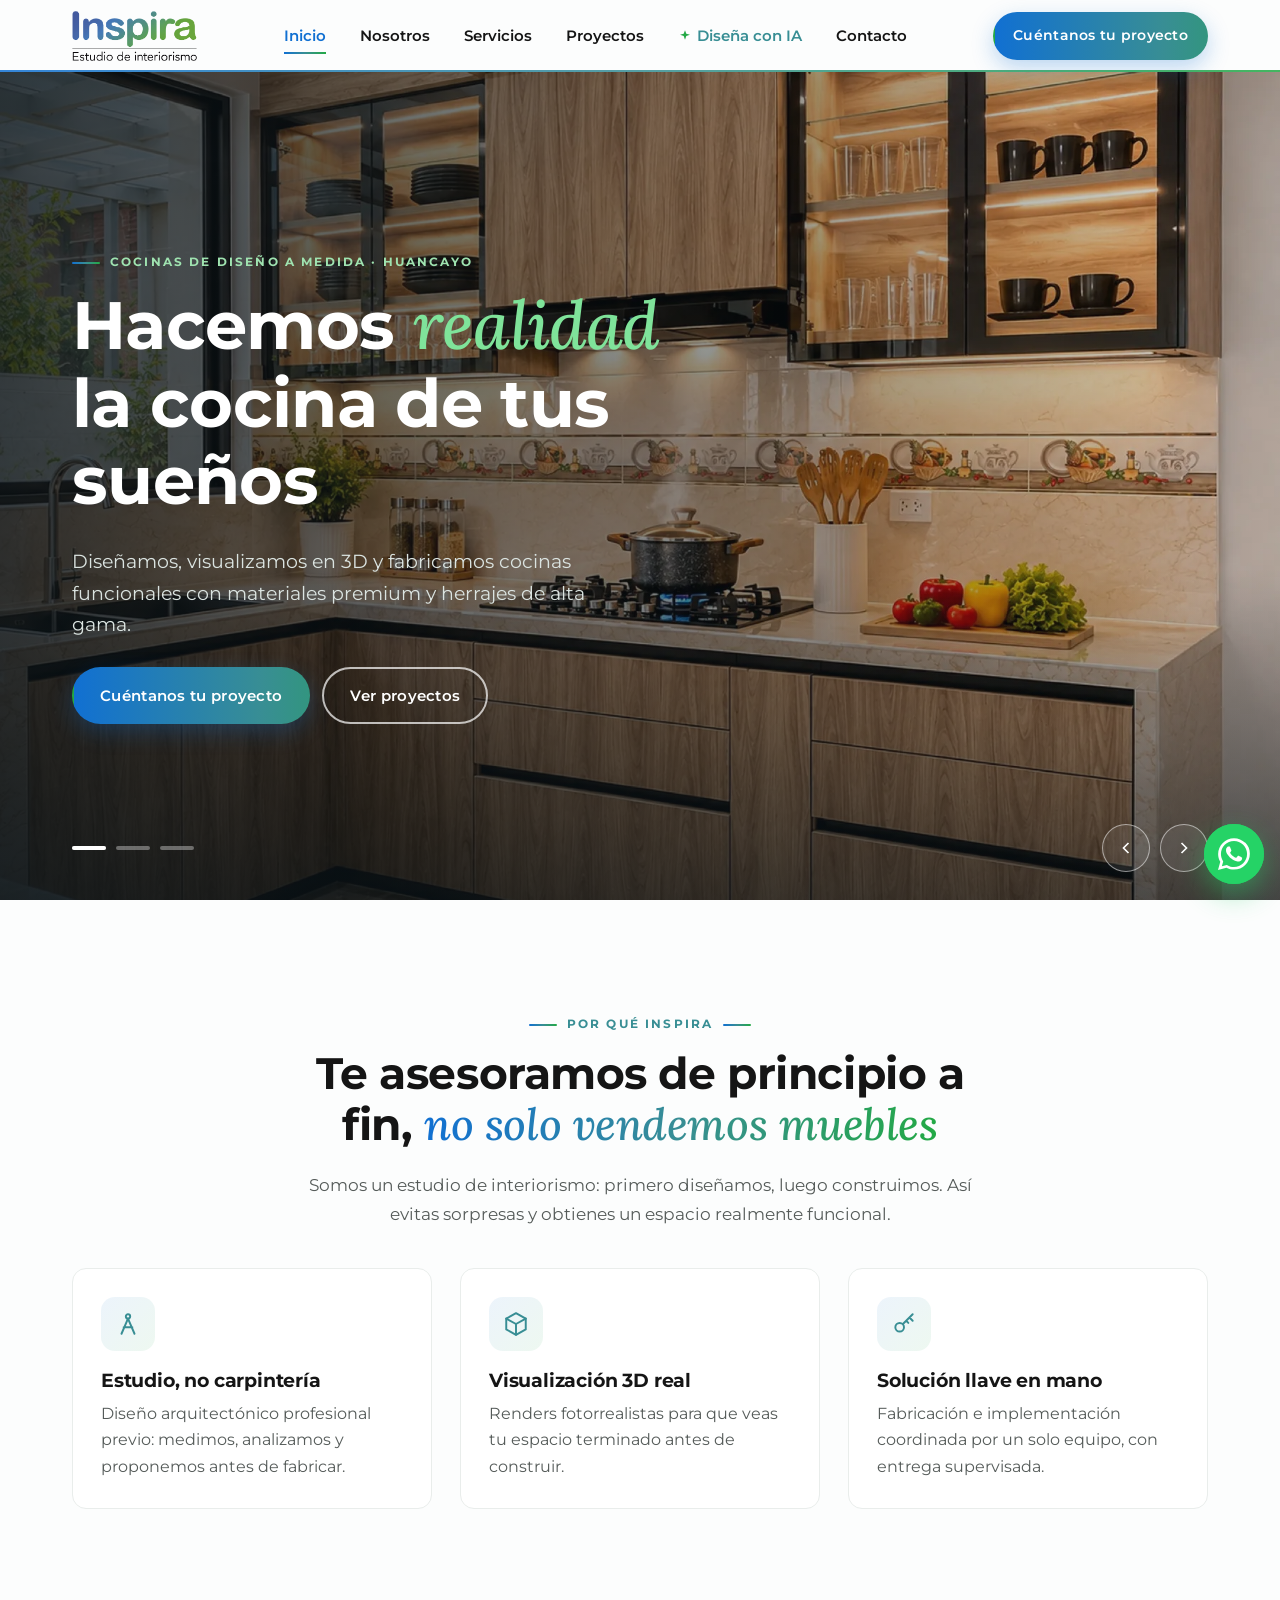
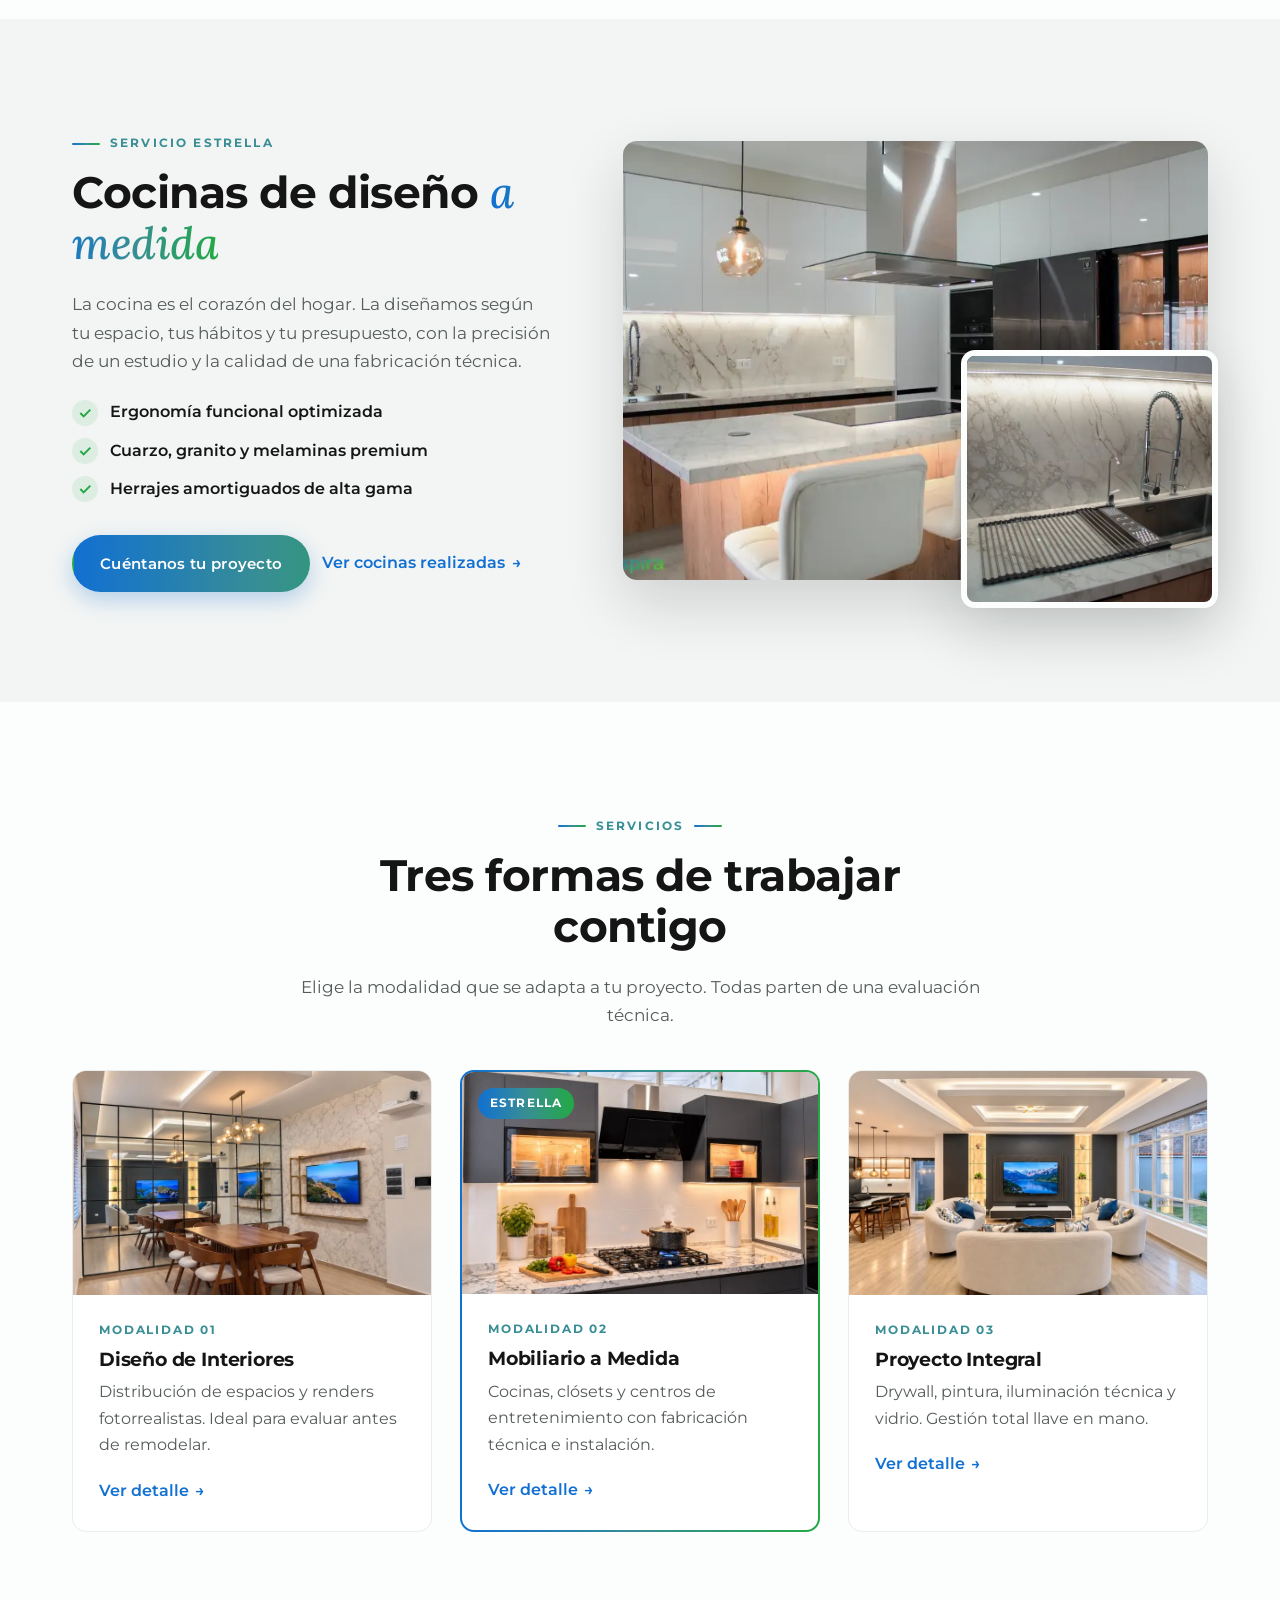
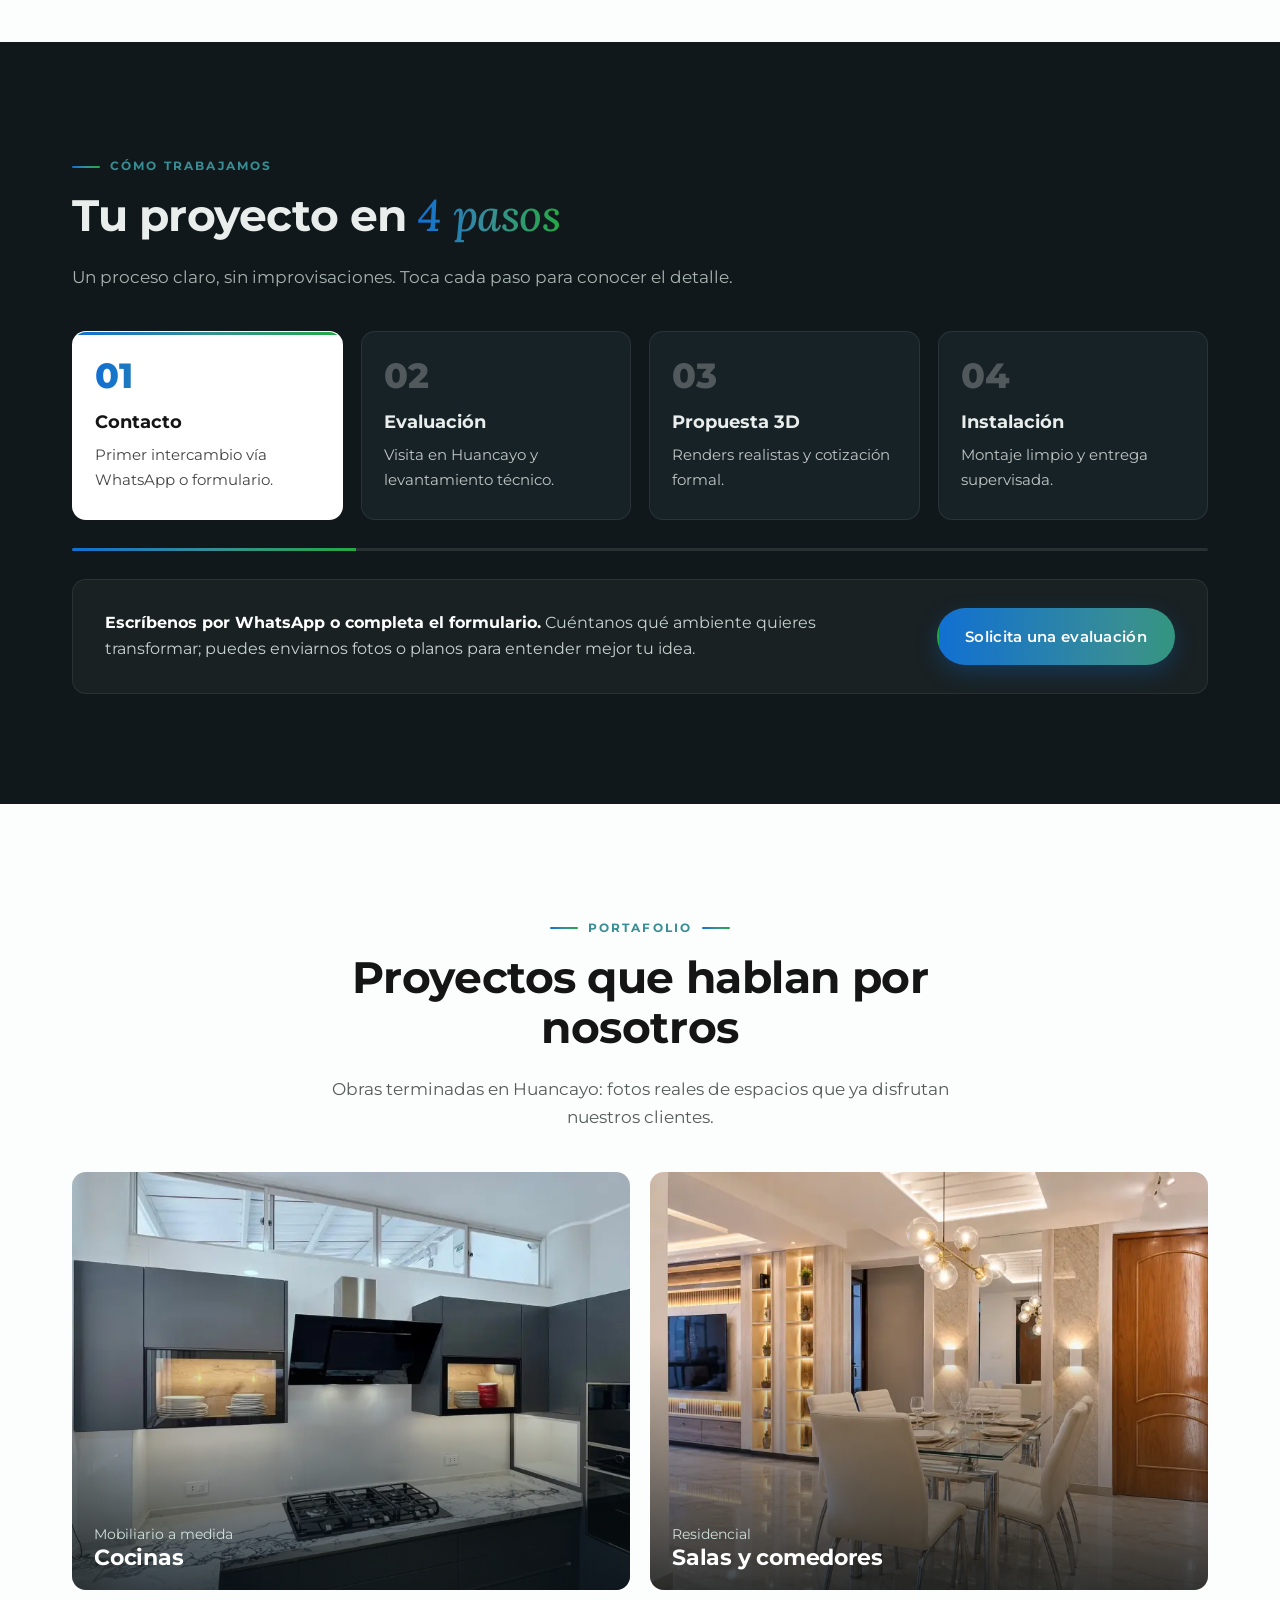
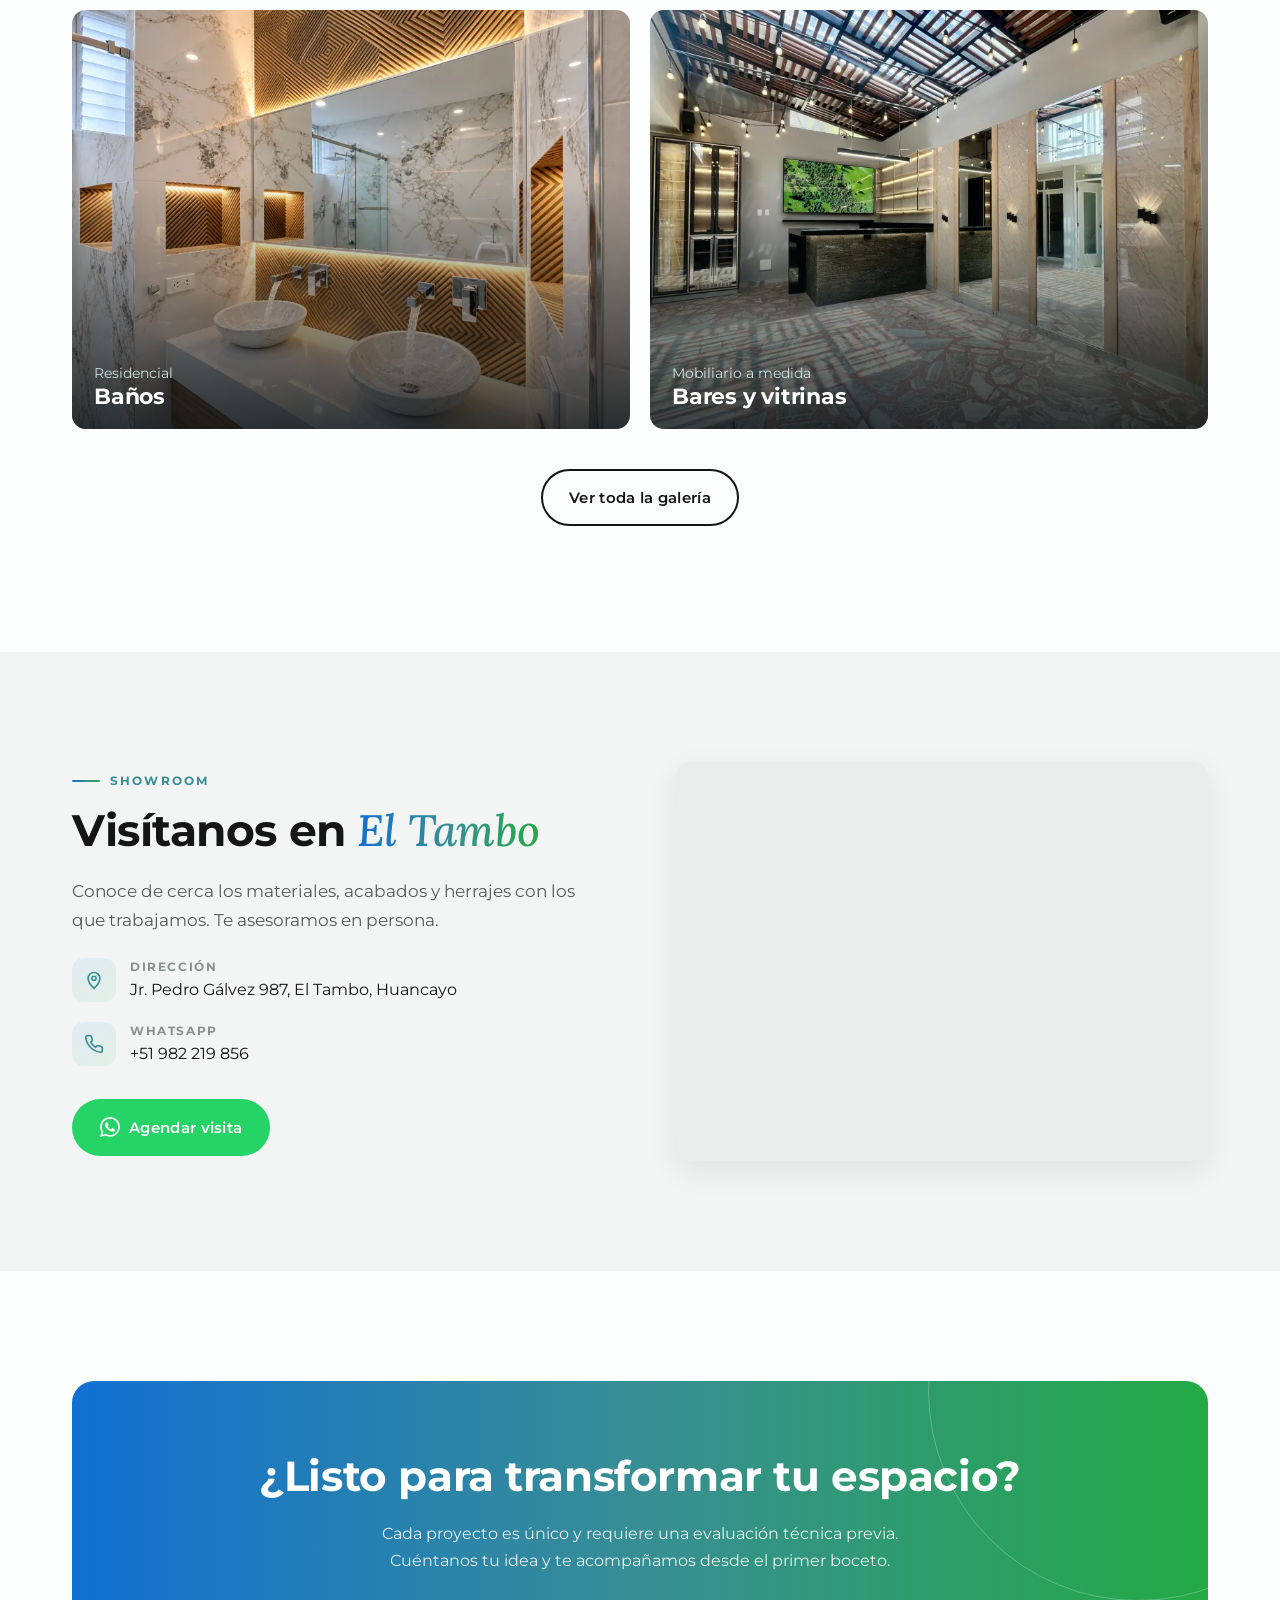
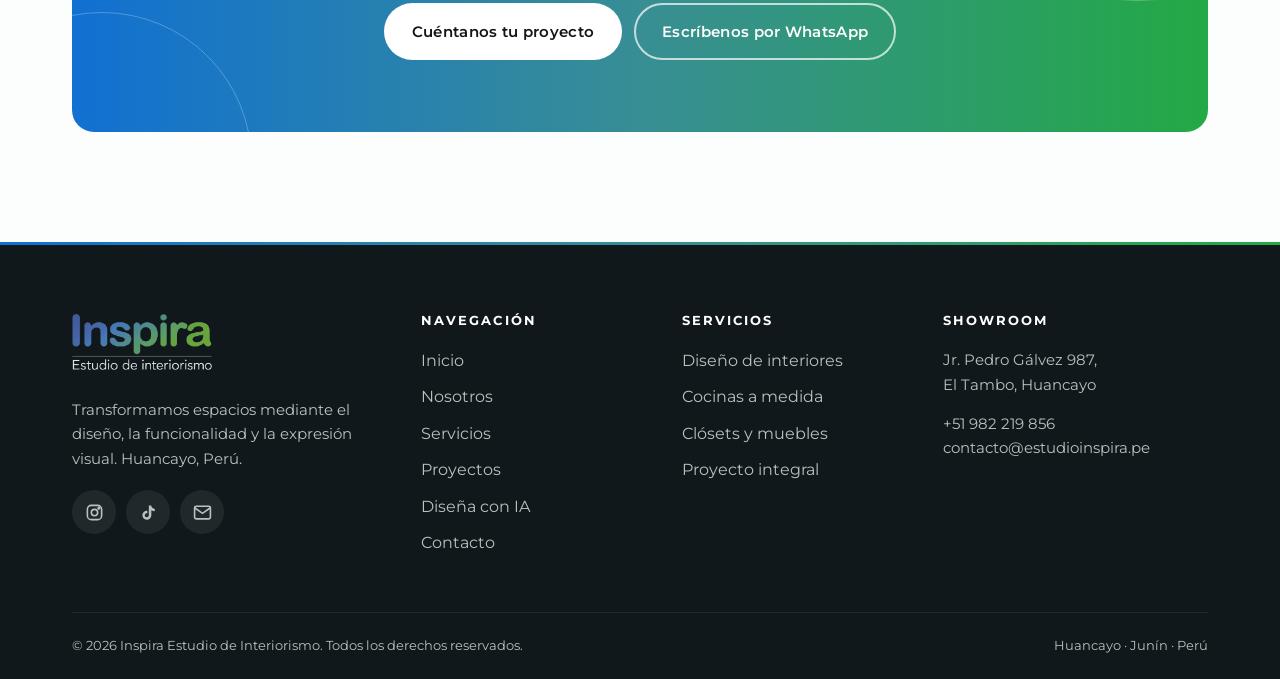
<file: index.html>
<!doctype html>
<html lang="es-PE">
<head>
  <meta charset="utf-8">
  <meta name="viewport" content="width=device-width, initial-scale=1, viewport-fit=cover">
  <title>Inspira Estudio de Interiorismo | Cocinas a medida en Huancayo</title>
  <meta name="description" content="Estudio de interiorismo en Huancayo. Diseñamos y fabricamos cocinas a medida, clósets y proyectos integrales con renders 3D antes de construir. Showroom en El Tambo.">
  <meta name="theme-color" content="#1170d2">
  <link rel="canonical" href="https://estudioinspira.pe/">
  <meta property="og:type" content="website">
  <meta property="og:locale" content="es_PE">
  <meta property="og:site_name" content="Inspira Estudio de Interiorismo">
  <meta property="og:title" content="Inspira | Hacemos realidad la cocina de tus sueños">
  <meta property="og:description" content="Diseño de interiores, cocinas y mobiliario a medida en Huancayo. Renders 3D y solución llave en mano.">
  <meta property="og:image" content="https://estudioinspira.pe/assets/img/coc-01.webp">
  <link rel="icon" href="assets/img/favicon-32.png" type="image/png" sizes="32x32">
  <link rel="icon" href="assets/img/favicon-192.png" type="image/png" sizes="192x192">
  <link rel="apple-touch-icon" href="assets/img/apple-touch-icon.png">

  <link rel="preconnect" href="https://fonts.googleapis.com">
  <link rel="preconnect" href="https://fonts.gstatic.com" crossorigin>
  <link href="https://fonts.googleapis.com/css2?family=Lora:ital,wght@1,500&family=Montserrat:wght@400;500;600;700;800&display=swap" rel="stylesheet">
  <link rel="preload" as="image" href="assets/img/coc-01.webp" type="image/webp">
  <link rel="stylesheet" href="assets/css/styles.css">

  <!-- Google Analytics 4: reemplazar G-XXXXXXXXXX por el ID real -->
  <script async src="https://www.googletagmanager.com/gtag/js?id=G-XXXXXXXXXX"></script>
  <script>window.dataLayer=window.dataLayer||[];function gtag(){dataLayer.push(arguments);}gtag('js',new Date());gtag('config','G-XXXXXXXXXX');</script>

  <script type="application/ld+json">
  {
    "@context": "https://schema.org",
    "@type": ["LocalBusiness", "HomeAndConstructionBusiness"],
    "@id": "https://estudioinspira.pe/#negocio",
    "name": "Inspira Estudio de Interiorismo",
    "description": "Estudio de interiorismo en Huancayo: diseño de interiores, cocinas y mobiliario a medida, proyectos integrales llave en mano.",
    "url": "https://estudioinspira.pe/",
    "image": "https://estudioinspira.pe/assets/img/coc-01.webp",
    "telephone": "+51982219856",
    "email": "contacto@estudioinspira.pe",
    "address": {
      "@type": "PostalAddress",
      "streetAddress": "Jr. Pedro Gálvez 987",
      "addressLocality": "El Tambo, Huancayo",
      "addressRegion": "Junín",
      "addressCountry": "PE"
    },
    "areaServed": ["Huancayo", "El Tambo", "Chilca", "Junín"],
    "sameAs": ["https://www.instagram.com/Inspira__estudio", "https://www.tiktok.com/@estudio.inspira"]
  }
  </script>
</head>
<body>
  <a class="skip-link" href="#main">Saltar al contenido</a>

  <!-- ===== Header ===== -->
  <header class="header">
    <div class="container header__inner">
      <a class="logo" href="index.html" aria-label="Inspira Estudio de Interiorismo — Inicio">
        <img class="logo__img" src="assets/img/logo.webp" alt="Inspira — Estudio de interiorismo" width="474" height="189">
      </a>
      <nav class="nav" aria-label="Principal">
        <ul class="nav__list">
          <li><a class="nav__link" href="index.html" aria-current="page">Inicio</a></li>
          <li><a class="nav__link" href="nosotros.html">Nosotros</a></li>
          <li><a class="nav__link" href="servicios.html">Servicios</a></li>
          <li><a class="nav__link" href="proyectos.html">Proyectos</a></li>
          <li><a class="nav__link nav__link--ia" href="disena-con-ia.html"><svg class="nav__spark" viewBox="0 0 24 24" fill="currentColor" aria-hidden="true"><path d="M12 2l2.2 6.3L20.5 10l-6.3 2.2L12 18.5l-2.2-6.3L3.5 10l6.3-1.7z"/></svg>Diseña con IA</a></li>
          <li><a class="nav__link" href="contacto.html">Contacto</a></li>
        </ul>
      </nav>
      <a class="btn btn--primary btn--sm header__cta" href="contacto.html">Cuéntanos tu proyecto</a>
      <button class="burger" type="button" aria-label="Abrir menú" aria-expanded="false" aria-controls="mobile-nav"><span></span></button>
    </div>
  </header>
  <nav class="mobile-nav" id="mobile-nav" aria-label="Menú móvil">
    <a class="m-link" href="index.html" aria-current="page">Inicio <span aria-hidden="true">→</span></a>
    <a class="m-link" href="nosotros.html">Nosotros <span aria-hidden="true">→</span></a>
    <a class="m-link" href="servicios.html">Servicios <span aria-hidden="true">→</span></a>
    <a class="m-link" href="proyectos.html">Proyectos <span aria-hidden="true">→</span></a>
    <a class="m-link m-link--ia" href="disena-con-ia.html"><span><svg class="nav__spark" viewBox="0 0 24 24" fill="currentColor" aria-hidden="true"><path d="M12 2l2.2 6.3L20.5 10l-6.3 2.2L12 18.5l-2.2-6.3L3.5 10l6.3-1.7z"/></svg>Diseña con IA</span> <span aria-hidden="true">→</span></a>
    <a class="m-link" href="contacto.html">Contacto <span aria-hidden="true">→</span></a>
    <a class="btn btn--primary btn--block" href="contacto.html">Cuéntanos tu proyecto</a>
    <div class="mobile-nav__info">Jr. Pedro Gálvez 987, El Tambo, Huancayo<br>+51 982 219 856</div>
  </nav>

  <main id="main">
    <!-- ===== Hero slider ===== -->
    <section class="hero" aria-roledescription="carrusel" aria-label="Proyectos destacados">
      <div class="hero__slide is-active">
        <img src="assets/img/coc-01.webp" srcset="assets/img/coc-01-sm.webp 800w, assets/img/coc-01.webp 1800w" sizes="100vw" alt="Cocina en L con muebles de madera y vitrinas iluminadas diseñada por Inspira" fetchpriority="high">
        <div class="hero__caption">
          <div class="container">
            <div class="hero__content">
              <span class="eyebrow">Cocinas de diseño a medida · Huancayo</span>
              <h1 class="hero__title">Hacemos <span class="accent">realidad</span> la cocina de tus sueños</h1>
              <p>Diseñamos, visualizamos en 3D y fabricamos cocinas funcionales con materiales premium y herrajes de alta gama.</p>
              <div class="hero__actions">
                <a class="btn btn--primary" href="contacto.html">Cuéntanos tu proyecto</a>
                <a class="btn btn--ghost-light" href="proyectos.html">Ver proyectos</a>
              </div>
            </div>
          </div>
        </div>
      </div>
      <div class="hero__slide" aria-hidden="true">
        <img data-src="assets/img/com-01.webp" alt="Comedor integrado a la cocina con isla de mármol y panel de madera" src="[data-uri]">
        <div class="hero__caption">
          <div class="container">
            <div class="hero__content">
              <span class="eyebrow">Diseño de interiores</span>
              <h2 class="hero__title">Diseñamos espacios que <span class="accent">inspiran</span></h2>
              <p>Distribución inteligente, iluminación técnica y acabados pensados para tu forma de vivir.</p>
              <div class="hero__actions">
                <a class="btn btn--primary" href="contacto.html">Solicita una evaluación</a>
                <a class="btn btn--ghost-light" href="servicios.html">Nuestros servicios</a>
              </div>
            </div>
          </div>
        </div>
      </div>
      <div class="hero__slide" aria-hidden="true">
        <img data-src="assets/img/coc-04.webp" alt="Cocina con lámparas colgantes de globos de vidrio" src="[data-uri]">
        <div class="hero__caption">
          <div class="container">
            <div class="hero__content">
              <span class="eyebrow">Solución llave en mano</span>
              <h2 class="hero__title">Del render 3D a la <span class="accent">instalación</span></h2>
              <p>Un solo equipo coordina diseño, fabricación y montaje. Tú solo disfrutas el resultado.</p>
              <div class="hero__actions">
                <a class="btn btn--primary" href="contacto.html">Cuéntanos tu proyecto</a>
                <a class="btn btn--ghost-light" href="nosotros.html">Conócenos</a>
              </div>
            </div>
          </div>
        </div>
      </div>
      <div class="hero__controls">
        <div class="container">
          <div class="hero__dots">
            <button class="hero__dot is-active" type="button" aria-label="Ir a la diapositiva 1"></button>
            <button class="hero__dot" type="button" aria-label="Ir a la diapositiva 2"></button>
            <button class="hero__dot" type="button" aria-label="Ir a la diapositiva 3"></button>
          </div>
          <div class="hero__arrows">
            <button class="hero__arrow hero__arrow--prev" type="button" aria-label="Anterior"><svg viewBox="0 0 24 24" fill="none" stroke="currentColor" stroke-width="2"><path d="M15 18l-6-6 6-6"/></svg></button>
            <button class="hero__arrow hero__arrow--next" type="button" aria-label="Siguiente"><svg viewBox="0 0 24 24" fill="none" stroke="currentColor" stroke-width="2"><path d="M9 18l6-6-6-6"/></svg></button>
          </div>
        </div>
      </div>
    </section>

    <!-- ===== Posicionamiento ===== -->
    <section class="section">
      <div class="container">
        <div class="section-head center reveal">
          <span class="eyebrow">Por qué Inspira</span>
          <h2 class="section-title">Te asesoramos de principio a fin, <span class="accent text-grad">no solo vendemos muebles</span></h2>
          <p class="lead">Somos un estudio de interiorismo: primero diseñamos, luego construimos. Así evitas sorpresas y obtienes un espacio realmente funcional.</p>
        </div>
        <div class="grid grid-3">
          <article class="card reveal">
            <div class="icon-box"><svg viewBox="0 0 24 24" fill="none" stroke="currentColor" stroke-width="1.8" stroke-linecap="round" stroke-linejoin="round"><circle cx="12" cy="5" r="2"/><path d="M12 7l-6 14M12 7l6 14M8 15h8"/></svg></div>
            <h3>Estudio, no carpintería</h3>
            <p>Diseño arquitectónico profesional previo: medimos, analizamos y proponemos antes de fabricar.</p>
          </article>
          <article class="card reveal" data-delay="1">
            <div class="icon-box"><svg viewBox="0 0 24 24" fill="none" stroke="currentColor" stroke-width="1.8" stroke-linecap="round" stroke-linejoin="round"><path d="M12 2l9 5v10l-9 5-9-5V7z"/><path d="M12 22V12M21 7l-9 5-9-5"/></svg></div>
            <h3>Visualización 3D real</h3>
            <p>Renders fotorrealistas para que veas tu espacio terminado antes de construir.</p>
          </article>
          <article class="card reveal" data-delay="2">
            <div class="icon-box"><svg viewBox="0 0 24 24" fill="none" stroke="currentColor" stroke-width="1.8" stroke-linecap="round" stroke-linejoin="round"><circle cx="8" cy="15" r="4"/><path d="M11 12l9-9M17 6l3 3M14 9l2 2"/></svg></div>
            <h3>Solución llave en mano</h3>
            <p>Fabricación e implementación coordinada por un solo equipo, con entrega supervisada.</p>
          </article>
        </div>
      </div>
    </section>

    <!-- ===== Cocinas estrella ===== -->
    <section class="section section--gray" id="cocinas">
      <div class="container split split--wide-media">
        <div class="reveal">
          <span class="eyebrow">Servicio estrella</span>
          <h2 class="section-title">Cocinas de diseño <span class="accent text-grad">a medida</span></h2>
          <p class="lead">La cocina es el corazón del hogar. La diseñamos según tu espacio, tus hábitos y tu presupuesto, con la precisión de un estudio y la calidad de una fabricación técnica.</p>
          <ul class="checklist">
            <li><svg viewBox="0 0 24 24" fill="none" stroke="currentColor" stroke-width="3"><path d="M5 12l5 5L20 7"/></svg>Ergonomía funcional optimizada</li>
            <li><svg viewBox="0 0 24 24" fill="none" stroke="currentColor" stroke-width="3"><path d="M5 12l5 5L20 7"/></svg>Cuarzo, granito y melaminas premium</li>
            <li><svg viewBox="0 0 24 24" fill="none" stroke="currentColor" stroke-width="3"><path d="M5 12l5 5L20 7"/></svg>Herrajes amortiguados de alta gama</li>
          </ul>
          <div class="hero__actions">
            <a class="btn btn--primary" href="contacto.html">Cuéntanos tu proyecto</a>
            <a class="link-arrow" href="proyectos.html#cocinas">Ver cocinas realizadas</a>
          </div>
        </div>
        <div class="feature-media reveal" data-delay="1">
          <div class="feature-media__main">
            <img src="assets/img/coc-03-sm.webp" srcset="assets/img/coc-03-sm.webp 800w, assets/img/coc-03.webp 1800w" sizes="(min-width: 992px) 600px, 100vw" alt="Cocina con isla blanca, banquetas y campana de acero" loading="lazy" width="800" height="544">
          </div>
          <div class="feature-media__float">
            <img src="assets/img/coc-10-sm.webp" alt="Detalle de lavadero con grifería de diseño y mesada tipo mármol" loading="lazy" width="800" height="533">
          </div>
        </div>
      </div>
    </section>

    <!-- ===== Modalidades ===== -->
    <section class="section">
      <div class="container">
        <div class="section-head center reveal">
          <span class="eyebrow">Servicios</span>
          <h2 class="section-title">Tres formas de trabajar contigo</h2>
          <p class="lead">Elige la modalidad que se adapta a tu proyecto. Todas parten de una evaluación técnica.</p>
        </div>
        <div class="grid grid-3">
          <article class="card service reveal">
            <div class="service__media"><img src="assets/img/com-03-sm.webp" alt="Comedor con cielo raso iluminado y muro de espejo" loading="lazy" width="800" height="600"></div>
            <div class="service__body">
              <span class="service__kicker">Modalidad 01</span>
              <h3>Diseño de Interiores</h3>
              <p>Distribución de espacios y renders fotorrealistas. Ideal para evaluar antes de remodelar.</p>
              <a class="link-arrow" href="servicios.html#diseno" style="margin-top:1.2rem">Ver detalle</a>
            </div>
          </article>
          <article class="card service service--star reveal" data-delay="1">
            <span class="badge">Estrella</span>
            <div class="service__media"><img src="assets/img/coc-02-sm.webp" alt="Cocina moderna con muebles grafito y vitrinas iluminadas" loading="lazy" width="800" height="600"></div>
            <div class="service__body">
              <span class="service__kicker">Modalidad 02</span>
              <h3>Mobiliario a Medida</h3>
              <p>Cocinas, clósets y centros de entretenimiento con fabricación técnica e instalación.</p>
              <a class="link-arrow" href="servicios.html#mobiliario" style="margin-top:1.2rem">Ver detalle</a>
            </div>
          </article>
          <article class="card service reveal" data-delay="2">
            <div class="service__media"><img src="assets/img/sal-01-sm.webp" alt="Sala con cielo raso iluminado y muro de TV" loading="lazy" width="800" height="600"></div>
            <div class="service__body">
              <span class="service__kicker">Modalidad 03</span>
              <h3>Proyecto Integral</h3>
              <p>Drywall, pintura, iluminación técnica y vidrio. Gestión total llave en mano.</p>
              <a class="link-arrow" href="servicios.html#integral" style="margin-top:1.2rem">Ver detalle</a>
            </div>
          </article>
        </div>
      </div>
    </section>

    <!-- ===== 4 pasos ===== -->
    <section class="section section--dark">
      <div class="container" data-steps>
        <div class="section-head reveal">
          <span class="eyebrow">Cómo trabajamos</span>
          <h2 class="section-title">Tu proyecto en <span class="accent text-grad">4 pasos</span></h2>
          <p class="lead">Un proceso claro, sin improvisaciones. Toca cada paso para conocer el detalle.</p>
        </div>
        <div class="steps" role="tablist" aria-label="Pasos del proceso">
          <button class="step" type="button" role="tab" data-detail="<strong>Escríbenos por WhatsApp o completa el formulario.</strong> Cuéntanos qué ambiente quieres transformar; puedes enviarnos fotos o planos para entender mejor tu idea.">
            <span class="step__num">01</span><span class="step__title">Contacto</span><span class="step__text">Primer intercambio vía WhatsApp o formulario.</span>
          </button>
          <button class="step" type="button" role="tab" data-detail="<strong>Visitamos tu espacio en Huancayo.</strong> Hacemos el levantamiento técnico: medidas, instalaciones existentes, iluminación y necesidades de uso.">
            <span class="step__num">02</span><span class="step__title">Evaluación</span><span class="step__text">Visita en Huancayo y levantamiento técnico.</span>
          </button>
          <button class="step" type="button" role="tab" data-detail="<strong>Te presentamos renders realistas y una cotización formal.</strong> Ajustamos materiales, colores y distribución hasta que el diseño sea exactamente lo que buscas.">
            <span class="step__num">03</span><span class="step__title">Propuesta 3D</span><span class="step__text">Renders realistas y cotización formal.</span>
          </button>
          <button class="step" type="button" role="tab" data-detail="<strong>Fabricamos e instalamos con montaje limpio.</strong> Nuestro equipo supervisa cada detalle hasta la entrega final de tu espacio.">
            <span class="step__num">04</span><span class="step__title">Instalación</span><span class="step__text">Montaje limpio y entrega supervisada.</span>
          </button>
        </div>
        <div class="steps-progress" aria-hidden="true"><span></span></div>
        <div class="step-detail">
          <p data-step-detail aria-live="polite"></p>
          <a class="btn btn--primary" href="contacto.html">Solicita una evaluación</a>
        </div>
      </div>
    </section>

    <!-- ===== Proyectos destacados ===== -->
    <section class="section">
      <div class="container">
        <div class="section-head center reveal">
          <span class="eyebrow">Portafolio</span>
          <h2 class="section-title">Proyectos que hablan por nosotros</h2>
          <p class="lead">Obras terminadas en Huancayo: fotos reales de espacios que ya disfrutan nuestros clientes.</p>
        </div>
        <div class="grid grid-2">
          <a class="collection reveal" href="proyectos.html#cocinas">
            <img src="assets/img/coc-06-sm.webp" alt="Cocina moderna con campana negra y vitrinas" loading="lazy" width="800" height="600">
            <div class="collection__info"><div><small>Mobiliario a medida</small><h3>Cocinas</h3></div><span class="collection__go" aria-hidden="true">→</span></div>
          </a>
          <a class="collection reveal" data-delay="1" href="proyectos.html#residencial">
            <img src="assets/img/com-04-sm.webp" alt="Comedor con mesa de vidrio y nichos iluminados" loading="lazy" width="800" height="600">
            <div class="collection__info"><div><small>Residencial</small><h3>Salas y comedores</h3></div><span class="collection__go" aria-hidden="true">→</span></div>
          </a>
          <a class="collection reveal" href="proyectos.html#residencial">
            <img src="assets/img/ban-01-sm.webp" alt="Baño con doble lavatorio, mármol y panel de madera" loading="lazy" width="800" height="600">
            <div class="collection__info"><div><small>Residencial</small><h3>Baños</h3></div><span class="collection__go" aria-hidden="true">→</span></div>
          </a>
          <a class="collection reveal" data-delay="1" href="proyectos.html#residencial">
            <img src="assets/img/bar-4-sm.webp" alt="Bar con vitrinas iluminadas y techo de madera" loading="lazy" width="800" height="600">
            <div class="collection__info"><div><small>Mobiliario a medida</small><h3>Bares y vitrinas</h3></div><span class="collection__go" aria-hidden="true">→</span></div>
          </a>
        </div>
        <p style="text-align:center;margin-top:2.5rem"><a class="btn btn--outline" href="proyectos.html">Ver toda la galería</a></p>
      </div>
    </section>

    <!-- ===== Showroom ===== -->
    <section class="section section--gray">
      <div class="container split">
        <div class="reveal">
          <span class="eyebrow">Showroom</span>
          <h2 class="section-title">Visítanos en <span class="accent text-grad">El Tambo</span></h2>
          <p class="lead">Conoce de cerca los materiales, acabados y herrajes con los que trabajamos. Te asesoramos en persona.</p>
          <ul class="info-list">
            <li><span class="icon-box"><svg viewBox="0 0 24 24" fill="none" stroke="currentColor" stroke-width="2"><path d="M12 22s7-6.2 7-12a7 7 0 10-14 0c0 5.8 7 12 7 12z"/><circle cx="12" cy="10" r="2.5"/></svg></span><div><small>Dirección</small>Jr. Pedro Gálvez 987, El Tambo, Huancayo</div></li>
            <li><span class="icon-box"><svg viewBox="0 0 24 24" fill="none" stroke="currentColor" stroke-width="2"><path d="M22 16.9v3a2 2 0 01-2.2 2 19.8 19.8 0 01-8.6-3.1 19.5 19.5 0 01-6-6A19.8 19.8 0 012.1 4.2 2 2 0 014.1 2h3a2 2 0 012 1.7c.1.9.4 1.8.7 2.7a2 2 0 01-.5 2.1L8 9.8a16 16 0 006 6l1.3-1.3a2 2 0 012.1-.4c.9.3 1.8.6 2.7.7a2 2 0 011.7 2z"/></svg></span><div><small>WhatsApp</small><a href="#" data-wa data-wa-loc="home_showroom">+51 982 219 856</a></div></li>
          </ul>
          <a class="btn btn--wa" href="#" data-wa="Hola Inspira 👋, quisiera agendar una visita al showroom de El Tambo." data-wa-loc="home_showroom_btn">
            <svg viewBox="0 0 24 24" fill="currentColor"><path d="M17.5 14.4c-.3-.1-1.8-.9-2-1-.3-.1-.5-.1-.7.1-.2.3-.8 1-.9 1.2-.2.2-.3.2-.6.1-.3-.1-1.3-.5-2.4-1.5-.9-.8-1.5-1.8-1.7-2.1-.2-.3 0-.5.1-.6l.4-.5c.2-.2.2-.3.3-.5.1-.2 0-.4 0-.5l-.9-2.2c-.2-.6-.5-.5-.7-.5h-.6c-.2 0-.5.1-.8.4-.3.3-1 1-1 2.5s1.1 2.9 1.2 3.1c.1.2 2.1 3.2 5.1 4.5.7.3 1.3.5 1.7.6.7.2 1.4.2 1.9.1.6-.1 1.8-.7 2-1.4.2-.7.2-1.3.2-1.4-.1-.2-.3-.3-.6-.4zM12 21.8c-1.8 0-3.5-.5-5-1.4l-.4-.2-3.7 1 1-3.6-.2-.4C2.7 15.6 2.2 13.8 2.2 12 2.2 6.6 6.6 2.2 12 2.2c2.6 0 5.1 1 6.9 2.9 1.8 1.8 2.9 4.3 2.9 6.9 0 5.4-4.4 9.8-9.8 9.8zm8.4-18.2C18.1 1.3 15.2.1 12 .1 5.5.1.1 5.4.1 12c0 2.1.5 4.1 1.6 5.9L0 24l6.3-1.7c1.7.9 3.7 1.4 5.7 1.4 6.6 0 11.9-5.3 11.9-11.9 0-3.2-1.2-6.2-3.5-8.4z"/></svg>
            Agendar visita
          </a>
        </div>
        <div class="map reveal" data-delay="1">
          <iframe title="Mapa del showroom de Inspira en El Tambo, Huancayo" src="https://www.google.com/maps?q=Jr.+Pedro+G%C3%A1lvez+987,+El+Tambo,+Huancayo,+Per%C3%BA&output=embed" loading="lazy" referrerpolicy="no-referrer-when-downgrade"></iframe>
        </div>
      </div>
    </section>

    <!-- ===== CTA ===== -->
    <section class="section">
      <div class="container">
        <div class="cta-band reveal">
          <h2>¿Listo para transformar tu espacio?</h2>
          <p>Cada proyecto es único y requiere una evaluación técnica previa. Cuéntanos tu idea y te acompañamos desde el primer boceto.</p>
          <div class="cta-band__actions">
            <a class="btn btn--light" href="contacto.html">Cuéntanos tu proyecto</a>
            <a class="btn btn--ghost-light" href="#" data-wa data-wa-loc="home_cta">Escríbenos por WhatsApp</a>
          </div>
        </div>
      </div>
    </section>
  </main>

  <!-- ===== Footer ===== -->
  <footer class="footer">
    <div class="container">
      <div class="footer__grid">
        <div>
          <a class="logo logo--light" href="index.html" aria-label="Inspira — Inicio"><img class="logo__img" src="assets/img/logo-light.webp" alt="Inspira — Estudio de interiorismo" width="474" height="189"></a>
          <p style="margin-top:1.2rem">Transformamos espacios mediante el diseño, la funcionalidad y la expresión visual. Huancayo, Perú.</p>
          <div class="socials">
            <a href="https://www.instagram.com/Inspira__estudio" target="_blank" rel="noopener" aria-label="Instagram"><svg viewBox="0 0 24 24" fill="none" stroke="currentColor" stroke-width="2"><rect x="3" y="3" width="18" height="18" rx="5"/><circle cx="12" cy="12" r="4"/><circle cx="17.5" cy="6.5" r="1" fill="currentColor"/></svg></a>
            <a href="https://www.tiktok.com/@estudio.inspira" target="_blank" rel="noopener" aria-label="TikTok"><svg viewBox="0 0 24 24" fill="currentColor"><path d="M16.6 5.8A4.3 4.3 0 0115.5 3h-3.1v12.4a2.6 2.6 0 11-2.6-2.6c.3 0 .5 0 .8.1V9.7a5.7 5.7 0 105 5.7V9a7.4 7.4 0 004.3 1.4V7.3s-1.9.1-3.3-1.5z"/></svg></a>
            <a href="mailto:contacto@estudioinspira.pe" aria-label="Correo electrónico"><svg viewBox="0 0 24 24" fill="none" stroke="currentColor" stroke-width="2"><rect x="2" y="4" width="20" height="16" rx="2"/><path d="M22 6l-10 7L2 6"/></svg></a>
          </div>
        </div>
        <div>
          <h4>Navegación</h4>
          <ul class="footer__links">
            <li><a href="index.html">Inicio</a></li>
            <li><a href="nosotros.html">Nosotros</a></li>
            <li><a href="servicios.html">Servicios</a></li>
            <li><a href="proyectos.html">Proyectos</a></li>
            <li><a href="disena-con-ia.html">Diseña con IA</a></li>
            <li><a href="contacto.html">Contacto</a></li>
          </ul>
        </div>
        <div>
          <h4>Servicios</h4>
          <ul class="footer__links">
            <li><a href="servicios.html#diseno">Diseño de interiores</a></li>
            <li><a href="servicios.html#mobiliario">Cocinas a medida</a></li>
            <li><a href="servicios.html#mobiliario">Clósets y muebles</a></li>
            <li><a href="servicios.html#integral">Proyecto integral</a></li>
          </ul>
        </div>
        <div>
          <h4>Showroom</h4>
          <p>Jr. Pedro Gálvez 987,<br>El Tambo, Huancayo</p>
          <p><a href="#" data-wa data-wa-loc="footer">+51 982 219 856</a><br><a href="mailto:contacto@estudioinspira.pe">contacto@estudioinspira.pe</a></p>
        </div>
      </div>
      <div class="footer__bottom">
        <span>© <span data-year>2026</span> Inspira Estudio de Interiorismo. Todos los derechos reservados.</span>
        <span>Huancayo · Junín · Perú</span>
      </div>
    </div>
  </footer>

  <a class="wa-float" href="#" data-wa data-wa-loc="float" aria-label="Escríbenos por WhatsApp">
    <span class="wa-float__tip">¿Hablamos de tu proyecto?</span>
    <svg viewBox="0 0 24 24" fill="currentColor"><path d="M17.5 14.4c-.3-.1-1.8-.9-2-1-.3-.1-.5-.1-.7.1-.2.3-.8 1-.9 1.2-.2.2-.3.2-.6.1-.3-.1-1.3-.5-2.4-1.5-.9-.8-1.5-1.8-1.7-2.1-.2-.3 0-.5.1-.6l.4-.5c.2-.2.2-.3.3-.5.1-.2 0-.4 0-.5l-.9-2.2c-.2-.6-.5-.5-.7-.5h-.6c-.2 0-.5.1-.8.4-.3.3-1 1-1 2.5s1.1 2.9 1.2 3.1c.1.2 2.1 3.2 5.1 4.5.7.3 1.3.5 1.7.6.7.2 1.4.2 1.9.1.6-.1 1.8-.7 2-1.4.2-.7.2-1.3.2-1.4-.1-.2-.3-.3-.6-.4zM12 21.8c-1.8 0-3.5-.5-5-1.4l-.4-.2-3.7 1 1-3.6-.2-.4C2.7 15.6 2.2 13.8 2.2 12 2.2 6.6 6.6 2.2 12 2.2c2.6 0 5.1 1 6.9 2.9 1.8 1.8 2.9 4.3 2.9 6.9 0 5.4-4.4 9.8-9.8 9.8zm8.4-18.2C18.1 1.3 15.2.1 12 .1 5.5.1.1 5.4.1 12c0 2.1.5 4.1 1.6 5.9L0 24l6.3-1.7c1.7.9 3.7 1.4 5.7 1.4 6.6 0 11.9-5.3 11.9-11.9 0-3.2-1.2-6.2-3.5-8.4z"/></svg>
  </a>

  <script src="assets/js/main.js" defer></script>
</body>
</html>
</file>
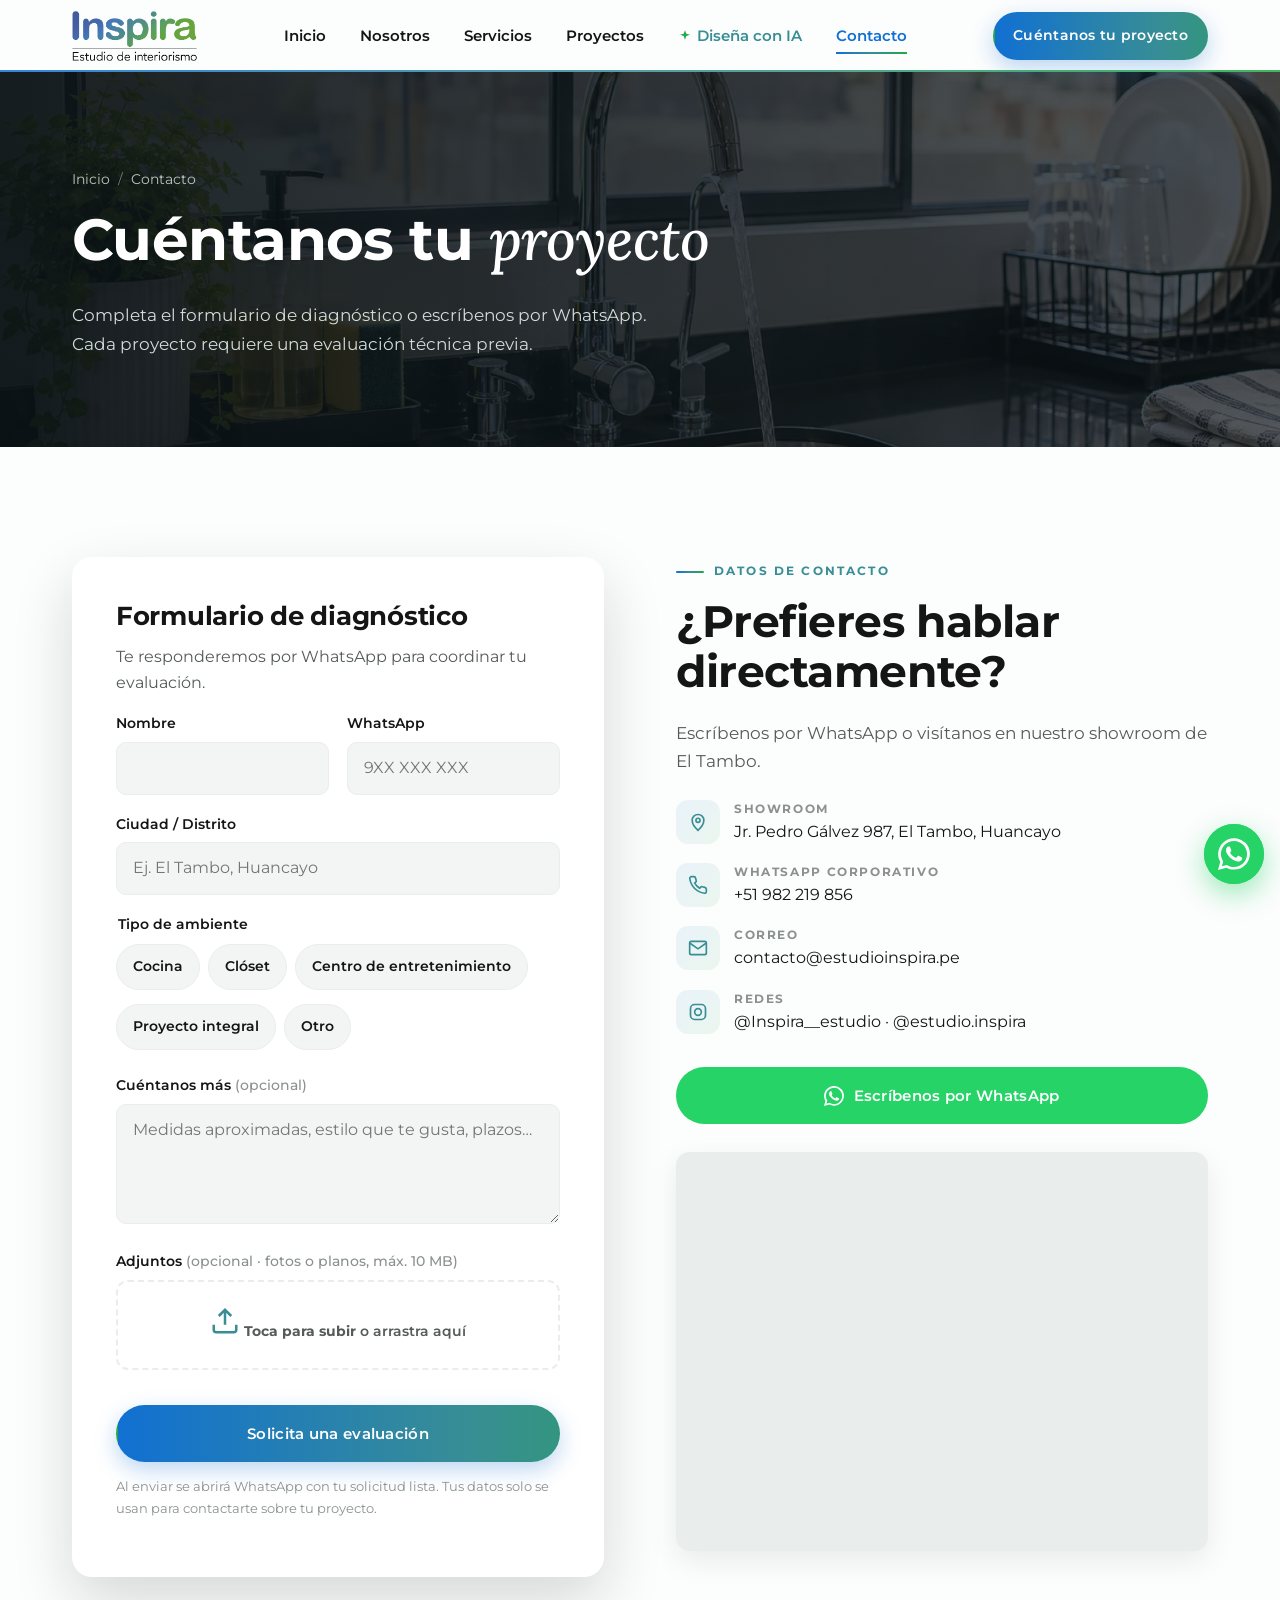
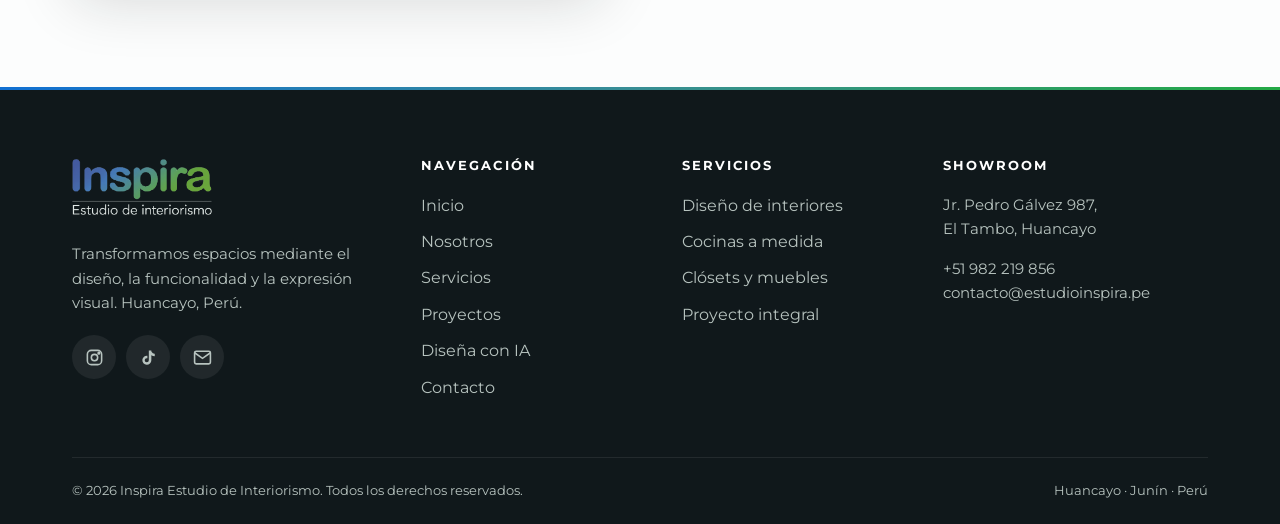
<file: contacto.html>
<!doctype html>
<html lang="es-PE">
<head>
  <meta charset="utf-8">
  <meta name="viewport" content="width=device-width, initial-scale=1, viewport-fit=cover">
  <title>Contacto | Solicita una evaluación · Inspira Huancayo</title>
  <meta name="description" content="Cuéntanos tu proyecto: formulario de diagnóstico, WhatsApp +51 982 219 856 y showroom en Jr. Pedro Gálvez 987, El Tambo, Huancayo.">
  <meta name="theme-color" content="#1170d2">
  <link rel="canonical" href="https://estudioinspira.pe/contacto.html">
  <meta property="og:type" content="website">
  <meta property="og:locale" content="es_PE">
  <meta property="og:site_name" content="Inspira Estudio de Interiorismo">
  <meta property="og:title" content="Contacto | Solicita una evaluación · Inspira Huancayo">
  <meta property="og:description" content="Cuéntanos tu proyecto: formulario de diagnóstico, WhatsApp +51 982 219 856 y showroom en Jr. Pedro Gálvez 987, El Tambo, Huancayo.">
  <meta property="og:image" content="https://estudioinspira.pe/assets/img/coc-01.webp">
  <link rel="icon" href="assets/img/favicon-32.png" type="image/png" sizes="32x32">
  <link rel="icon" href="assets/img/favicon-192.png" type="image/png" sizes="192x192">
  <link rel="apple-touch-icon" href="assets/img/apple-touch-icon.png">

  <link rel="preconnect" href="https://fonts.googleapis.com">
  <link rel="preconnect" href="https://fonts.gstatic.com" crossorigin>
  <link href="https://fonts.googleapis.com/css2?family=Lora:ital,wght@1,500&family=Montserrat:wght@400;500;600;700;800&display=swap" rel="stylesheet">
  <link rel="stylesheet" href="assets/css/styles.css">

  <!-- Google Analytics 4: reemplazar G-XXXXXXXXXX por el ID real -->
  <script async src="https://www.googletagmanager.com/gtag/js?id=G-XXXXXXXXXX"></script>
  <script>window.dataLayer=window.dataLayer||[];function gtag(){dataLayer.push(arguments);}gtag('js',new Date());gtag('config','G-XXXXXXXXXX');</script>

  <script type="application/ld+json">
  {
    "@context": "https://schema.org",
    "@type": ["LocalBusiness", "HomeAndConstructionBusiness"],
    "@id": "https://estudioinspira.pe/#negocio",
    "name": "Inspira Estudio de Interiorismo",
    "description": "Estudio de interiorismo en Huancayo: diseño de interiores, cocinas y mobiliario a medida, proyectos integrales llave en mano.",
    "url": "https://estudioinspira.pe/",
    "image": "https://estudioinspira.pe/assets/img/coc-01.webp",
    "telephone": "+51982219856",
    "email": "contacto@estudioinspira.pe",
    "address": {
      "@type": "PostalAddress",
      "streetAddress": "Jr. Pedro Gálvez 987",
      "addressLocality": "El Tambo, Huancayo",
      "addressRegion": "Junín",
      "addressCountry": "PE"
    },
    "areaServed": ["Huancayo", "El Tambo", "Chilca", "Junín"],
    "sameAs": ["https://www.instagram.com/Inspira__estudio", "https://www.tiktok.com/@estudio.inspira"]
  }
  </script>
</head>
<body>
  <a class="skip-link" href="#main">Saltar al contenido</a>

  <!-- ===== Header ===== -->
  <header class="header">
    <div class="container header__inner">
      <a class="logo" href="index.html" aria-label="Inspira Estudio de Interiorismo — Inicio">
        <img class="logo__img" src="assets/img/logo.webp" alt="Inspira — Estudio de interiorismo" width="474" height="189">
      </a>
      <nav class="nav" aria-label="Principal">
        <ul class="nav__list">
          <li><a class="nav__link" href="index.html">Inicio</a></li>
          <li><a class="nav__link" href="nosotros.html">Nosotros</a></li>
          <li><a class="nav__link" href="servicios.html">Servicios</a></li>
          <li><a class="nav__link" href="proyectos.html">Proyectos</a></li>
          <li><a class="nav__link nav__link--ia" href="disena-con-ia.html"><svg class="nav__spark" viewBox="0 0 24 24" fill="currentColor" aria-hidden="true"><path d="M12 2l2.2 6.3L20.5 10l-6.3 2.2L12 18.5l-2.2-6.3L3.5 10l6.3-1.7z"/></svg>Diseña con IA</a></li>
          <li><a class="nav__link" href="contacto.html" aria-current="page">Contacto</a></li>
        </ul>
      </nav>
      <a class="btn btn--primary btn--sm header__cta" href="contacto.html">Cuéntanos tu proyecto</a>
      <button class="burger" type="button" aria-label="Abrir menú" aria-expanded="false" aria-controls="mobile-nav"><span></span></button>
    </div>
  </header>
  <nav class="mobile-nav" id="mobile-nav" aria-label="Menú móvil">
    <a class="m-link" href="index.html">Inicio <span aria-hidden="true">→</span></a>
    <a class="m-link" href="nosotros.html">Nosotros <span aria-hidden="true">→</span></a>
    <a class="m-link" href="servicios.html">Servicios <span aria-hidden="true">→</span></a>
    <a class="m-link" href="proyectos.html">Proyectos <span aria-hidden="true">→</span></a>
    <a class="m-link m-link--ia" href="disena-con-ia.html"><span><svg class="nav__spark" viewBox="0 0 24 24" fill="currentColor" aria-hidden="true"><path d="M12 2l2.2 6.3L20.5 10l-6.3 2.2L12 18.5l-2.2-6.3L3.5 10l6.3-1.7z"/></svg>Diseña con IA</span> <span aria-hidden="true">→</span></a>
    <a class="m-link" href="contacto.html" aria-current="page">Contacto <span aria-hidden="true">→</span></a>
    <a class="btn btn--primary btn--block" href="contacto.html">Cuéntanos tu proyecto</a>
    <div class="mobile-nav__info">Jr. Pedro Gálvez 987, El Tambo, Huancayo<br>+51 982 219 856</div>
  </nav>

  <main id="main">
    <section class="page-hero">
      <img src="assets/img/coc-07-sm.webp" srcset="assets/img/coc-07-sm.webp 800w, assets/img/coc-07.webp 1800w" sizes="100vw" alt="" fetchpriority="high">
      <div class="container">
        <nav class="breadcrumb" aria-label="Ruta"><a href="index.html">Inicio</a><span aria-hidden="true">/</span><span aria-current="page">Contacto</span></nav>
        <h1>Cuéntanos tu <span class="accent">proyecto</span></h1>
        <p>Completa el formulario de diagnóstico o escríbenos por WhatsApp. Cada proyecto requiere una evaluación técnica previa.</p>
      </div>
    </section>
    <section class="section">
      <div class="container split" style="align-items:start">
        <div class="form-card reveal">
          <h2 style="font-size:1.6rem">Formulario de diagnóstico</h2>
          <p style="color:var(--gray-600)">Te responderemos por WhatsApp para coordinar tu evaluación.</p>
          <form id="lead-form" novalidate>
            <div class="form-grid">
              <div class="field" data-field="nombre">
                <label for="nombre">Nombre</label>
                <input id="nombre" name="nombre" type="text" autocomplete="name" required>
                <p class="field__error">Ingresa tu nombre.</p>
              </div>
              <div class="field" data-field="whatsapp">
                <label for="whatsapp">WhatsApp</label>
                <input id="whatsapp" name="whatsapp" type="tel" inputmode="tel" autocomplete="tel" placeholder="9XX XXX XXX" required>
                <p class="field__error">Ingresa un celular válido.</p>
              </div>
              <div class="field full" data-field="distrito">
                <label for="distrito">Ciudad / Distrito</label>
                <input id="distrito" name="distrito" type="text" list="distritos" placeholder="Ej. El Tambo, Huancayo" required>
                <datalist id="distritos"><option value="El Tambo"><option value="Huancayo"><option value="Chilca"><option value="Pilcomayo"><option value="Huancán"><option value="Concepción"><option value="Jauja"></datalist>
                <p class="field__error">Indica tu ciudad o distrito.</p>
              </div>
              <fieldset class="field full" data-field="ambiente" style="border:0;padding:0;margin:0">
                <legend style="font-weight:600;font-size:.9rem;margin-bottom:8px">Tipo de ambiente</legend>
                <div class="chips">
                  <label class="chip"><input type="radio" name="ambiente" value="Cocina"><span>Cocina</span></label>
                  <label class="chip"><input type="radio" name="ambiente" value="Clóset"><span>Clóset</span></label>
                  <label class="chip"><input type="radio" name="ambiente" value="Centro de entretenimiento"><span>Centro de entretenimiento</span></label>
                  <label class="chip"><input type="radio" name="ambiente" value="Proyecto integral"><span>Proyecto integral</span></label>
                  <label class="chip"><input type="radio" name="ambiente" value="Otro"><span>Otro</span></label>
                </div>
                <p class="field__error">Selecciona un tipo de ambiente.</p>
              </fieldset>
              <div class="field full">
                <label for="mensaje">Cuéntanos más <span class="opt">(opcional)</span></label>
                <textarea id="mensaje" name="mensaje" placeholder="Medidas aproximadas, estilo que te gusta, plazos…"></textarea>
              </div>
              <div class="field full" data-field="adjuntos">
                <span style="display:block;font-weight:600;font-size:.9rem;margin-bottom:6px">Adjuntos <span class="opt" style="color:var(--gray-400);font-weight:500">(opcional · fotos o planos, máx. 10 MB)</span></span>
                <label class="dropzone" for="adjuntos">
                  <svg viewBox="0 0 24 24" fill="none" stroke="currentColor" stroke-width="2"><path d="M21 15v4a2 2 0 01-2 2H5a2 2 0 01-2-2v-4M17 8l-5-5-5 5M12 3v12"/></svg>
                  <span><strong>Toca para subir</strong> o arrastra aquí</span>
                  <input id="adjuntos" name="adjuntos" type="file" accept="image/*,.pdf,.dwg" multiple>
                </label>
                <p class="file-list" aria-live="polite"></p>
                <p class="field__error">Los archivos superan los 10 MB permitidos.</p>
              </div>
            </div>
            <button class="btn btn--primary btn--block" type="submit" style="margin-top:22px">Solicita una evaluación</button>
            <p class="form-note">Al enviar se abrirá WhatsApp con tu solicitud lista. Tus datos solo se usan para contactarte sobre tu proyecto.</p>
          </form>
          <div class="form-success" role="status">
            <div class="icon-box"><svg viewBox="0 0 24 24" fill="none" stroke="currentColor" stroke-width="2.5"><path d="M5 12l5 5L20 7"/></svg></div>
            <h3>¡Gracias por contarnos tu proyecto!</h3>
            <p style="color:var(--gray-600)">Te escribiremos por WhatsApp para coordinar la evaluación. Si tienes fotos o planos, envíalos en ese mismo chat.</p>
          </div>
        </div>

        <div class="reveal" data-delay="1">
          <span class="eyebrow">Datos de contacto</span>
          <h2 class="section-title">¿Prefieres hablar directamente?</h2>
          <p class="lead">Escríbenos por WhatsApp o visítanos en nuestro showroom de El Tambo.</p>
          <ul class="info-list">
            <li><span class="icon-box"><svg viewBox="0 0 24 24" fill="none" stroke="currentColor" stroke-width="2"><path d="M12 22s7-6.2 7-12a7 7 0 10-14 0c0 5.8 7 12 7 12z"/><circle cx="12" cy="10" r="2.5"/></svg></span><div><small>Showroom</small>Jr. Pedro Gálvez 987, El Tambo, Huancayo</div></li>
            <li><span class="icon-box"><svg viewBox="0 0 24 24" fill="none" stroke="currentColor" stroke-width="2"><path d="M22 16.9v3a2 2 0 01-2.2 2 19.8 19.8 0 01-8.6-3.1 19.5 19.5 0 01-6-6A19.8 19.8 0 012.1 4.2 2 2 0 014.1 2h3a2 2 0 012 1.7c.1.9.4 1.8.7 2.7a2 2 0 01-.5 2.1L8 9.8a16 16 0 006 6l1.3-1.3a2 2 0 012.1-.4c.9.3 1.8.6 2.7.7a2 2 0 011.7 2z"/></svg></span><div><small>WhatsApp corporativo</small><a href="#" data-wa data-wa-loc="contacto_info">+51 982 219 856</a></div></li>
            <li><span class="icon-box"><svg viewBox="0 0 24 24" fill="none" stroke="currentColor" stroke-width="2"><rect x="2" y="4" width="20" height="16" rx="2"/><path d="M22 6l-10 7L2 6"/></svg></span><div><small>Correo</small><a href="mailto:contacto@estudioinspira.pe">contacto@estudioinspira.pe</a></div></li>
            <li><span class="icon-box"><svg viewBox="0 0 24 24" fill="none" stroke="currentColor" stroke-width="2"><rect x="3" y="3" width="18" height="18" rx="5"/><circle cx="12" cy="12" r="4"/></svg></span><div><small>Redes</small><a href="https://www.instagram.com/Inspira__estudio" target="_blank" rel="noopener">@Inspira__estudio</a> · <a href="https://www.tiktok.com/@estudio.inspira" target="_blank" rel="noopener">@estudio.inspira</a></div></li>
          </ul>
          <a class="btn btn--wa btn--block" href="#" data-wa data-wa-loc="contacto_btn"><svg viewBox="0 0 24 24" fill="currentColor"><path d="M17.5 14.4c-.3-.1-1.8-.9-2-1-.3-.1-.5-.1-.7.1-.2.3-.8 1-.9 1.2-.2.2-.3.2-.6.1-.3-.1-1.3-.5-2.4-1.5-.9-.8-1.5-1.8-1.7-2.1-.2-.3 0-.5.1-.6l.4-.5c.2-.2.2-.3.3-.5.1-.2 0-.4 0-.5l-.9-2.2c-.2-.6-.5-.5-.7-.5h-.6c-.2 0-.5.1-.8.4-.3.3-1 1-1 2.5s1.1 2.9 1.2 3.1c.1.2 2.1 3.2 5.1 4.5.7.3 1.3.5 1.7.6.7.2 1.4.2 1.9.1.6-.1 1.8-.7 2-1.4.2-.7.2-1.3.2-1.4-.1-.2-.3-.3-.6-.4zM12 21.8c-1.8 0-3.5-.5-5-1.4l-.4-.2-3.7 1 1-3.6-.2-.4C2.7 15.6 2.2 13.8 2.2 12 2.2 6.6 6.6 2.2 12 2.2c2.6 0 5.1 1 6.9 2.9 1.8 1.8 2.9 4.3 2.9 6.9 0 5.4-4.4 9.8-9.8 9.8zm8.4-18.2C18.1 1.3 15.2.1 12 .1 5.5.1.1 5.4.1 12c0 2.1.5 4.1 1.6 5.9L0 24l6.3-1.7c1.7.9 3.7 1.4 5.7 1.4 6.6 0 11.9-5.3 11.9-11.9 0-3.2-1.2-6.2-3.5-8.4z"/></svg> Escríbenos por WhatsApp</a>
          <div class="map" style="margin-top:28px">
            <iframe title="Mapa del showroom de Inspira en El Tambo, Huancayo" src="https://www.google.com/maps?q=Jr.+Pedro+G%C3%A1lvez+987,+El+Tambo,+Huancayo,+Per%C3%BA&output=embed" loading="lazy" referrerpolicy="no-referrer-when-downgrade"></iframe>
          </div>
        </div>
      </div>
    </section>

  </main>

  <!-- ===== Footer ===== -->
  <footer class="footer">
    <div class="container">
      <div class="footer__grid">
        <div>
          <a class="logo logo--light" href="index.html" aria-label="Inspira — Inicio"><img class="logo__img" src="assets/img/logo-light.webp" alt="Inspira — Estudio de interiorismo" width="474" height="189"></a>
          <p style="margin-top:1.2rem">Transformamos espacios mediante el diseño, la funcionalidad y la expresión visual. Huancayo, Perú.</p>
          <div class="socials">
            <a href="https://www.instagram.com/Inspira__estudio" target="_blank" rel="noopener" aria-label="Instagram"><svg viewBox="0 0 24 24" fill="none" stroke="currentColor" stroke-width="2"><rect x="3" y="3" width="18" height="18" rx="5"/><circle cx="12" cy="12" r="4"/><circle cx="17.5" cy="6.5" r="1" fill="currentColor"/></svg></a>
            <a href="https://www.tiktok.com/@estudio.inspira" target="_blank" rel="noopener" aria-label="TikTok"><svg viewBox="0 0 24 24" fill="currentColor"><path d="M16.6 5.8A4.3 4.3 0 0115.5 3h-3.1v12.4a2.6 2.6 0 11-2.6-2.6c.3 0 .5 0 .8.1V9.7a5.7 5.7 0 105 5.7V9a7.4 7.4 0 004.3 1.4V7.3s-1.9.1-3.3-1.5z"/></svg></a>
            <a href="mailto:contacto@estudioinspira.pe" aria-label="Correo electrónico"><svg viewBox="0 0 24 24" fill="none" stroke="currentColor" stroke-width="2"><rect x="2" y="4" width="20" height="16" rx="2"/><path d="M22 6l-10 7L2 6"/></svg></a>
          </div>
        </div>
        <div>
          <h4>Navegación</h4>
          <ul class="footer__links">
            <li><a href="index.html">Inicio</a></li>
            <li><a href="nosotros.html">Nosotros</a></li>
            <li><a href="servicios.html">Servicios</a></li>
            <li><a href="proyectos.html">Proyectos</a></li>
            <li><a href="disena-con-ia.html">Diseña con IA</a></li>
            <li><a href="contacto.html">Contacto</a></li>
          </ul>
        </div>
        <div>
          <h4>Servicios</h4>
          <ul class="footer__links">
            <li><a href="servicios.html#diseno">Diseño de interiores</a></li>
            <li><a href="servicios.html#mobiliario">Cocinas a medida</a></li>
            <li><a href="servicios.html#mobiliario">Clósets y muebles</a></li>
            <li><a href="servicios.html#integral">Proyecto integral</a></li>
          </ul>
        </div>
        <div>
          <h4>Showroom</h4>
          <p>Jr. Pedro Gálvez 987,<br>El Tambo, Huancayo</p>
          <p><a href="#" data-wa data-wa-loc="footer">+51 982 219 856</a><br><a href="mailto:contacto@estudioinspira.pe">contacto@estudioinspira.pe</a></p>
        </div>
      </div>
      <div class="footer__bottom">
        <span>© <span data-year>2026</span> Inspira Estudio de Interiorismo. Todos los derechos reservados.</span>
        <span>Huancayo · Junín · Perú</span>
      </div>
    </div>
  </footer>

  <a class="wa-float" href="#" data-wa data-wa-loc="float" aria-label="Escríbenos por WhatsApp">
    <span class="wa-float__tip">¿Hablamos de tu proyecto?</span>
    <svg viewBox="0 0 24 24" fill="currentColor"><path d="M17.5 14.4c-.3-.1-1.8-.9-2-1-.3-.1-.5-.1-.7.1-.2.3-.8 1-.9 1.2-.2.2-.3.2-.6.1-.3-.1-1.3-.5-2.4-1.5-.9-.8-1.5-1.8-1.7-2.1-.2-.3 0-.5.1-.6l.4-.5c.2-.2.2-.3.3-.5.1-.2 0-.4 0-.5l-.9-2.2c-.2-.6-.5-.5-.7-.5h-.6c-.2 0-.5.1-.8.4-.3.3-1 1-1 2.5s1.1 2.9 1.2 3.1c.1.2 2.1 3.2 5.1 4.5.7.3 1.3.5 1.7.6.7.2 1.4.2 1.9.1.6-.1 1.8-.7 2-1.4.2-.7.2-1.3.2-1.4-.1-.2-.3-.3-.6-.4zM12 21.8c-1.8 0-3.5-.5-5-1.4l-.4-.2-3.7 1 1-3.6-.2-.4C2.7 15.6 2.2 13.8 2.2 12 2.2 6.6 6.6 2.2 12 2.2c2.6 0 5.1 1 6.9 2.9 1.8 1.8 2.9 4.3 2.9 6.9 0 5.4-4.4 9.8-9.8 9.8zm8.4-18.2C18.1 1.3 15.2.1 12 .1 5.5.1.1 5.4.1 12c0 2.1.5 4.1 1.6 5.9L0 24l6.3-1.7c1.7.9 3.7 1.4 5.7 1.4 6.6 0 11.9-5.3 11.9-11.9 0-3.2-1.2-6.2-3.5-8.4z"/></svg>
  </a>

  <script src="assets/js/main.js" defer></script>
</body>
</html>
</file>
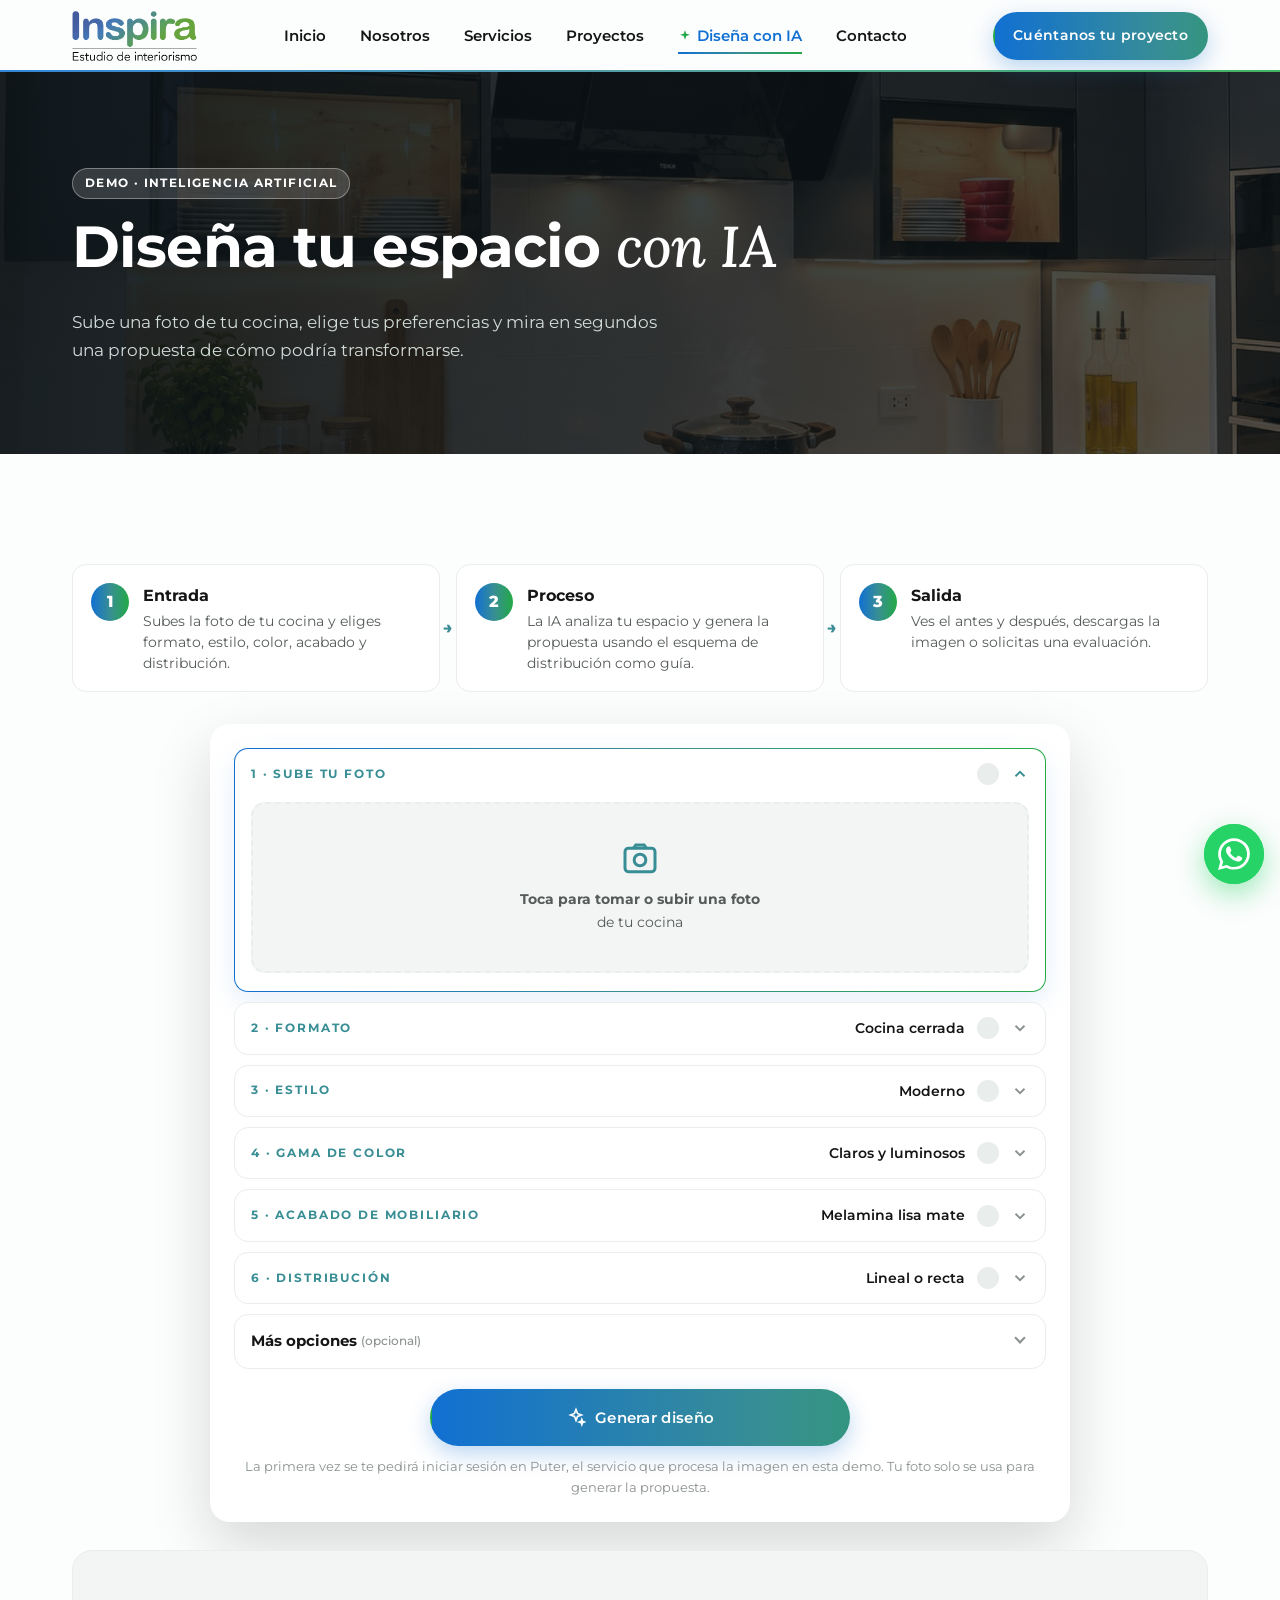
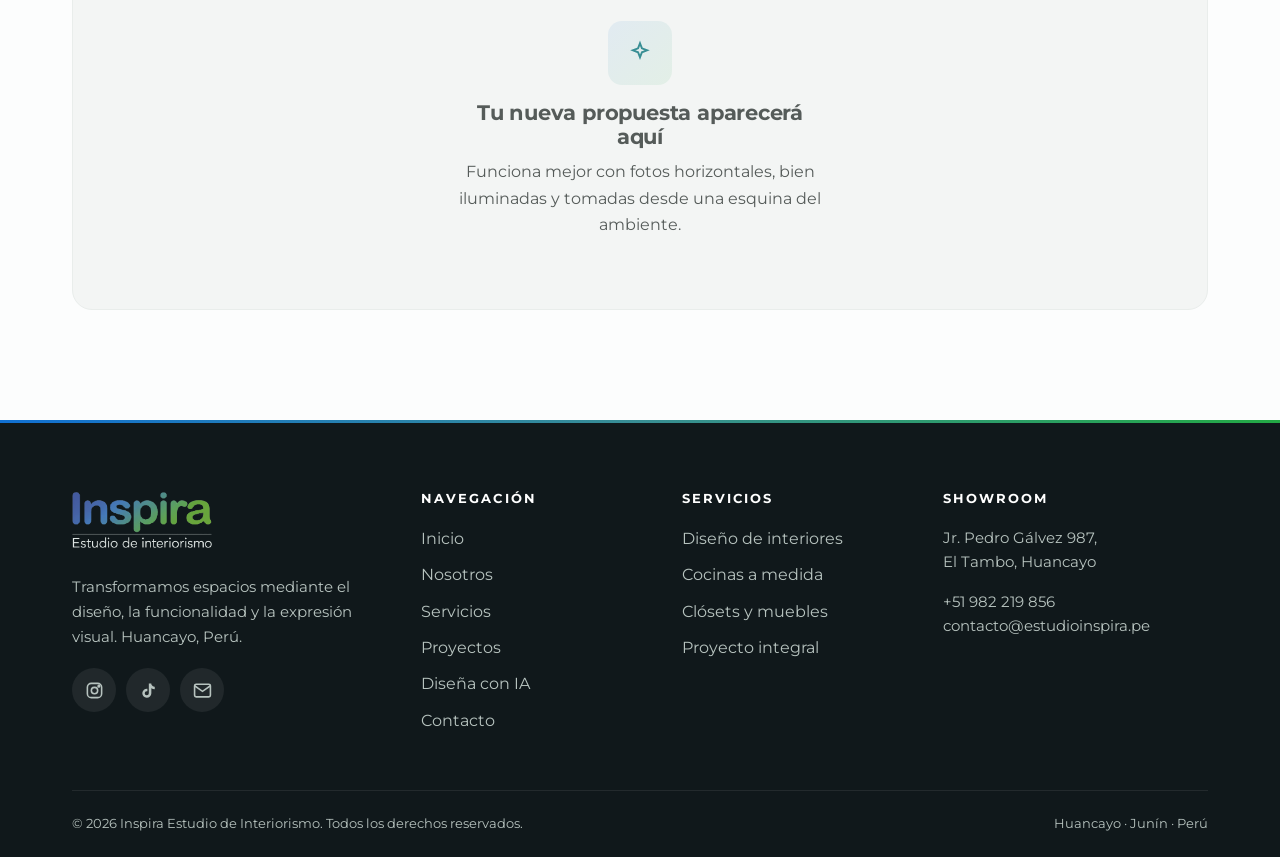
<file: disena-con-ia.html>
<!doctype html>
<html lang="es-PE">
<head>
  <meta charset="utf-8">
  <meta name="viewport" content="width=device-width, initial-scale=1, viewport-fit=cover">
  <title>Diseña tu espacio con IA (demo) | Inspira Estudio de Interiorismo</title>
  <meta name="description" content="Demo: sube una foto de tu ambiente y obtén una propuesta de diseño de interiores generada con inteligencia artificial.">
  <meta name="theme-color" content="#1170d2">
  <link rel="canonical" href="https://estudioinspira.pe/disena-con-ia.html">
  <meta property="og:type" content="website">
  <meta property="og:locale" content="es_PE">
  <meta property="og:site_name" content="Inspira Estudio de Interiorismo">
  <meta property="og:title" content="Diseña tu espacio con IA (demo) | Inspira Estudio de Interiorismo">
  <meta property="og:description" content="Demo: sube una foto de tu ambiente y obtén una propuesta de diseño de interiores generada con inteligencia artificial.">
  <meta property="og:image" content="https://estudioinspira.pe/assets/img/coc-01.webp">
  <link rel="icon" href="assets/img/favicon-32.png" type="image/png" sizes="32x32">
  <link rel="icon" href="assets/img/favicon-192.png" type="image/png" sizes="192x192">
  <link rel="apple-touch-icon" href="assets/img/apple-touch-icon.png">

  <link rel="preconnect" href="https://fonts.googleapis.com">
  <link rel="preconnect" href="https://fonts.gstatic.com" crossorigin>
  <link href="https://fonts.googleapis.com/css2?family=Lora:ital,wght@1,500&family=Montserrat:wght@400;500;600;700;800&display=swap" rel="stylesheet">
  <link rel="stylesheet" href="assets/css/styles.css">

  <!-- Google Analytics 4: reemplazar G-XXXXXXXXXX por el ID real -->
  <script async src="https://www.googletagmanager.com/gtag/js?id=G-XXXXXXXXXX"></script>
  <script>window.dataLayer=window.dataLayer||[];function gtag(){dataLayer.push(arguments);}gtag('js',new Date());gtag('config','G-XXXXXXXXXX');</script>

  <meta name="robots" content="noindex">
</head>
<body>
  <a class="skip-link" href="#main">Saltar al contenido</a>

  <!-- ===== Header ===== -->
  <header class="header">
    <div class="container header__inner">
      <a class="logo" href="index.html" aria-label="Inspira Estudio de Interiorismo — Inicio">
        <img class="logo__img" src="assets/img/logo.webp" alt="Inspira — Estudio de interiorismo" width="474" height="189">
      </a>
      <nav class="nav" aria-label="Principal">
        <ul class="nav__list">
          <li><a class="nav__link" href="index.html">Inicio</a></li>
          <li><a class="nav__link" href="nosotros.html">Nosotros</a></li>
          <li><a class="nav__link" href="servicios.html">Servicios</a></li>
          <li><a class="nav__link" href="proyectos.html">Proyectos</a></li>
          <li><a class="nav__link nav__link--ia" href="disena-con-ia.html" aria-current="page"><svg class="nav__spark" viewBox="0 0 24 24" fill="currentColor" aria-hidden="true"><path d="M12 2l2.2 6.3L20.5 10l-6.3 2.2L12 18.5l-2.2-6.3L3.5 10l6.3-1.7z"/></svg>Diseña con IA</a></li>
          <li><a class="nav__link" href="contacto.html">Contacto</a></li>
        </ul>
      </nav>
      <a class="btn btn--primary btn--sm header__cta" href="contacto.html">Cuéntanos tu proyecto</a>
      <button class="burger" type="button" aria-label="Abrir menú" aria-expanded="false" aria-controls="mobile-nav"><span></span></button>
    </div>
  </header>
  <nav class="mobile-nav" id="mobile-nav" aria-label="Menú móvil">
    <a class="m-link" href="index.html">Inicio <span aria-hidden="true">→</span></a>
    <a class="m-link" href="nosotros.html">Nosotros <span aria-hidden="true">→</span></a>
    <a class="m-link" href="servicios.html">Servicios <span aria-hidden="true">→</span></a>
    <a class="m-link" href="proyectos.html">Proyectos <span aria-hidden="true">→</span></a>
    <a class="m-link m-link--ia" href="disena-con-ia.html" aria-current="page"><span><svg class="nav__spark" viewBox="0 0 24 24" fill="currentColor" aria-hidden="true"><path d="M12 2l2.2 6.3L20.5 10l-6.3 2.2L12 18.5l-2.2-6.3L3.5 10l6.3-1.7z"/></svg>Diseña con IA</span> <span aria-hidden="true">→</span></a>
    <a class="m-link" href="contacto.html">Contacto <span aria-hidden="true">→</span></a>
    <a class="btn btn--primary btn--block" href="contacto.html">Cuéntanos tu proyecto</a>
    <div class="mobile-nav__info">Jr. Pedro Gálvez 987, El Tambo, Huancayo<br>+51 982 219 856</div>
  </nav>

  <main id="main">
    <section class="page-hero">
      <img src="assets/img/coc-02-sm.webp" srcset="assets/img/coc-02-sm.webp 800w, assets/img/coc-02.webp 1800w" sizes="100vw" alt="" fetchpriority="high">
      <div class="container">
        <span class="demo-tag">Demo · Inteligencia artificial</span>
        <h1>Diseña tu espacio <span class="accent">con IA</span></h1>
        <p>Sube una foto de tu cocina, elige tus preferencias y mira en segundos una propuesta de cómo podría transformarse.</p>
      </div>
    </section>

    <section class="section">
      <div class="container">
        <ol class="ia-flow">
          <li><span class="ia-flow__n">1</span><div><strong>Entrada</strong><p>Subes la foto de tu cocina y eliges formato, estilo, color, acabado y distribución.</p></div></li>
          <li><span class="ia-flow__n">2</span><div><strong>Proceso</strong><p>La IA analiza tu espacio y genera la propuesta usando el esquema de distribución como guía.</p></div></li>
          <li><span class="ia-flow__n">3</span><div><strong>Salida</strong><p>Ves el antes y después, descargas la imagen o solicitas una evaluación.</p></div></li>
        </ol>
      </div>
      <div class="container ia-grid">
        <div class="ia-panel">
          <div class="ia-block">
            <p class="ia-step"><span class="ia-num"></span>Sube tu foto</p>
            <label class="ia-upload" for="ia-file">
              <input id="ia-file" type="file" accept="image/*">
              <span class="ia-upload__empty">
                <svg viewBox="0 0 24 24" fill="none" stroke="currentColor" stroke-width="1.8"><rect x="3" y="5" width="18" height="14" rx="2"/><circle cx="12" cy="12" r="3.5"/><path d="M8 5l1.5-2h5L16 5"/></svg>
                <span><strong>Toca para tomar o subir una foto</strong><br>de tu cocina</span>
              </span>
              <img id="ia-preview" alt="Foto subida de tu ambiente" hidden>
              <span class="ia-upload__change" hidden>Cambiar foto</span>
            </label>
          </div>
          <div class="ia-block" data-room-picker>
            <p class="ia-step"><span class="ia-num"></span>Tipo de ambiente</p>
            <div class="chips"><label class="chip"><input type="radio" name="room" value="cocina" data-label="Cocina" checked><span>Cocina</span></label></div>
          </div>
          <div class="ia-block" data-rooms="cocina">
            <p class="ia-step"><span class="ia-num"></span>Formato</p>
            <div class="chips"><label class="chip"><input type="radio" name="format" value="cerrada" data-label="Cocina cerrada" checked><span>Cocina cerrada</span></label><label class="chip"><input type="radio" name="format" value="abierta" data-label="Abierta tipo americana"><span>Abierta tipo americana</span></label></div>
          </div>
          <div class="ia-block">
            <p class="ia-step"><span class="ia-num"></span>Estilo</p>
            <div class="style-grid"><label class="style-opt"><input type="radio" name="style" value="moderno" data-label="Moderno" checked><span>Moderno<small>Líneas rectas y limpias</small></span></label><label class="style-opt"><input type="radio" name="style" value="nordico" data-label="Nórdico"><span>Nórdico<small>Maderas claras y blanco</small></span></label><label class="style-opt"><input type="radio" name="style" value="industrial" data-label="Industrial"><span>Industrial<small>Metal negro, tipo concreto</small></span></label><label class="style-opt"><input type="radio" name="style" value="minimalista" data-label="Minimalista"><span>Minimalista<small>Sin tiradores, despejado</small></span></label><label class="style-opt"><input type="radio" name="style" value="calido" data-label="Cálido natural"><span>Cálido natural<small>Tonos tierra, orgánico</small></span></label><label class="style-opt"><input type="radio" name="style" value="lujo" data-label="Lujo contemporáneo"><span>Lujo contemporáneo<small>Vetas marcadas, metálicos</small></span></label><label class="style-opt"><input type="radio" name="style" value="clasico" data-label="Clásico moderno"><span>Clásico moderno<small>Molduras sutiles</small></span></label></div>
          </div>
          <div class="ia-block">
            <p class="ia-step"><span class="ia-num"></span>Gama de color</p>
            <div class="style-grid"><label class="style-opt"><input type="radio" name="color" value="claros" data-label="Claros y luminosos" checked><span>Claros y luminosos<small>Blanco, perla, hueso</small></span></label><label class="style-opt"><input type="radio" name="color" value="neutros" data-label="Neutros cálidos"><span>Neutros cálidos<small>Beige, arena, taupe</small></span></label><label class="style-opt"><input type="radio" name="color" value="oscuros" data-label="Contraste oscuro"><span>Contraste oscuro<small>Antracita, grafito, negro</small></span></label><label class="style-opt"><input type="radio" name="color" value="tierra" data-label="Tonos tierra"><span>Tonos tierra<small>Moca, caramelo, terracota</small></span></label><label class="style-opt"><input type="radio" name="color" value="acentos" data-label="Acentos de color"><span>Acentos de color<small>Verde oliva, azul petróleo</small></span></label></div>
          </div>
          <div class="ia-block">
            <p class="ia-step"><span class="ia-num"></span>Acabado de mobiliario</p>
            <div class="style-grid"><label class="style-opt"><input type="radio" name="finish" value="melamina" data-label="Melamina lisa mate" checked><span>Melamina lisa mate<small>Anti-huella</small></span></label><label class="style-opt"><input type="radio" name="finish" value="madera-clara" data-label="Madera clara"><span>Madera clara<small>Tipo roble o fresno</small></span></label><label class="style-opt"><input type="radio" name="finish" value="madera-oscura" data-label="Madera oscura"><span>Madera oscura<small>Tipo nogal o wengué</small></span></label><label class="style-opt"><input type="radio" name="finish" value="gloss" data-label="Brillante / gloss"><span>Brillante / gloss<small>Ranurado o alistonado vertical</small></span></label></div>
          </div>
          <div class="ia-block" data-rooms="cocina">
            <p class="ia-step"><span class="ia-num"></span>Distribución</p>
            <p class="ia-hint">El esquema elegido se envía a la IA como guía.</p>
            <div class="layout-grid"><label class="layout-opt"><input type="radio" name="layout" value="lineal" data-label="Lineal o recta" checked><span><img src="assets/img/layouts/lineal.webp" alt="Esquema de cocina lineal o recta" loading="lazy">Lineal o recta</span></label><label class="layout-opt"><input type="radio" name="layout" value="paralelo" data-label="En paralelo"><span><img src="assets/img/layouts/paralelo.webp" alt="Esquema de cocina en paralelo" loading="lazy">En paralelo</span></label><label class="layout-opt"><input type="radio" name="layout" value="ele" data-label="En L"><span><img src="assets/img/layouts/ele.webp" alt="Esquema de cocina en l" loading="lazy">En L</span></label><label class="layout-opt"><input type="radio" name="layout" value="u" data-label="En U"><span><img src="assets/img/layouts/u.webp" alt="Esquema de cocina en u" loading="lazy">En U</span></label><label class="layout-opt"><input type="radio" name="layout" value="g" data-label="En G"><span><img src="assets/img/layouts/g.webp" alt="Esquema de cocina en g" loading="lazy">En G</span></label><label class="layout-opt"><input type="radio" name="layout" value="isla" data-label="Con isla"><span><img src="assets/img/layouts/isla.webp" alt="Esquema de cocina con isla" loading="lazy">Con isla</span></label><label class="layout-opt"><input type="radio" name="layout" value="peninsula" data-label="Con península"><span><img src="assets/img/layouts/peninsula.webp" alt="Esquema de cocina con península" loading="lazy">Con península</span></label></div>
          </div>
          <details class="ia-more" data-rooms="cocina">
            <summary>Más opciones <small>(opcional)</small></summary>
            <div class="ia-block" data-rooms="cocina">
              <p class="ia-subtitle">Mesada / tablero</p>
              <div class="chips"><label class="chip"><input type="radio" name="material" value="cuarzo" data-label="Cuarzo blanco / Calacatta" checked><span>Cuarzo blanco / Calacatta</span></label><label class="chip"><input type="radio" name="material" value="granito" data-label="Granito o piedra oscura"><span>Granito o piedra oscura</span></label><label class="chip"><input type="radio" name="material" value="marmol" data-label="Mármol con vetas"><span>Mármol con vetas</span></label><label class="chip"><input type="radio" name="material" value="microcemento" data-label="Microcemento"><span>Microcemento</span></label><label class="chip"><input type="radio" name="material" value="sinterizada" data-label="Piedra sinterizada"><span>Piedra sinterizada</span></label></div>
            </div>
            <div class="ia-block" data-rooms="cocina">
              <p class="ia-subtitle">Elemento protagónico</p>
              <p class="ia-hint">El foco visual que quieres destacar.</p>
              <div class="chips"><label class="chip"><input type="radio" name="focal" value="ninguno" data-label="Sin preferencia" checked><span>Sin preferencia</span></label><label class="chip"><input type="radio" name="focal" value="campana" data-label="Campana decorativa"><span>Campana decorativa</span></label><label class="chip"><input type="radio" name="focal" value="backsplash" data-label="Salpicadero de impacto"><span>Salpicadero de impacto</span></label><label class="chip"><input type="radio" name="focal" value="isla-contraste" data-label="Isla en contraste"><span>Isla en contraste</span></label><label class="chip"><input type="radio" name="focal" value="vitrina" data-label="Desayunador o vitrina iluminada"><span>Desayunador o vitrina iluminada</span></label><label class="chip"><input type="radio" name="focal" value="lamparas" data-label="Lámparas colgantes XL"><span>Lámparas colgantes XL</span></label><label class="chip"><input type="radio" name="focal" value="farmhouse" data-label="Fregadero farmhouse"><span>Fregadero farmhouse</span></label><label class="chip"><input type="radio" name="focal" value="estanteria" data-label="Pared de acento / estantería abierta"><span>Pared de acento / estantería abierta</span></label></div>
            </div>
          </details>
          <button id="ia-generate" class="btn btn--primary btn--block" type="button">
            <svg viewBox="0 0 24 24" fill="none" stroke="currentColor" stroke-width="2"><path d="M12 3l1.8 4.7L18.5 9.5l-4.7 1.8L12 16l-1.8-4.7L5.5 9.5l4.7-1.8z"/><path d="M19 15l.8 2.2L22 18l-2.2.8L19 21l-.8-2.2L16 18l2.2-.8z"/></svg>
            Generar diseño
          </button>
          <p class="ia-msg" role="alert"></p>
          <p class="ia-disclaimer">La primera vez se te pedirá iniciar sesión en Puter, el servicio que procesa la imagen en esta demo. Tu foto solo se usa para generar la propuesta.</p>
        </div>

        <div class="ia-stage" aria-live="polite">
          <div class="ia-placeholder">
            <div class="icon-box"><svg viewBox="0 0 24 24" fill="none" stroke="currentColor" stroke-width="1.8"><path d="M12 3l1.8 4.7L18.5 9.5l-4.7 1.8L12 16l-1.8-4.7L5.5 9.5l4.7-1.8z"/></svg></div>
            <h2 style="font-size:1.3rem">Tu nueva propuesta aparecerá aquí</h2>
            <p style="margin:0">Funciona mejor con fotos horizontales, bien iluminadas y tomadas desde una esquina del ambiente.</p>
          </div>
          <div class="ia-loading" hidden>
            <div class="ia-spinner" aria-hidden="true"></div>
            <p id="ia-loading-text">Analizando tu espacio…</p>
            <small>Puede tardar entre 10 y 40 segundos.</small>
          </div>
          <div class="ia-result ia-protect" hidden>
            <div class="ba">
              <img id="ia-after" alt="Después: propuesta de diseño generada con IA">
              <img id="ia-before" class="ba__before" alt="Antes: foto original de tu ambiente">
              <span class="ba__label ba__label--before">Tu foto</span>
              <span class="ba__label ba__label--after">Propuesta IA</span>
              <span class="ba__handle" aria-hidden="true"></span>
              <input class="ba__range" type="range" min="0" max="100" value="50" aria-label="Comparar foto original y propuesta">
            </div>
            <div style="padding:20px">
              <h2 style="font-size:1.3rem;margin-bottom:.3em">¿Te gusta cómo podría quedar?</h2>
              <p style="color:var(--gray-600);margin:0">Nuestro equipo puede convertir esta idea en un proyecto real, diseñado a medida para tu espacio.</p>
              <div class="ia-actions">
                <a id="ia-wa" class="btn btn--wa" href="#" target="_blank" rel="noopener"><svg viewBox="0 0 24 24" fill="currentColor"><path d="M17.5 14.4c-.3-.1-1.8-.9-2-1-.3-.1-.5-.1-.7.1-.2.3-.8 1-.9 1.2-.2.2-.3.2-.6.1-.3-.1-1.3-.5-2.4-1.5-.9-.8-1.5-1.8-1.7-2.1-.2-.3 0-.5.1-.6l.4-.5c.2-.2.2-.3.3-.5.1-.2 0-.4 0-.5l-.9-2.2c-.2-.6-.5-.5-.7-.5h-.6c-.2 0-.5.1-.8.4-.3.3-1 1-1 2.5s1.1 2.9 1.2 3.1c.1.2 2.1 3.2 5.1 4.5.7.3 1.3.5 1.7.6.7.2 1.4.2 1.9.1.6-.1 1.8-.7 2-1.4.2-.7.2-1.3.2-1.4-.1-.2-.3-.3-.6-.4zM12 21.8c-1.8 0-3.5-.5-5-1.4l-.4-.2-3.7 1 1-3.6-.2-.4C2.7 15.6 2.2 13.8 2.2 12 2.2 6.6 6.6 2.2 12 2.2c2.6 0 5.1 1 6.9 2.9 1.8 1.8 2.9 4.3 2.9 6.9 0 5.4-4.4 9.8-9.8 9.8zm8.4-18.2C18.1 1.3 15.2.1 12 .1 5.5.1.1 5.4.1 12c0 2.1.5 4.1 1.6 5.9L0 24l6.3-1.7c1.7.9 3.7 1.4 5.7 1.4 6.6 0 11.9-5.3 11.9-11.9 0-3.2-1.2-6.2-3.5-8.4z"/></svg> Solicita una evaluación</a>
                <button id="ia-download" class="btn btn--outline" type="button">Descargar imagen</button>
                <button id="ia-again" class="btn btn--outline" type="button">Probar otro estilo</button>
              </div>
              <p class="ia-disclaimer">La vista previa y la descarga incluyen la marca de agua de Inspira; la versión en alta calidad se entrega con tu evaluación. Imagen referencial generada con inteligencia artificial. El diseño final, los materiales y el presupuesto se definen tras la evaluación técnica de tu espacio.</p>
            </div>
          </div>
        </div>
      </div>
    </section>

  </main>

  <!-- ===== Footer ===== -->
  <footer class="footer">
    <div class="container">
      <div class="footer__grid">
        <div>
          <a class="logo logo--light" href="index.html" aria-label="Inspira — Inicio"><img class="logo__img" src="assets/img/logo-light.webp" alt="Inspira — Estudio de interiorismo" width="474" height="189"></a>
          <p style="margin-top:1.2rem">Transformamos espacios mediante el diseño, la funcionalidad y la expresión visual. Huancayo, Perú.</p>
          <div class="socials">
            <a href="https://www.instagram.com/Inspira__estudio" target="_blank" rel="noopener" aria-label="Instagram"><svg viewBox="0 0 24 24" fill="none" stroke="currentColor" stroke-width="2"><rect x="3" y="3" width="18" height="18" rx="5"/><circle cx="12" cy="12" r="4"/><circle cx="17.5" cy="6.5" r="1" fill="currentColor"/></svg></a>
            <a href="https://www.tiktok.com/@estudio.inspira" target="_blank" rel="noopener" aria-label="TikTok"><svg viewBox="0 0 24 24" fill="currentColor"><path d="M16.6 5.8A4.3 4.3 0 0115.5 3h-3.1v12.4a2.6 2.6 0 11-2.6-2.6c.3 0 .5 0 .8.1V9.7a5.7 5.7 0 105 5.7V9a7.4 7.4 0 004.3 1.4V7.3s-1.9.1-3.3-1.5z"/></svg></a>
            <a href="mailto:contacto@estudioinspira.pe" aria-label="Correo electrónico"><svg viewBox="0 0 24 24" fill="none" stroke="currentColor" stroke-width="2"><rect x="2" y="4" width="20" height="16" rx="2"/><path d="M22 6l-10 7L2 6"/></svg></a>
          </div>
        </div>
        <div>
          <h4>Navegación</h4>
          <ul class="footer__links">
            <li><a href="index.html">Inicio</a></li>
            <li><a href="nosotros.html">Nosotros</a></li>
            <li><a href="servicios.html">Servicios</a></li>
            <li><a href="proyectos.html">Proyectos</a></li>
            <li><a href="disena-con-ia.html">Diseña con IA</a></li>
            <li><a href="contacto.html">Contacto</a></li>
          </ul>
        </div>
        <div>
          <h4>Servicios</h4>
          <ul class="footer__links">
            <li><a href="servicios.html#diseno">Diseño de interiores</a></li>
            <li><a href="servicios.html#mobiliario">Cocinas a medida</a></li>
            <li><a href="servicios.html#mobiliario">Clósets y muebles</a></li>
            <li><a href="servicios.html#integral">Proyecto integral</a></li>
          </ul>
        </div>
        <div>
          <h4>Showroom</h4>
          <p>Jr. Pedro Gálvez 987,<br>El Tambo, Huancayo</p>
          <p><a href="#" data-wa data-wa-loc="footer">+51 982 219 856</a><br><a href="mailto:contacto@estudioinspira.pe">contacto@estudioinspira.pe</a></p>
        </div>
      </div>
      <div class="footer__bottom">
        <span>© <span data-year>2026</span> Inspira Estudio de Interiorismo. Todos los derechos reservados.</span>
        <span>Huancayo · Junín · Perú</span>
      </div>
    </div>
  </footer>

  <a class="wa-float" href="#" data-wa data-wa-loc="float" aria-label="Escríbenos por WhatsApp">
    <span class="wa-float__tip">¿Hablamos de tu proyecto?</span>
    <svg viewBox="0 0 24 24" fill="currentColor"><path d="M17.5 14.4c-.3-.1-1.8-.9-2-1-.3-.1-.5-.1-.7.1-.2.3-.8 1-.9 1.2-.2.2-.3.2-.6.1-.3-.1-1.3-.5-2.4-1.5-.9-.8-1.5-1.8-1.7-2.1-.2-.3 0-.5.1-.6l.4-.5c.2-.2.2-.3.3-.5.1-.2 0-.4 0-.5l-.9-2.2c-.2-.6-.5-.5-.7-.5h-.6c-.2 0-.5.1-.8.4-.3.3-1 1-1 2.5s1.1 2.9 1.2 3.1c.1.2 2.1 3.2 5.1 4.5.7.3 1.3.5 1.7.6.7.2 1.4.2 1.9.1.6-.1 1.8-.7 2-1.4.2-.7.2-1.3.2-1.4-.1-.2-.3-.3-.6-.4zM12 21.8c-1.8 0-3.5-.5-5-1.4l-.4-.2-3.7 1 1-3.6-.2-.4C2.7 15.6 2.2 13.8 2.2 12 2.2 6.6 6.6 2.2 12 2.2c2.6 0 5.1 1 6.9 2.9 1.8 1.8 2.9 4.3 2.9 6.9 0 5.4-4.4 9.8-9.8 9.8zm8.4-18.2C18.1 1.3 15.2.1 12 .1 5.5.1.1 5.4.1 12c0 2.1.5 4.1 1.6 5.9L0 24l6.3-1.7c1.7.9 3.7 1.4 5.7 1.4 6.6 0 11.9-5.3 11.9-11.9 0-3.2-1.2-6.2-3.5-8.4z"/></svg>
  </a>

  <script src="assets/js/main.js" defer></script>
  <script src="https://js.puter.com/v2/"></script>
  <script src="assets/js/ia-demo.js" defer></script>
</body>
</html>
</file>
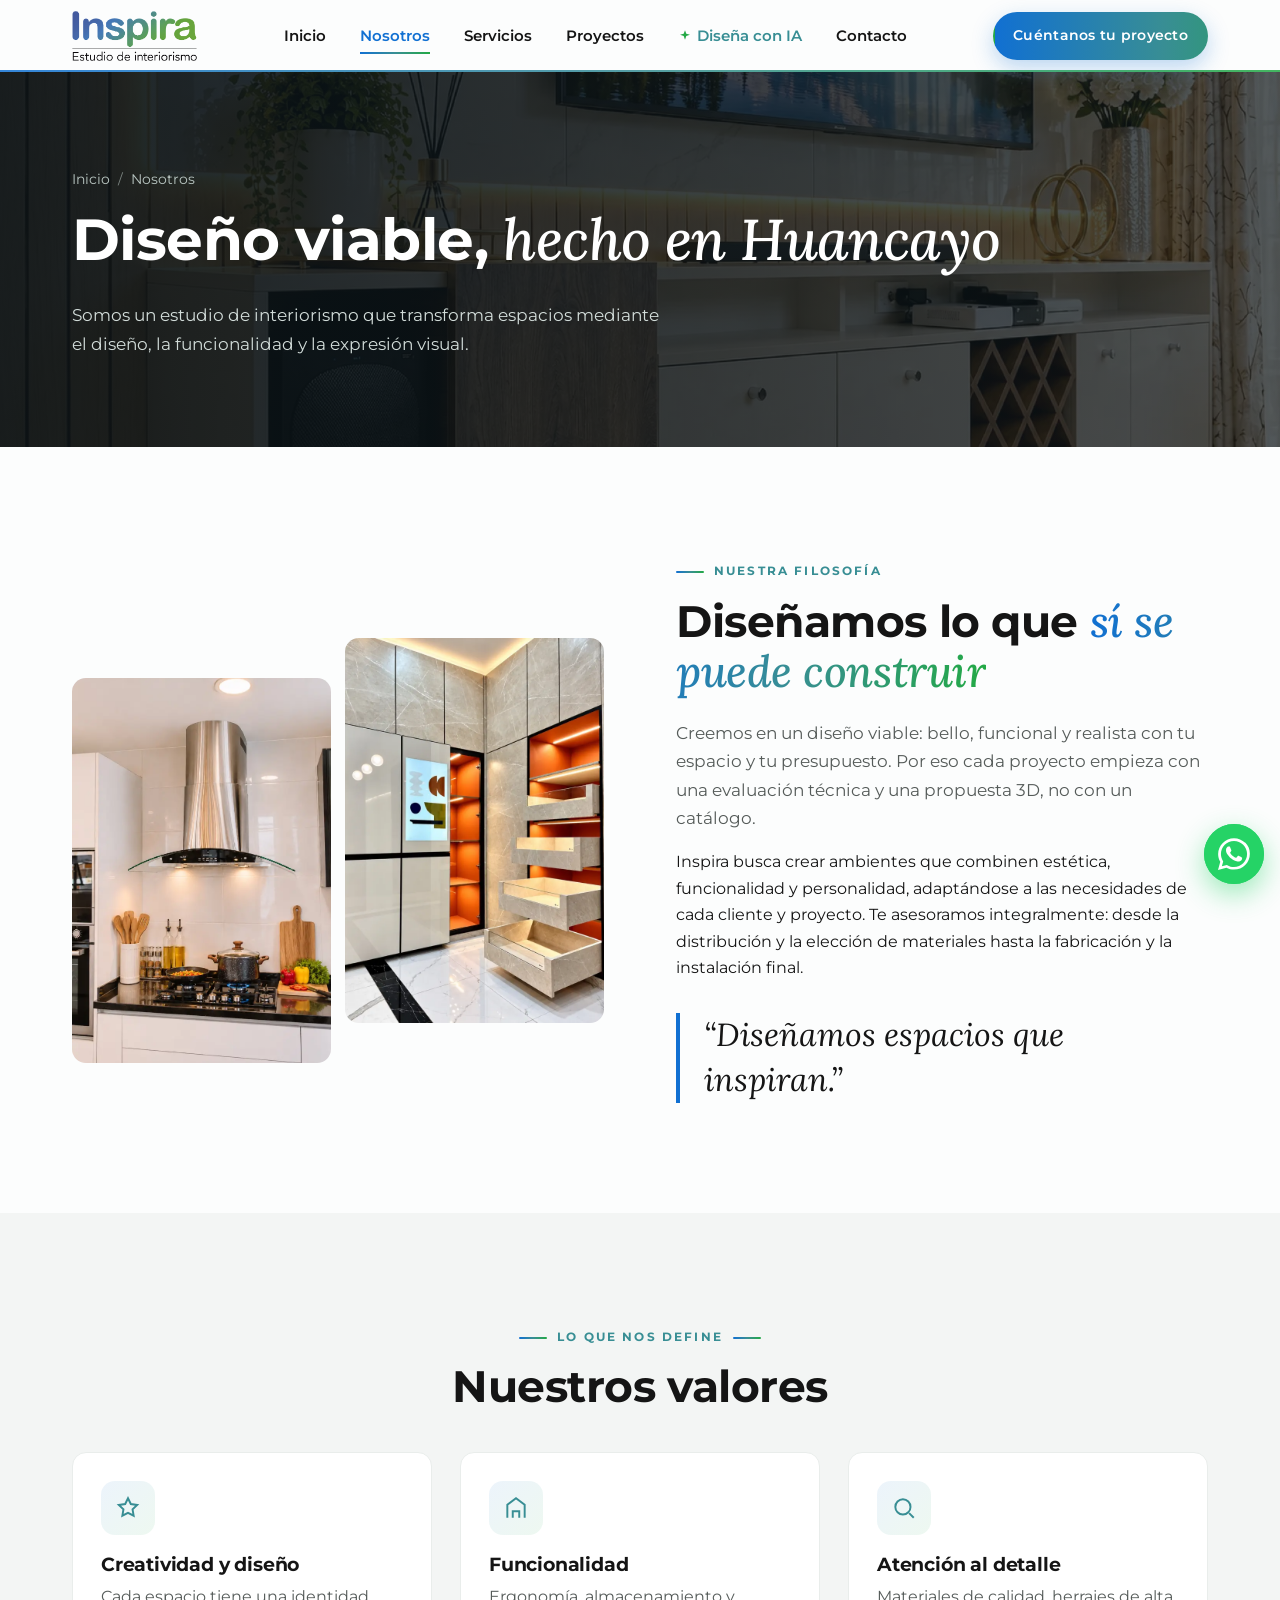
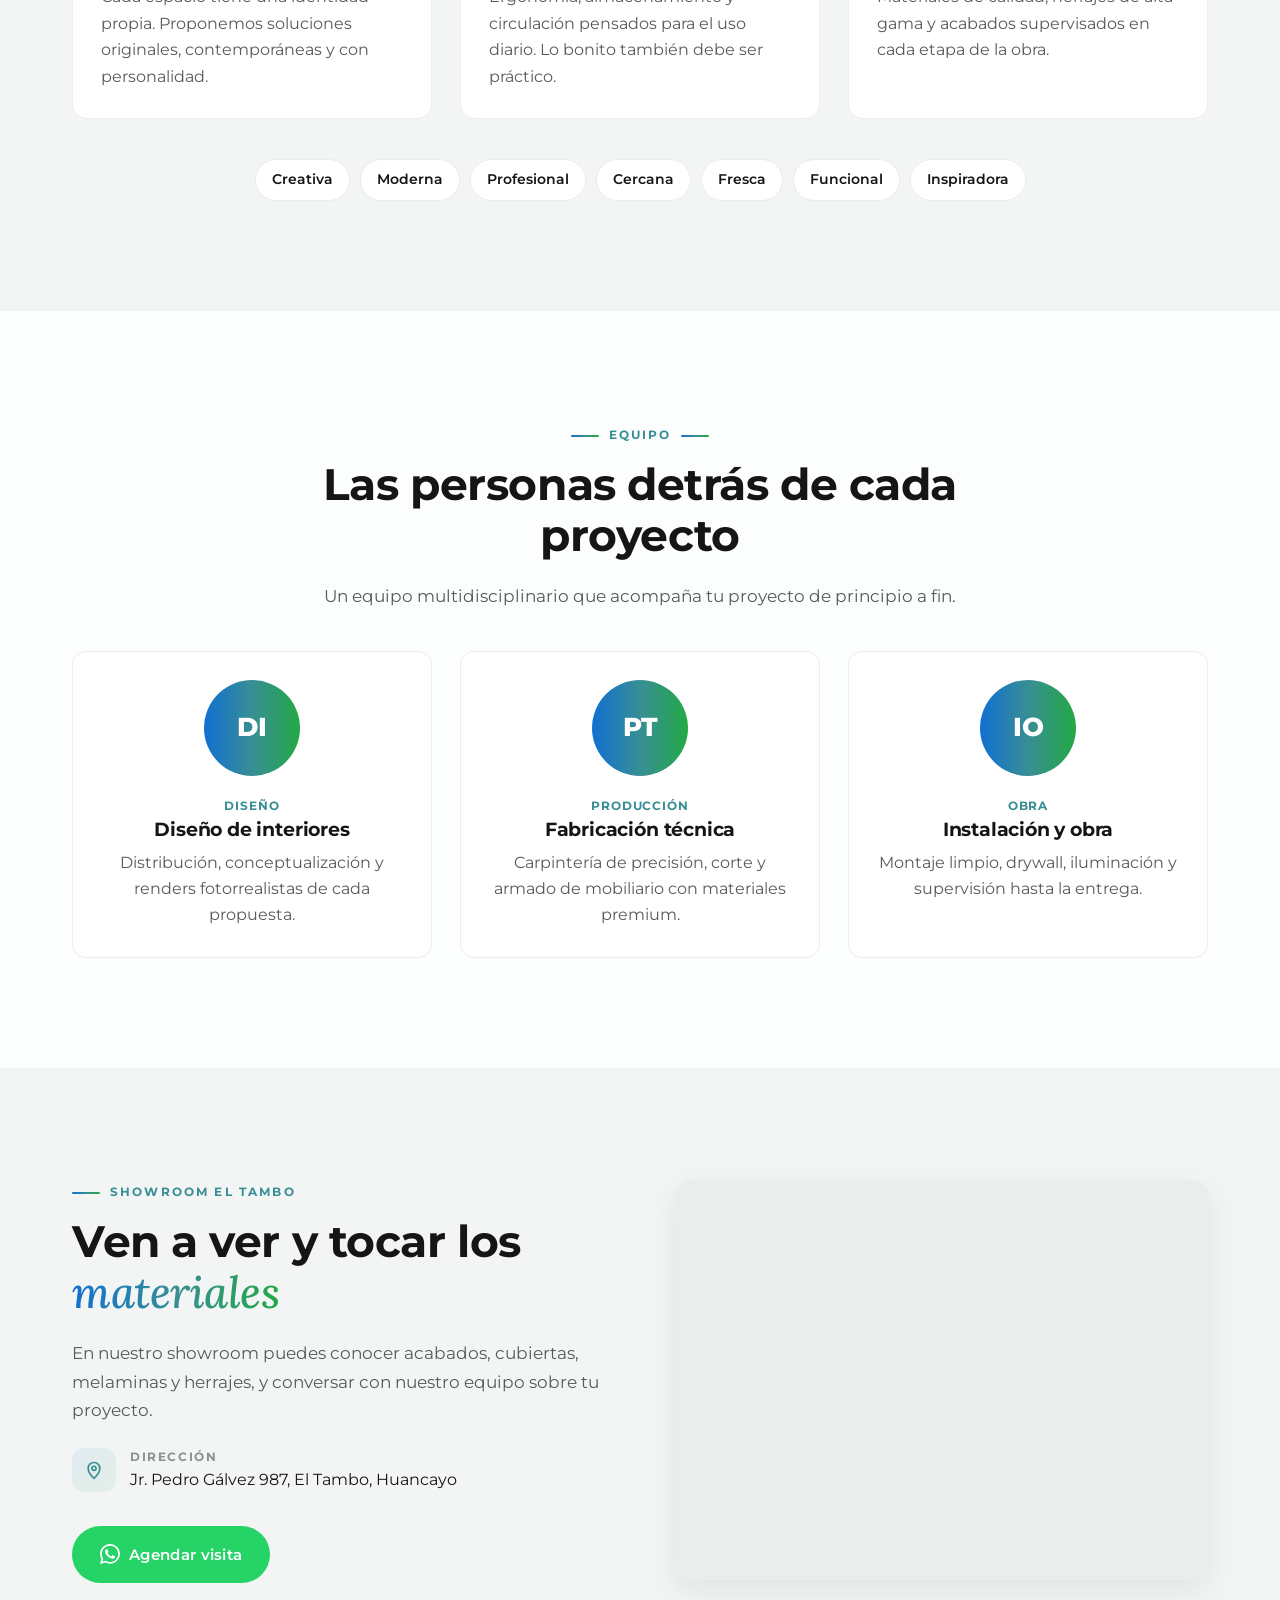
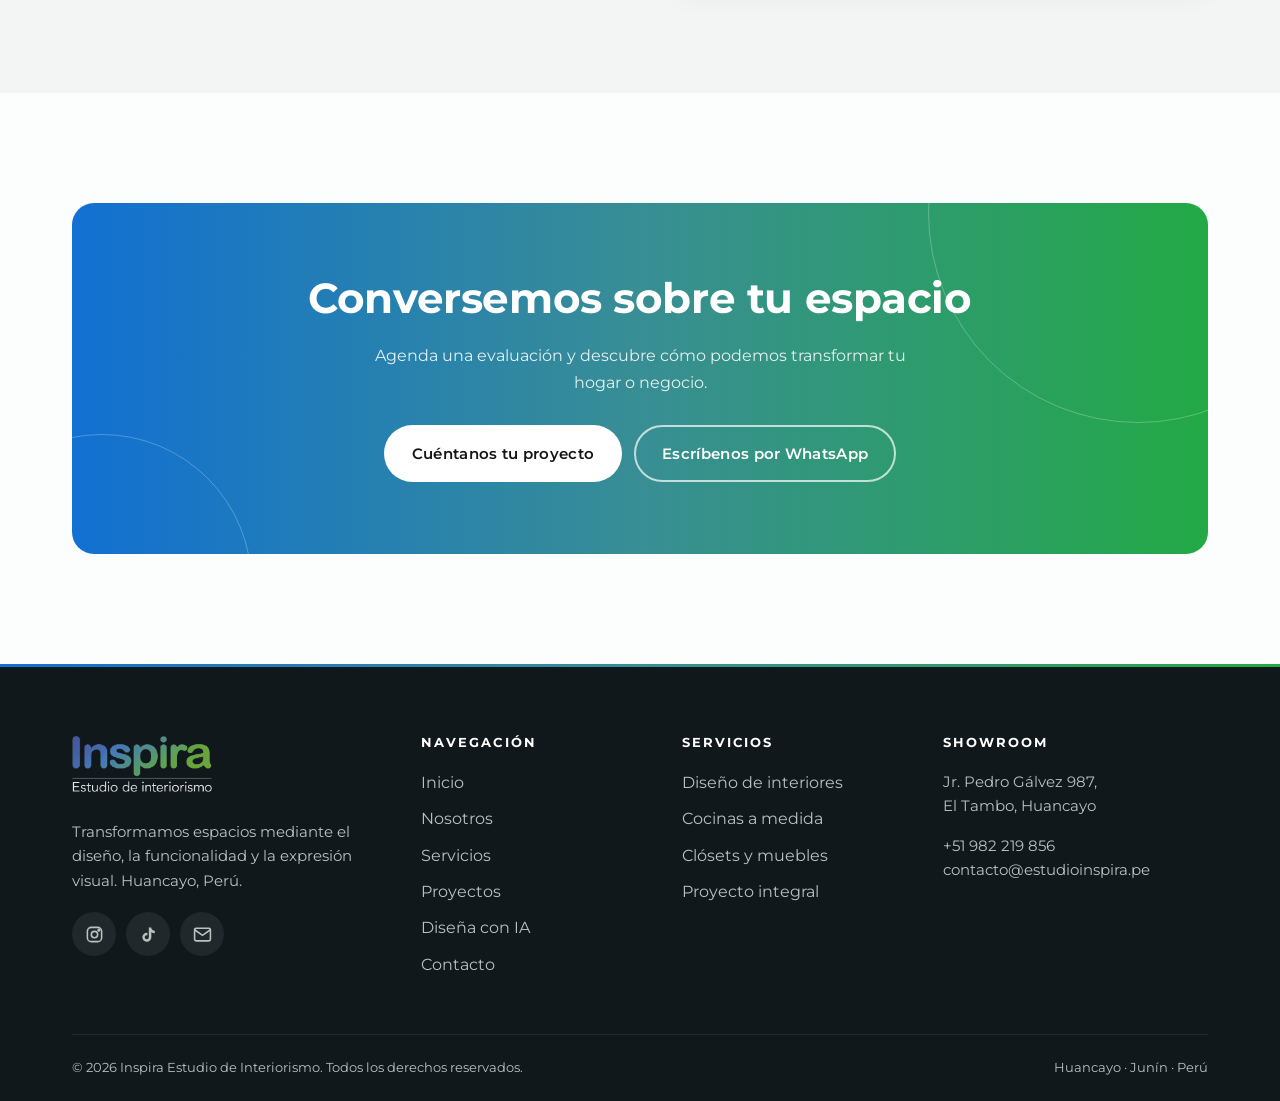
<file: nosotros.html>
<!doctype html>
<html lang="es-PE">
<head>
  <meta charset="utf-8">
  <meta name="viewport" content="width=device-width, initial-scale=1, viewport-fit=cover">
  <title>Nosotros | Inspira Estudio de Interiorismo en Huancayo</title>
  <meta name="description" content="Conoce a Inspira, estudio de interiorismo en Huancayo: filosofía de diseño viable, equipo multidisciplinario y showroom en El Tambo.">
  <meta name="theme-color" content="#1170d2">
  <link rel="canonical" href="https://estudioinspira.pe/nosotros.html">
  <meta property="og:type" content="website">
  <meta property="og:locale" content="es_PE">
  <meta property="og:site_name" content="Inspira Estudio de Interiorismo">
  <meta property="og:title" content="Nosotros | Inspira Estudio de Interiorismo en Huancayo">
  <meta property="og:description" content="Conoce a Inspira, estudio de interiorismo en Huancayo: filosofía de diseño viable, equipo multidisciplinario y showroom en El Tambo.">
  <meta property="og:image" content="https://estudioinspira.pe/assets/img/coc-01.webp">
  <link rel="icon" href="assets/img/favicon-32.png" type="image/png" sizes="32x32">
  <link rel="icon" href="assets/img/favicon-192.png" type="image/png" sizes="192x192">
  <link rel="apple-touch-icon" href="assets/img/apple-touch-icon.png">

  <link rel="preconnect" href="https://fonts.googleapis.com">
  <link rel="preconnect" href="https://fonts.gstatic.com" crossorigin>
  <link href="https://fonts.googleapis.com/css2?family=Lora:ital,wght@1,500&family=Montserrat:wght@400;500;600;700;800&display=swap" rel="stylesheet">
  <link rel="stylesheet" href="assets/css/styles.css">

  <!-- Google Analytics 4: reemplazar G-XXXXXXXXXX por el ID real -->
  <script async src="https://www.googletagmanager.com/gtag/js?id=G-XXXXXXXXXX"></script>
  <script>window.dataLayer=window.dataLayer||[];function gtag(){dataLayer.push(arguments);}gtag('js',new Date());gtag('config','G-XXXXXXXXXX');</script>

</head>
<body>
  <a class="skip-link" href="#main">Saltar al contenido</a>

  <!-- ===== Header ===== -->
  <header class="header">
    <div class="container header__inner">
      <a class="logo" href="index.html" aria-label="Inspira Estudio de Interiorismo — Inicio">
        <img class="logo__img" src="assets/img/logo.webp" alt="Inspira — Estudio de interiorismo" width="474" height="189">
      </a>
      <nav class="nav" aria-label="Principal">
        <ul class="nav__list">
          <li><a class="nav__link" href="index.html">Inicio</a></li>
          <li><a class="nav__link" href="nosotros.html" aria-current="page">Nosotros</a></li>
          <li><a class="nav__link" href="servicios.html">Servicios</a></li>
          <li><a class="nav__link" href="proyectos.html">Proyectos</a></li>
          <li><a class="nav__link nav__link--ia" href="disena-con-ia.html"><svg class="nav__spark" viewBox="0 0 24 24" fill="currentColor" aria-hidden="true"><path d="M12 2l2.2 6.3L20.5 10l-6.3 2.2L12 18.5l-2.2-6.3L3.5 10l6.3-1.7z"/></svg>Diseña con IA</a></li>
          <li><a class="nav__link" href="contacto.html">Contacto</a></li>
        </ul>
      </nav>
      <a class="btn btn--primary btn--sm header__cta" href="contacto.html">Cuéntanos tu proyecto</a>
      <button class="burger" type="button" aria-label="Abrir menú" aria-expanded="false" aria-controls="mobile-nav"><span></span></button>
    </div>
  </header>
  <nav class="mobile-nav" id="mobile-nav" aria-label="Menú móvil">
    <a class="m-link" href="index.html">Inicio <span aria-hidden="true">→</span></a>
    <a class="m-link" href="nosotros.html" aria-current="page">Nosotros <span aria-hidden="true">→</span></a>
    <a class="m-link" href="servicios.html">Servicios <span aria-hidden="true">→</span></a>
    <a class="m-link" href="proyectos.html">Proyectos <span aria-hidden="true">→</span></a>
    <a class="m-link m-link--ia" href="disena-con-ia.html"><span><svg class="nav__spark" viewBox="0 0 24 24" fill="currentColor" aria-hidden="true"><path d="M12 2l2.2 6.3L20.5 10l-6.3 2.2L12 18.5l-2.2-6.3L3.5 10l6.3-1.7z"/></svg>Diseña con IA</span> <span aria-hidden="true">→</span></a>
    <a class="m-link" href="contacto.html">Contacto <span aria-hidden="true">→</span></a>
    <a class="btn btn--primary btn--block" href="contacto.html">Cuéntanos tu proyecto</a>
    <div class="mobile-nav__info">Jr. Pedro Gálvez 987, El Tambo, Huancayo<br>+51 982 219 856</div>
  </nav>

  <main id="main">
    <section class="page-hero">
      <img src="assets/img/sal-04-sm.webp" srcset="assets/img/sal-04-sm.webp 800w, assets/img/sal-04.webp 1800w" sizes="100vw" alt="" fetchpriority="high">
      <div class="container">
        <nav class="breadcrumb" aria-label="Ruta"><a href="index.html">Inicio</a><span aria-hidden="true">/</span><span aria-current="page">Nosotros</span></nav>
        <h1>Diseño viable, <span class="accent">hecho en Huancayo</span></h1>
        <p>Somos un estudio de interiorismo que transforma espacios mediante el diseño, la funcionalidad y la expresión visual.</p>
      </div>
    </section>
    <section class="section">
      <div class="container split">
        <div class="img-stack reveal">
          <img src="assets/img/coc-08-sm.webp" alt="Cocina con campana de acero y mesada oscura" loading="lazy" width="666" height="1000">
          <img src="assets/img/coc-11-sm.webp" alt="Alacena a medida con cajones extraíbles iluminados" loading="lazy" width="750" height="1000">
        </div>
        <div class="reveal" data-delay="1">
          <span class="eyebrow">Nuestra filosofía</span>
          <h2 class="section-title">Diseñamos lo que <span class="accent text-grad">sí se puede construir</span></h2>
          <p class="lead">Creemos en un diseño viable: bello, funcional y realista con tu espacio y tu presupuesto. Por eso cada proyecto empieza con una evaluación técnica y una propuesta 3D, no con un catálogo.</p>
          <p>Inspira busca crear ambientes que combinen estética, funcionalidad y personalidad, adaptándose a las necesidades de cada cliente y proyecto. Te asesoramos integralmente: desde la distribución y la elección de materiales hasta la fabricación y la instalación final.</p>
          <div class="quote-wrap" style="margin-top:2rem">
            <p class="quote">“Diseñamos espacios que inspiran.”</p>
          </div>
        </div>
      </div>
    </section>

    <section class="section section--gray">
      <div class="container">
        <div class="section-head center reveal">
          <span class="eyebrow">Lo que nos define</span>
          <h2 class="section-title">Nuestros valores</h2>
        </div>
        <div class="grid grid-3">
          <article class="card reveal"><div class="icon-box"><svg viewBox="0 0 24 24" fill="none" stroke="currentColor" stroke-width="1.8"><path d="M12 3l2.6 5.3 5.9.9-4.3 4.1 1 5.8L12 16.4 6.8 19.1l1-5.8L3.5 9.2l5.9-.9z"/></svg></div><h3>Creatividad y diseño</h3><p>Cada espacio tiene una identidad propia. Proponemos soluciones originales, contemporáneas y con personalidad.</p></article>
          <article class="card reveal" data-delay="1"><div class="icon-box"><svg viewBox="0 0 24 24" fill="none" stroke="currentColor" stroke-width="1.8"><path d="M4 21V9l8-6 8 6v12M9 21v-6h6v6"/></svg></div><h3>Funcionalidad</h3><p>Ergonomía, almacenamiento y circulación pensados para el uso diario. Lo bonito también debe ser práctico.</p></article>
          <article class="card reveal" data-delay="2"><div class="icon-box"><svg viewBox="0 0 24 24" fill="none" stroke="currentColor" stroke-width="1.8"><circle cx="11" cy="11" r="7"/><path d="M21 21l-4.3-4.3"/></svg></div><h3>Atención al detalle</h3><p>Materiales de calidad, herrajes de alta gama y acabados supervisados en cada etapa de la obra.</p></article>
        </div>
        <ul class="pill-list reveal" style="justify-content:center;margin-top:2.5rem">
          <li>Creativa</li><li>Moderna</li><li>Profesional</li><li>Cercana</li><li>Fresca</li><li>Funcional</li><li>Inspiradora</li>
        </ul>
      </div>
    </section>

    <section class="section">
      <div class="container">
        <div class="section-head center reveal">
          <span class="eyebrow">Equipo</span>
          <h2 class="section-title">Las personas detrás de cada proyecto</h2>
          <p class="lead">Un equipo multidisciplinario que acompaña tu proyecto de principio a fin.</p>
        </div>
        <!-- TODO: reemplazar por fotos y nombres reales del equipo -->
        <div class="grid grid-3">
          <article class="card team-card reveal"><div class="team-card__avatar" aria-hidden="true">DI</div><small>Diseño</small><h3>Diseño de interiores</h3><p>Distribución, conceptualización y renders fotorrealistas de cada propuesta.</p></article>
          <article class="card team-card reveal" data-delay="1"><div class="team-card__avatar" aria-hidden="true">PT</div><small>Producción</small><h3>Fabricación técnica</h3><p>Carpintería de precisión, corte y armado de mobiliario con materiales premium.</p></article>
          <article class="card team-card reveal" data-delay="2"><div class="team-card__avatar" aria-hidden="true">IO</div><small>Obra</small><h3>Instalación y obra</h3><p>Montaje limpio, drywall, iluminación y supervisión hasta la entrega.</p></article>
        </div>
      </div>
    </section>

    <section class="section section--gray">
      <div class="container split">
        <div class="reveal">
          <span class="eyebrow">Showroom El Tambo</span>
          <h2 class="section-title">Ven a ver y tocar los <span class="accent text-grad">materiales</span></h2>
          <p class="lead">En nuestro showroom puedes conocer acabados, cubiertas, melaminas y herrajes, y conversar con nuestro equipo sobre tu proyecto.</p>
          <ul class="info-list">
            <li><span class="icon-box"><svg viewBox="0 0 24 24" fill="none" stroke="currentColor" stroke-width="2"><path d="M12 22s7-6.2 7-12a7 7 0 10-14 0c0 5.8 7 12 7 12z"/><circle cx="12" cy="10" r="2.5"/></svg></span><div><small>Dirección</small>Jr. Pedro Gálvez 987, El Tambo, Huancayo</div></li>
          </ul>
          <a class="btn btn--wa" href="#" data-wa="Hola Inspira 👋, quisiera agendar una visita al showroom de El Tambo." data-wa-loc="nosotros_showroom"><svg viewBox="0 0 24 24" fill="currentColor"><path d="M17.5 14.4c-.3-.1-1.8-.9-2-1-.3-.1-.5-.1-.7.1-.2.3-.8 1-.9 1.2-.2.2-.3.2-.6.1-.3-.1-1.3-.5-2.4-1.5-.9-.8-1.5-1.8-1.7-2.1-.2-.3 0-.5.1-.6l.4-.5c.2-.2.2-.3.3-.5.1-.2 0-.4 0-.5l-.9-2.2c-.2-.6-.5-.5-.7-.5h-.6c-.2 0-.5.1-.8.4-.3.3-1 1-1 2.5s1.1 2.9 1.2 3.1c.1.2 2.1 3.2 5.1 4.5.7.3 1.3.5 1.7.6.7.2 1.4.2 1.9.1.6-.1 1.8-.7 2-1.4.2-.7.2-1.3.2-1.4-.1-.2-.3-.3-.6-.4zM12 21.8c-1.8 0-3.5-.5-5-1.4l-.4-.2-3.7 1 1-3.6-.2-.4C2.7 15.6 2.2 13.8 2.2 12 2.2 6.6 6.6 2.2 12 2.2c2.6 0 5.1 1 6.9 2.9 1.8 1.8 2.9 4.3 2.9 6.9 0 5.4-4.4 9.8-9.8 9.8zm8.4-18.2C18.1 1.3 15.2.1 12 .1 5.5.1.1 5.4.1 12c0 2.1.5 4.1 1.6 5.9L0 24l6.3-1.7c1.7.9 3.7 1.4 5.7 1.4 6.6 0 11.9-5.3 11.9-11.9 0-3.2-1.2-6.2-3.5-8.4z"/></svg> Agendar visita</a>
        </div>
        <div class="map reveal" data-delay="1">
          <iframe title="Mapa del showroom de Inspira en El Tambo, Huancayo" src="https://www.google.com/maps?q=Jr.+Pedro+G%C3%A1lvez+987,+El+Tambo,+Huancayo,+Per%C3%BA&output=embed" loading="lazy" referrerpolicy="no-referrer-when-downgrade"></iframe>
        </div>
      </div>
    </section>

    <section class="section">
      <div class="container">
        <div class="cta-band reveal">
          <h2>Conversemos sobre tu espacio</h2>
          <p>Agenda una evaluación y descubre cómo podemos transformar tu hogar o negocio.</p>
          <div class="cta-band__actions">
            <a class="btn btn--light" href="contacto.html">Cuéntanos tu proyecto</a>
            <a class="btn btn--ghost-light" href="#" data-wa data-wa-loc="nosotros_cta">Escríbenos por WhatsApp</a>
          </div>
        </div>
      </div>
    </section>
  </main>

  <!-- ===== Footer ===== -->
  <footer class="footer">
    <div class="container">
      <div class="footer__grid">
        <div>
          <a class="logo logo--light" href="index.html" aria-label="Inspira — Inicio"><img class="logo__img" src="assets/img/logo-light.webp" alt="Inspira — Estudio de interiorismo" width="474" height="189"></a>
          <p style="margin-top:1.2rem">Transformamos espacios mediante el diseño, la funcionalidad y la expresión visual. Huancayo, Perú.</p>
          <div class="socials">
            <a href="https://www.instagram.com/Inspira__estudio" target="_blank" rel="noopener" aria-label="Instagram"><svg viewBox="0 0 24 24" fill="none" stroke="currentColor" stroke-width="2"><rect x="3" y="3" width="18" height="18" rx="5"/><circle cx="12" cy="12" r="4"/><circle cx="17.5" cy="6.5" r="1" fill="currentColor"/></svg></a>
            <a href="https://www.tiktok.com/@estudio.inspira" target="_blank" rel="noopener" aria-label="TikTok"><svg viewBox="0 0 24 24" fill="currentColor"><path d="M16.6 5.8A4.3 4.3 0 0115.5 3h-3.1v12.4a2.6 2.6 0 11-2.6-2.6c.3 0 .5 0 .8.1V9.7a5.7 5.7 0 105 5.7V9a7.4 7.4 0 004.3 1.4V7.3s-1.9.1-3.3-1.5z"/></svg></a>
            <a href="mailto:contacto@estudioinspira.pe" aria-label="Correo electrónico"><svg viewBox="0 0 24 24" fill="none" stroke="currentColor" stroke-width="2"><rect x="2" y="4" width="20" height="16" rx="2"/><path d="M22 6l-10 7L2 6"/></svg></a>
          </div>
        </div>
        <div>
          <h4>Navegación</h4>
          <ul class="footer__links">
            <li><a href="index.html">Inicio</a></li>
            <li><a href="nosotros.html">Nosotros</a></li>
            <li><a href="servicios.html">Servicios</a></li>
            <li><a href="proyectos.html">Proyectos</a></li>
            <li><a href="disena-con-ia.html">Diseña con IA</a></li>
            <li><a href="contacto.html">Contacto</a></li>
          </ul>
        </div>
        <div>
          <h4>Servicios</h4>
          <ul class="footer__links">
            <li><a href="servicios.html#diseno">Diseño de interiores</a></li>
            <li><a href="servicios.html#mobiliario">Cocinas a medida</a></li>
            <li><a href="servicios.html#mobiliario">Clósets y muebles</a></li>
            <li><a href="servicios.html#integral">Proyecto integral</a></li>
          </ul>
        </div>
        <div>
          <h4>Showroom</h4>
          <p>Jr. Pedro Gálvez 987,<br>El Tambo, Huancayo</p>
          <p><a href="#" data-wa data-wa-loc="footer">+51 982 219 856</a><br><a href="mailto:contacto@estudioinspira.pe">contacto@estudioinspira.pe</a></p>
        </div>
      </div>
      <div class="footer__bottom">
        <span>© <span data-year>2026</span> Inspira Estudio de Interiorismo. Todos los derechos reservados.</span>
        <span>Huancayo · Junín · Perú</span>
      </div>
    </div>
  </footer>

  <a class="wa-float" href="#" data-wa data-wa-loc="float" aria-label="Escríbenos por WhatsApp">
    <span class="wa-float__tip">¿Hablamos de tu proyecto?</span>
    <svg viewBox="0 0 24 24" fill="currentColor"><path d="M17.5 14.4c-.3-.1-1.8-.9-2-1-.3-.1-.5-.1-.7.1-.2.3-.8 1-.9 1.2-.2.2-.3.2-.6.1-.3-.1-1.3-.5-2.4-1.5-.9-.8-1.5-1.8-1.7-2.1-.2-.3 0-.5.1-.6l.4-.5c.2-.2.2-.3.3-.5.1-.2 0-.4 0-.5l-.9-2.2c-.2-.6-.5-.5-.7-.5h-.6c-.2 0-.5.1-.8.4-.3.3-1 1-1 2.5s1.1 2.9 1.2 3.1c.1.2 2.1 3.2 5.1 4.5.7.3 1.3.5 1.7.6.7.2 1.4.2 1.9.1.6-.1 1.8-.7 2-1.4.2-.7.2-1.3.2-1.4-.1-.2-.3-.3-.6-.4zM12 21.8c-1.8 0-3.5-.5-5-1.4l-.4-.2-3.7 1 1-3.6-.2-.4C2.7 15.6 2.2 13.8 2.2 12 2.2 6.6 6.6 2.2 12 2.2c2.6 0 5.1 1 6.9 2.9 1.8 1.8 2.9 4.3 2.9 6.9 0 5.4-4.4 9.8-9.8 9.8zm8.4-18.2C18.1 1.3 15.2.1 12 .1 5.5.1.1 5.4.1 12c0 2.1.5 4.1 1.6 5.9L0 24l6.3-1.7c1.7.9 3.7 1.4 5.7 1.4 6.6 0 11.9-5.3 11.9-11.9 0-3.2-1.2-6.2-3.5-8.4z"/></svg>
  </a>

  <script src="assets/js/main.js" defer></script>
</body>
</html>
</file>
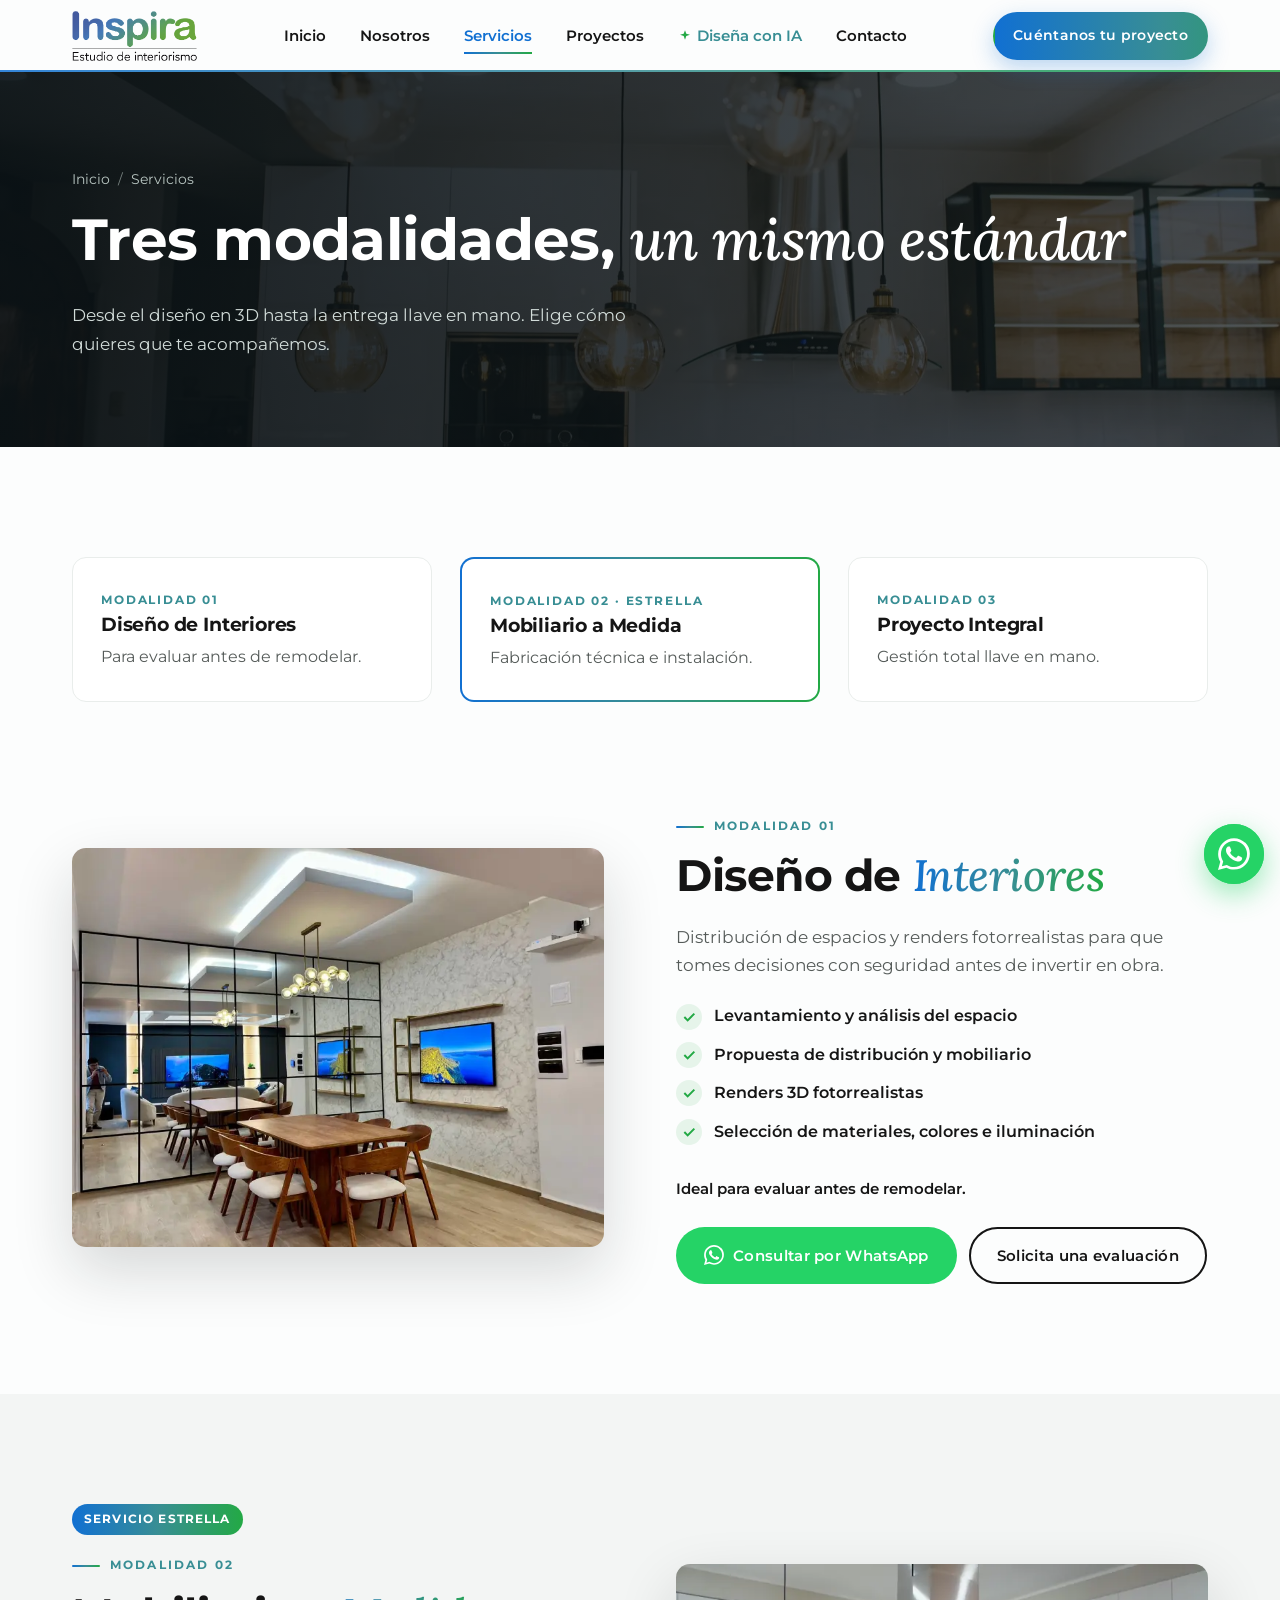
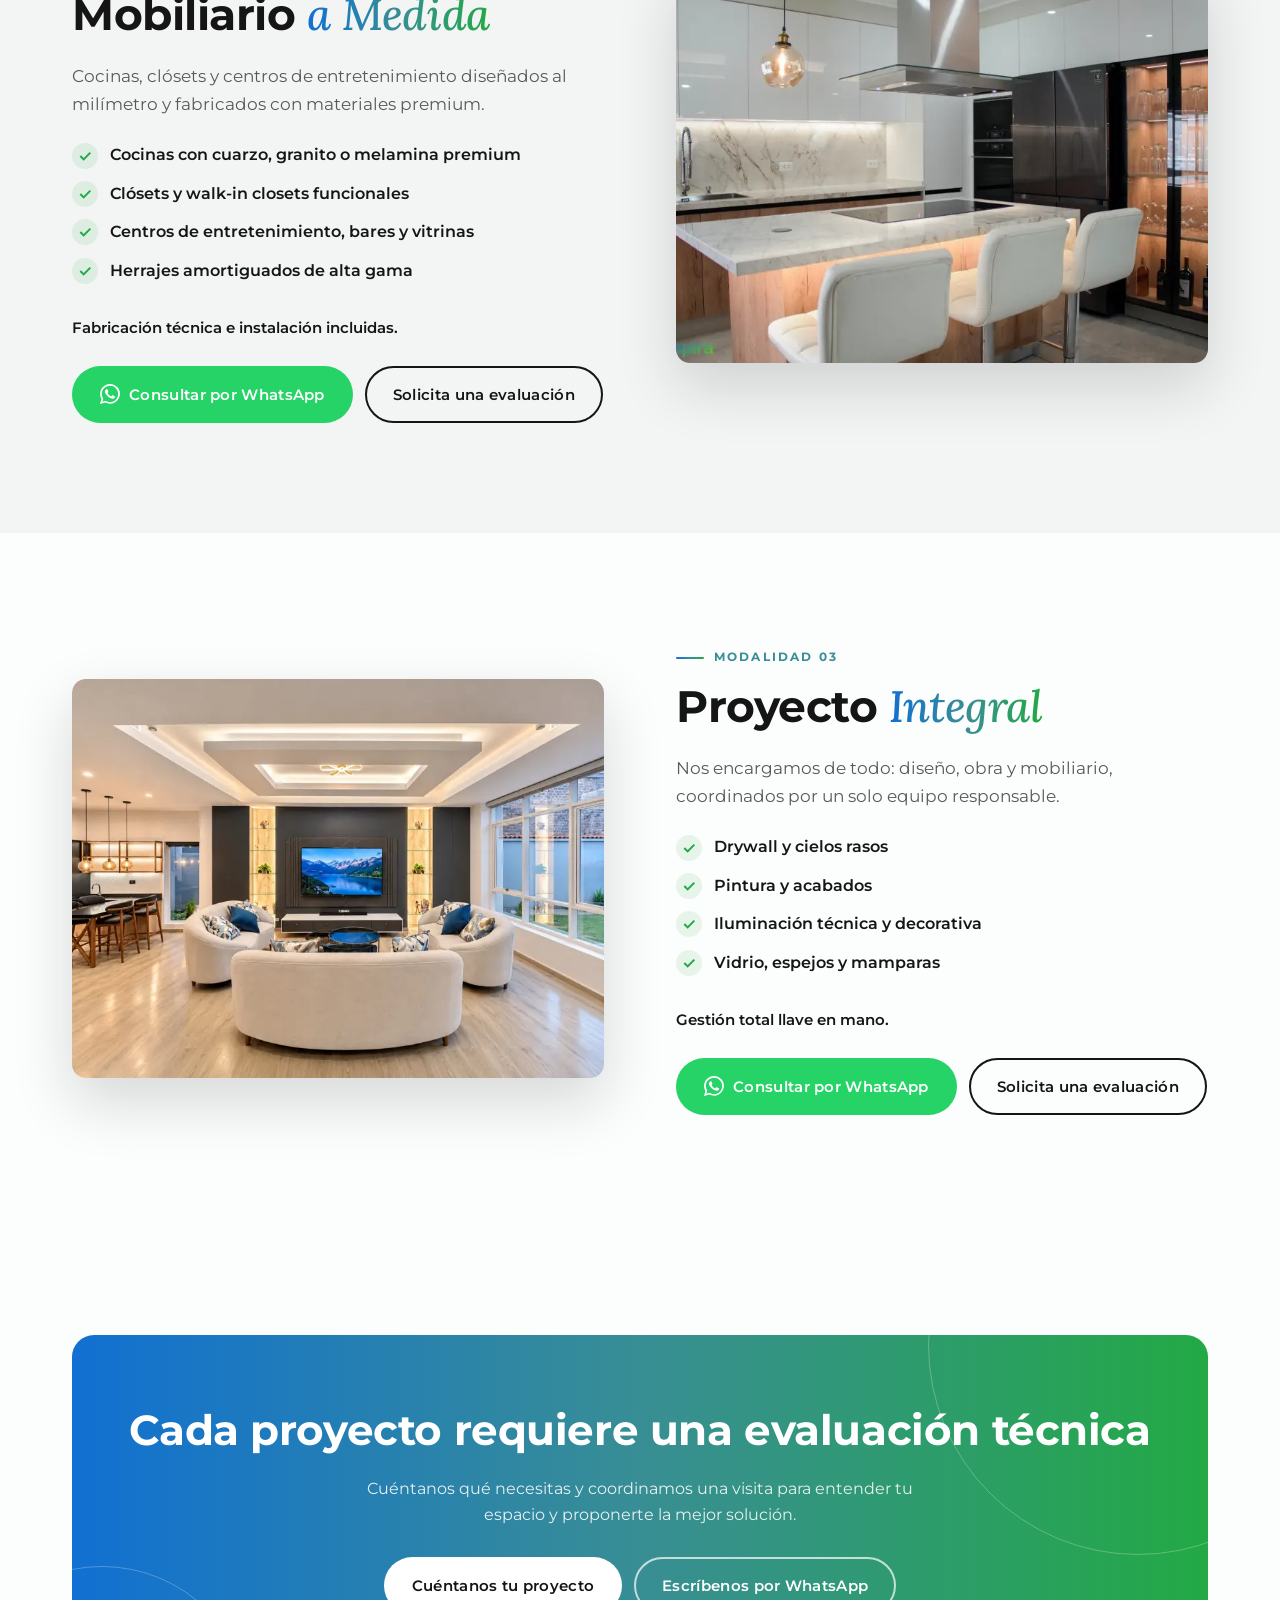
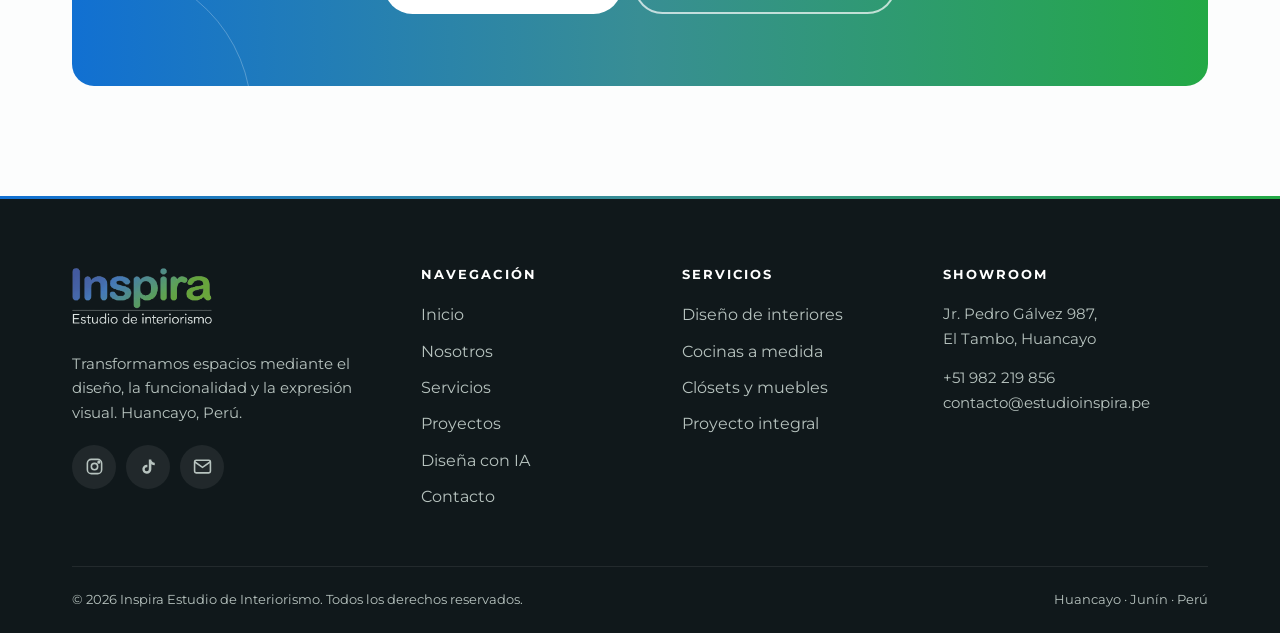
<file: servicios.html>
<!doctype html>
<html lang="es-PE">
<head>
  <meta charset="utf-8">
  <meta name="viewport" content="width=device-width, initial-scale=1, viewport-fit=cover">
  <title>Servicios | Diseño de interiores, cocinas a medida y proyectos integrales en Huancayo</title>
  <meta name="description" content="Diseño de interiores con renders 3D, mobiliario a medida (cocinas, clósets, centros de entretenimiento) y proyectos integrales llave en mano en Huancayo.">
  <meta name="theme-color" content="#1170d2">
  <link rel="canonical" href="https://estudioinspira.pe/servicios.html">
  <meta property="og:type" content="website">
  <meta property="og:locale" content="es_PE">
  <meta property="og:site_name" content="Inspira Estudio de Interiorismo">
  <meta property="og:title" content="Servicios | Diseño de interiores, cocinas a medida y proyectos integrales en Huancayo">
  <meta property="og:description" content="Diseño de interiores con renders 3D, mobiliario a medida (cocinas, clósets, centros de entretenimiento) y proyectos integrales llave en mano en Huancayo.">
  <meta property="og:image" content="https://estudioinspira.pe/assets/img/coc-01.webp">
  <link rel="icon" href="assets/img/favicon-32.png" type="image/png" sizes="32x32">
  <link rel="icon" href="assets/img/favicon-192.png" type="image/png" sizes="192x192">
  <link rel="apple-touch-icon" href="assets/img/apple-touch-icon.png">

  <link rel="preconnect" href="https://fonts.googleapis.com">
  <link rel="preconnect" href="https://fonts.gstatic.com" crossorigin>
  <link href="https://fonts.googleapis.com/css2?family=Lora:ital,wght@1,500&family=Montserrat:wght@400;500;600;700;800&display=swap" rel="stylesheet">
  <link rel="stylesheet" href="assets/css/styles.css">

  <!-- Google Analytics 4: reemplazar G-XXXXXXXXXX por el ID real -->
  <script async src="https://www.googletagmanager.com/gtag/js?id=G-XXXXXXXXXX"></script>
  <script>window.dataLayer=window.dataLayer||[];function gtag(){dataLayer.push(arguments);}gtag('js',new Date());gtag('config','G-XXXXXXXXXX');</script>

</head>
<body>
  <a class="skip-link" href="#main">Saltar al contenido</a>

  <!-- ===== Header ===== -->
  <header class="header">
    <div class="container header__inner">
      <a class="logo" href="index.html" aria-label="Inspira Estudio de Interiorismo — Inicio">
        <img class="logo__img" src="assets/img/logo.webp" alt="Inspira — Estudio de interiorismo" width="474" height="189">
      </a>
      <nav class="nav" aria-label="Principal">
        <ul class="nav__list">
          <li><a class="nav__link" href="index.html">Inicio</a></li>
          <li><a class="nav__link" href="nosotros.html">Nosotros</a></li>
          <li><a class="nav__link" href="servicios.html" aria-current="page">Servicios</a></li>
          <li><a class="nav__link" href="proyectos.html">Proyectos</a></li>
          <li><a class="nav__link nav__link--ia" href="disena-con-ia.html"><svg class="nav__spark" viewBox="0 0 24 24" fill="currentColor" aria-hidden="true"><path d="M12 2l2.2 6.3L20.5 10l-6.3 2.2L12 18.5l-2.2-6.3L3.5 10l6.3-1.7z"/></svg>Diseña con IA</a></li>
          <li><a class="nav__link" href="contacto.html">Contacto</a></li>
        </ul>
      </nav>
      <a class="btn btn--primary btn--sm header__cta" href="contacto.html">Cuéntanos tu proyecto</a>
      <button class="burger" type="button" aria-label="Abrir menú" aria-expanded="false" aria-controls="mobile-nav"><span></span></button>
    </div>
  </header>
  <nav class="mobile-nav" id="mobile-nav" aria-label="Menú móvil">
    <a class="m-link" href="index.html">Inicio <span aria-hidden="true">→</span></a>
    <a class="m-link" href="nosotros.html">Nosotros <span aria-hidden="true">→</span></a>
    <a class="m-link" href="servicios.html" aria-current="page">Servicios <span aria-hidden="true">→</span></a>
    <a class="m-link" href="proyectos.html">Proyectos <span aria-hidden="true">→</span></a>
    <a class="m-link m-link--ia" href="disena-con-ia.html"><span><svg class="nav__spark" viewBox="0 0 24 24" fill="currentColor" aria-hidden="true"><path d="M12 2l2.2 6.3L20.5 10l-6.3 2.2L12 18.5l-2.2-6.3L3.5 10l6.3-1.7z"/></svg>Diseña con IA</span> <span aria-hidden="true">→</span></a>
    <a class="m-link" href="contacto.html">Contacto <span aria-hidden="true">→</span></a>
    <a class="btn btn--primary btn--block" href="contacto.html">Cuéntanos tu proyecto</a>
    <div class="mobile-nav__info">Jr. Pedro Gálvez 987, El Tambo, Huancayo<br>+51 982 219 856</div>
  </nav>

  <main id="main">
    <section class="page-hero">
      <img src="assets/img/coc-12-sm.webp" srcset="assets/img/coc-12-sm.webp 800w, assets/img/coc-12.webp 1800w" sizes="100vw" alt="" fetchpriority="high">
      <div class="container">
        <nav class="breadcrumb" aria-label="Ruta"><a href="index.html">Inicio</a><span aria-hidden="true">/</span><span aria-current="page">Servicios</span></nav>
        <h1>Tres modalidades, <span class="accent">un mismo estándar</span></h1>
        <p>Desde el diseño en 3D hasta la entrega llave en mano. Elige cómo quieres que te acompañemos.</p>
      </div>
    </section>
    <section class="section" style="padding-bottom:0">
      <div class="container">
        <div class="grid grid-3">
          <a class="card reveal" href="#diseno"><span class="service__kicker">Modalidad 01</span><h3>Diseño de Interiores</h3><p>Para evaluar antes de remodelar.</p></a>
          <a class="card service--star reveal" data-delay="1" href="#mobiliario"><span class="service__kicker">Modalidad 02 · Estrella</span><h3>Mobiliario a Medida</h3><p>Fabricación técnica e instalación.</p></a>
          <a class="card reveal" data-delay="2" href="#integral"><span class="service__kicker">Modalidad 03</span><h3>Proyecto Integral</h3><p>Gestión total llave en mano.</p></a>
        </div>
      </div>
    </section>
    <section class="section" id="diseno">
      <div class="container split">
        <div class="feature-media reveal"><div class="feature-media__main"><img src="assets/img/com-05-sm.webp" srcset="assets/img/com-05-sm.webp 800w, assets/img/com-05.webp 1800w" sizes="(min-width: 992px) 600px, 100vw" alt="Comedor y sala integrados con muro de espejo" loading="lazy" width="800" height="600"></div></div><div class="reveal" data-delay="1">
          <span class="eyebrow">Modalidad 01</span>
          <h2 class="section-title">Diseño de <span class="accent text-grad">Interiores</span></h2>
          <p class="lead">Distribución de espacios y renders fotorrealistas para que tomes decisiones con seguridad antes de invertir en obra.</p>
          <ul class="checklist"><li><svg viewBox="0 0 24 24" fill="none" stroke="currentColor" stroke-width="3"><path d="M5 12l5 5L20 7"/></svg>Levantamiento y análisis del espacio</li><li><svg viewBox="0 0 24 24" fill="none" stroke="currentColor" stroke-width="3"><path d="M5 12l5 5L20 7"/></svg>Propuesta de distribución y mobiliario</li><li><svg viewBox="0 0 24 24" fill="none" stroke="currentColor" stroke-width="3"><path d="M5 12l5 5L20 7"/></svg>Renders 3D fotorrealistas</li><li><svg viewBox="0 0 24 24" fill="none" stroke="currentColor" stroke-width="3"><path d="M5 12l5 5L20 7"/></svg>Selección de materiales, colores e iluminación</li></ul>
          <p class="service__note">Ideal para evaluar antes de remodelar.</p>
          <div class="hero__actions">
            <a class="btn btn--wa" href="#" data-wa="Hola Inspira 👋, me interesa el servicio de Diseño de Interiores (renders 3D)." data-wa-loc="servicios_diseno"><svg viewBox="0 0 24 24" fill="currentColor"><path d="M17.5 14.4c-.3-.1-1.8-.9-2-1-.3-.1-.5-.1-.7.1-.2.3-.8 1-.9 1.2-.2.2-.3.2-.6.1-.3-.1-1.3-.5-2.4-1.5-.9-.8-1.5-1.8-1.7-2.1-.2-.3 0-.5.1-.6l.4-.5c.2-.2.2-.3.3-.5.1-.2 0-.4 0-.5l-.9-2.2c-.2-.6-.5-.5-.7-.5h-.6c-.2 0-.5.1-.8.4-.3.3-1 1-1 2.5s1.1 2.9 1.2 3.1c.1.2 2.1 3.2 5.1 4.5.7.3 1.3.5 1.7.6.7.2 1.4.2 1.9.1.6-.1 1.8-.7 2-1.4.2-.7.2-1.3.2-1.4-.1-.2-.3-.3-.6-.4zM12 21.8c-1.8 0-3.5-.5-5-1.4l-.4-.2-3.7 1 1-3.6-.2-.4C2.7 15.6 2.2 13.8 2.2 12 2.2 6.6 6.6 2.2 12 2.2c2.6 0 5.1 1 6.9 2.9 1.8 1.8 2.9 4.3 2.9 6.9 0 5.4-4.4 9.8-9.8 9.8zm8.4-18.2C18.1 1.3 15.2.1 12 .1 5.5.1.1 5.4.1 12c0 2.1.5 4.1 1.6 5.9L0 24l6.3-1.7c1.7.9 3.7 1.4 5.7 1.4 6.6 0 11.9-5.3 11.9-11.9 0-3.2-1.2-6.2-3.5-8.4z"/></svg> Consultar por WhatsApp</a>
            <a class="btn btn--outline" href="contacto.html">Solicita una evaluación</a>
          </div>
        </div>
      </div>
    </section>
    <section class="section section--gray" id="mobiliario">
      <div class="container split">
        <div class="reveal" data-delay="1">
          <span class="badge" style="position:static;display:inline-block;margin-bottom:1rem">Servicio estrella</span><br><span class="eyebrow">Modalidad 02</span>
          <h2 class="section-title">Mobiliario <span class="accent text-grad">a Medida</span></h2>
          <p class="lead">Cocinas, clósets y centros de entretenimiento diseñados al milímetro y fabricados con materiales premium.</p>
          <ul class="checklist"><li><svg viewBox="0 0 24 24" fill="none" stroke="currentColor" stroke-width="3"><path d="M5 12l5 5L20 7"/></svg>Cocinas con cuarzo, granito o melamina premium</li><li><svg viewBox="0 0 24 24" fill="none" stroke="currentColor" stroke-width="3"><path d="M5 12l5 5L20 7"/></svg>Clósets y walk-in closets funcionales</li><li><svg viewBox="0 0 24 24" fill="none" stroke="currentColor" stroke-width="3"><path d="M5 12l5 5L20 7"/></svg>Centros de entretenimiento, bares y vitrinas</li><li><svg viewBox="0 0 24 24" fill="none" stroke="currentColor" stroke-width="3"><path d="M5 12l5 5L20 7"/></svg>Herrajes amortiguados de alta gama</li></ul>
          <p class="service__note">Fabricación técnica e instalación incluidas.</p>
          <div class="hero__actions">
            <a class="btn btn--wa" href="#" data-wa="Hola Inspira 👋, me interesa Mobiliario a Medida (cocina / clóset / centro de entretenimiento)." data-wa-loc="servicios_mobiliario"><svg viewBox="0 0 24 24" fill="currentColor"><path d="M17.5 14.4c-.3-.1-1.8-.9-2-1-.3-.1-.5-.1-.7.1-.2.3-.8 1-.9 1.2-.2.2-.3.2-.6.1-.3-.1-1.3-.5-2.4-1.5-.9-.8-1.5-1.8-1.7-2.1-.2-.3 0-.5.1-.6l.4-.5c.2-.2.2-.3.3-.5.1-.2 0-.4 0-.5l-.9-2.2c-.2-.6-.5-.5-.7-.5h-.6c-.2 0-.5.1-.8.4-.3.3-1 1-1 2.5s1.1 2.9 1.2 3.1c.1.2 2.1 3.2 5.1 4.5.7.3 1.3.5 1.7.6.7.2 1.4.2 1.9.1.6-.1 1.8-.7 2-1.4.2-.7.2-1.3.2-1.4-.1-.2-.3-.3-.6-.4zM12 21.8c-1.8 0-3.5-.5-5-1.4l-.4-.2-3.7 1 1-3.6-.2-.4C2.7 15.6 2.2 13.8 2.2 12 2.2 6.6 6.6 2.2 12 2.2c2.6 0 5.1 1 6.9 2.9 1.8 1.8 2.9 4.3 2.9 6.9 0 5.4-4.4 9.8-9.8 9.8zm8.4-18.2C18.1 1.3 15.2.1 12 .1 5.5.1.1 5.4.1 12c0 2.1.5 4.1 1.6 5.9L0 24l6.3-1.7c1.7.9 3.7 1.4 5.7 1.4 6.6 0 11.9-5.3 11.9-11.9 0-3.2-1.2-6.2-3.5-8.4z"/></svg> Consultar por WhatsApp</a>
            <a class="btn btn--outline" href="contacto.html">Solicita una evaluación</a>
          </div>
        </div><div class="feature-media reveal"><div class="feature-media__main"><img src="assets/img/coc-03-sm.webp" srcset="assets/img/coc-03-sm.webp 800w, assets/img/coc-03.webp 1800w" sizes="(min-width: 992px) 600px, 100vw" alt="Cocina a medida con isla y banquetas" loading="lazy" width="800" height="544"></div></div>
      </div>
    </section>
    <section class="section" id="integral">
      <div class="container split">
        <div class="feature-media reveal"><div class="feature-media__main"><img src="assets/img/sal-01-sm.webp" srcset="assets/img/sal-01-sm.webp 800w, assets/img/sal-01.webp 1800w" sizes="(min-width: 992px) 600px, 100vw" alt="Sala con cielo raso iluminado e iluminación técnica" loading="lazy" width="800" height="600"></div></div><div class="reveal" data-delay="1">
          <span class="eyebrow">Modalidad 03</span>
          <h2 class="section-title">Proyecto <span class="accent text-grad">Integral</span></h2>
          <p class="lead">Nos encargamos de todo: diseño, obra y mobiliario, coordinados por un solo equipo responsable.</p>
          <ul class="checklist"><li><svg viewBox="0 0 24 24" fill="none" stroke="currentColor" stroke-width="3"><path d="M5 12l5 5L20 7"/></svg>Drywall y cielos rasos</li><li><svg viewBox="0 0 24 24" fill="none" stroke="currentColor" stroke-width="3"><path d="M5 12l5 5L20 7"/></svg>Pintura y acabados</li><li><svg viewBox="0 0 24 24" fill="none" stroke="currentColor" stroke-width="3"><path d="M5 12l5 5L20 7"/></svg>Iluminación técnica y decorativa</li><li><svg viewBox="0 0 24 24" fill="none" stroke="currentColor" stroke-width="3"><path d="M5 12l5 5L20 7"/></svg>Vidrio, espejos y mamparas</li></ul>
          <p class="service__note">Gestión total llave en mano.</p>
          <div class="hero__actions">
            <a class="btn btn--wa" href="#" data-wa="Hola Inspira 👋, me interesa un Proyecto Integral llave en mano." data-wa-loc="servicios_integral"><svg viewBox="0 0 24 24" fill="currentColor"><path d="M17.5 14.4c-.3-.1-1.8-.9-2-1-.3-.1-.5-.1-.7.1-.2.3-.8 1-.9 1.2-.2.2-.3.2-.6.1-.3-.1-1.3-.5-2.4-1.5-.9-.8-1.5-1.8-1.7-2.1-.2-.3 0-.5.1-.6l.4-.5c.2-.2.2-.3.3-.5.1-.2 0-.4 0-.5l-.9-2.2c-.2-.6-.5-.5-.7-.5h-.6c-.2 0-.5.1-.8.4-.3.3-1 1-1 2.5s1.1 2.9 1.2 3.1c.1.2 2.1 3.2 5.1 4.5.7.3 1.3.5 1.7.6.7.2 1.4.2 1.9.1.6-.1 1.8-.7 2-1.4.2-.7.2-1.3.2-1.4-.1-.2-.3-.3-.6-.4zM12 21.8c-1.8 0-3.5-.5-5-1.4l-.4-.2-3.7 1 1-3.6-.2-.4C2.7 15.6 2.2 13.8 2.2 12 2.2 6.6 6.6 2.2 12 2.2c2.6 0 5.1 1 6.9 2.9 1.8 1.8 2.9 4.3 2.9 6.9 0 5.4-4.4 9.8-9.8 9.8zm8.4-18.2C18.1 1.3 15.2.1 12 .1 5.5.1.1 5.4.1 12c0 2.1.5 4.1 1.6 5.9L0 24l6.3-1.7c1.7.9 3.7 1.4 5.7 1.4 6.6 0 11.9-5.3 11.9-11.9 0-3.2-1.2-6.2-3.5-8.4z"/></svg> Consultar por WhatsApp</a>
            <a class="btn btn--outline" href="contacto.html">Solicita una evaluación</a>
          </div>
        </div>
      </div>
    </section>
    <section class="section">
      <div class="container">
        <div class="cta-band reveal">
          <h2>Cada proyecto requiere una evaluación técnica</h2>
          <p>Cuéntanos qué necesitas y coordinamos una visita para entender tu espacio y proponerte la mejor solución.</p>
          <div class="cta-band__actions">
            <a class="btn btn--light" href="contacto.html">Cuéntanos tu proyecto</a>
            <a class="btn btn--ghost-light" href="#" data-wa data-wa-loc="servicios_cta">Escríbenos por WhatsApp</a>
          </div>
        </div>
      </div>
    </section>
  </main>

  <!-- ===== Footer ===== -->
  <footer class="footer">
    <div class="container">
      <div class="footer__grid">
        <div>
          <a class="logo logo--light" href="index.html" aria-label="Inspira — Inicio"><img class="logo__img" src="assets/img/logo-light.webp" alt="Inspira — Estudio de interiorismo" width="474" height="189"></a>
          <p style="margin-top:1.2rem">Transformamos espacios mediante el diseño, la funcionalidad y la expresión visual. Huancayo, Perú.</p>
          <div class="socials">
            <a href="https://www.instagram.com/Inspira__estudio" target="_blank" rel="noopener" aria-label="Instagram"><svg viewBox="0 0 24 24" fill="none" stroke="currentColor" stroke-width="2"><rect x="3" y="3" width="18" height="18" rx="5"/><circle cx="12" cy="12" r="4"/><circle cx="17.5" cy="6.5" r="1" fill="currentColor"/></svg></a>
            <a href="https://www.tiktok.com/@estudio.inspira" target="_blank" rel="noopener" aria-label="TikTok"><svg viewBox="0 0 24 24" fill="currentColor"><path d="M16.6 5.8A4.3 4.3 0 0115.5 3h-3.1v12.4a2.6 2.6 0 11-2.6-2.6c.3 0 .5 0 .8.1V9.7a5.7 5.7 0 105 5.7V9a7.4 7.4 0 004.3 1.4V7.3s-1.9.1-3.3-1.5z"/></svg></a>
            <a href="mailto:contacto@estudioinspira.pe" aria-label="Correo electrónico"><svg viewBox="0 0 24 24" fill="none" stroke="currentColor" stroke-width="2"><rect x="2" y="4" width="20" height="16" rx="2"/><path d="M22 6l-10 7L2 6"/></svg></a>
          </div>
        </div>
        <div>
          <h4>Navegación</h4>
          <ul class="footer__links">
            <li><a href="index.html">Inicio</a></li>
            <li><a href="nosotros.html">Nosotros</a></li>
            <li><a href="servicios.html">Servicios</a></li>
            <li><a href="proyectos.html">Proyectos</a></li>
            <li><a href="disena-con-ia.html">Diseña con IA</a></li>
            <li><a href="contacto.html">Contacto</a></li>
          </ul>
        </div>
        <div>
          <h4>Servicios</h4>
          <ul class="footer__links">
            <li><a href="servicios.html#diseno">Diseño de interiores</a></li>
            <li><a href="servicios.html#mobiliario">Cocinas a medida</a></li>
            <li><a href="servicios.html#mobiliario">Clósets y muebles</a></li>
            <li><a href="servicios.html#integral">Proyecto integral</a></li>
          </ul>
        </div>
        <div>
          <h4>Showroom</h4>
          <p>Jr. Pedro Gálvez 987,<br>El Tambo, Huancayo</p>
          <p><a href="#" data-wa data-wa-loc="footer">+51 982 219 856</a><br><a href="mailto:contacto@estudioinspira.pe">contacto@estudioinspira.pe</a></p>
        </div>
      </div>
      <div class="footer__bottom">
        <span>© <span data-year>2026</span> Inspira Estudio de Interiorismo. Todos los derechos reservados.</span>
        <span>Huancayo · Junín · Perú</span>
      </div>
    </div>
  </footer>

  <a class="wa-float" href="#" data-wa data-wa-loc="float" aria-label="Escríbenos por WhatsApp">
    <span class="wa-float__tip">¿Hablamos de tu proyecto?</span>
    <svg viewBox="0 0 24 24" fill="currentColor"><path d="M17.5 14.4c-.3-.1-1.8-.9-2-1-.3-.1-.5-.1-.7.1-.2.3-.8 1-.9 1.2-.2.2-.3.2-.6.1-.3-.1-1.3-.5-2.4-1.5-.9-.8-1.5-1.8-1.7-2.1-.2-.3 0-.5.1-.6l.4-.5c.2-.2.2-.3.3-.5.1-.2 0-.4 0-.5l-.9-2.2c-.2-.6-.5-.5-.7-.5h-.6c-.2 0-.5.1-.8.4-.3.3-1 1-1 2.5s1.1 2.9 1.2 3.1c.1.2 2.1 3.2 5.1 4.5.7.3 1.3.5 1.7.6.7.2 1.4.2 1.9.1.6-.1 1.8-.7 2-1.4.2-.7.2-1.3.2-1.4-.1-.2-.3-.3-.6-.4zM12 21.8c-1.8 0-3.5-.5-5-1.4l-.4-.2-3.7 1 1-3.6-.2-.4C2.7 15.6 2.2 13.8 2.2 12 2.2 6.6 6.6 2.2 12 2.2c2.6 0 5.1 1 6.9 2.9 1.8 1.8 2.9 4.3 2.9 6.9 0 5.4-4.4 9.8-9.8 9.8zm8.4-18.2C18.1 1.3 15.2.1 12 .1 5.5.1.1 5.4.1 12c0 2.1.5 4.1 1.6 5.9L0 24l6.3-1.7c1.7.9 3.7 1.4 5.7 1.4 6.6 0 11.9-5.3 11.9-11.9 0-3.2-1.2-6.2-3.5-8.4z"/></svg>
  </a>

  <script src="assets/js/main.js" defer></script>
</body>
</html>
</file>
<file: assets/css/styles.css>
/* =========================================================
   Inspira · Estudio de Interiorismo — estilos globales
   Mobile first. Paleta y tipografías según manual de marca.
   ========================================================= */

:root {
  --blue: #1170d2;
  --green: #23a945;
  --teal: #388e94;
  --ink: #151515;
  --paper: #fcfdfd;
  --gray-50: #f3f5f4;
  --gray-100: #e9edeb;
  --gray-400: #8a918e;
  --gray-600: #555b59;
  --dark: #10181b;
  --dark-2: #172227;

  --grad: linear-gradient(90deg, var(--blue) 0%, var(--teal) 50%, var(--green) 100%);
  --grad-soft: linear-gradient(135deg, rgba(17,112,210,.08), rgba(35,169,69,.08));

  --font: "Montserrat", Arial, Helvetica, sans-serif;
  --font-accent: "Lora", Georgia, serif;

  --radius: 14px;
  --radius-sm: 8px;
  --shadow: 0 10px 30px rgba(16, 24, 27, .08);
  --shadow-lg: 0 24px 60px rgba(16, 24, 27, .16);
  --header-h: 72px;
  --container: 1200px;
  --ease: cubic-bezier(.2, .7, .2, 1);
}

*, *::before, *::after { box-sizing: border-box; }
html { scroll-behavior: smooth; scroll-padding-top: var(--header-h); }
body {
  margin: 0;
  font-family: var(--font);
  font-size: 16px;
  line-height: 1.65;
  color: var(--ink);
  background: var(--paper);
  -webkit-font-smoothing: antialiased;
  overflow-x: hidden;
}
img { max-width: 100%; display: block; height: auto; }
[hidden] { display: none !important; }
a { color: inherit; text-decoration: none; }
button, input, select, textarea { font: inherit; color: inherit; }
h1, h2, h3, h4 { margin: 0 0 .5em; line-height: 1.15; font-weight: 700; letter-spacing: -.01em; }
p { margin: 0 0 1em; }
ul { margin: 0; padding: 0; list-style: none; }
:focus-visible { outline: 3px solid var(--teal); outline-offset: 3px; border-radius: 4px; }

.container { width: 100%; max-width: var(--container); margin: 0 auto; padding: 0 16px; }
@media (min-width: 768px) { .container { padding: 0 32px; } }

.visually-hidden { position: absolute !important; width: 1px; height: 1px; overflow: hidden; clip: rect(0 0 0 0); white-space: nowrap; }
.skip-link { position: absolute; left: 16px; top: -60px; background: var(--ink); color: #fff; padding: 10px 16px; border-radius: var(--radius-sm); z-index: 200; }
.skip-link:focus { top: 12px; }

/* ---------- Tipografía utilitaria ---------- */
.eyebrow {
  display: inline-block;
  font-size: .75rem; font-weight: 700; letter-spacing: .18em; text-transform: uppercase;
  color: var(--teal); margin-bottom: .9rem;
}
.eyebrow::before { content: ""; display: inline-block; width: 28px; height: 2px; background: var(--grad); vertical-align: middle; margin-right: 10px; border-radius: 2px; }
.accent { font-family: var(--font-accent); font-style: italic; font-weight: 500; }
.text-grad { background: var(--grad); -webkit-background-clip: text; background-clip: text; color: transparent; }
.green { color: var(--green); }
.lead { font-size: 1.075rem; color: var(--gray-600); }
.section-title { font-size: clamp(1.75rem, 4.5vw, 2.75rem); }
.section-head { max-width: 680px; margin-bottom: 2.5rem; }
.section-head.center { margin-left: auto; margin-right: auto; text-align: center; }
.section-head.center .eyebrow::after { content: ""; display: inline-block; width: 28px; height: 2px; background: var(--grad); vertical-align: middle; margin-left: 10px; border-radius: 2px; }

.section { padding: 72px 0; }
@media (min-width: 992px) { .section { padding: 110px 0; } }
.section--gray { background: var(--gray-50); }
.section--dark { background: var(--dark); color: #e9eeec; }
.section--dark .lead { color: #a9b4b1; }

/* ---------- Botones ---------- */
.btn {
  display: inline-flex; align-items: center; justify-content: center; gap: .6em;
  padding: 14px 26px; min-height: 48px;
  font-weight: 600; font-size: .95rem; letter-spacing: .02em;
  border-radius: 999px; border: 2px solid transparent; cursor: pointer;
  transition: transform .25s var(--ease), box-shadow .25s var(--ease), background-color .25s, color .25s, border-color .25s;
  white-space: nowrap;
}
.btn svg { width: 20px; height: 20px; flex: none; }
.btn:hover { transform: translateY(-2px); }
.btn--primary { background: var(--grad); background-size: 160% 100%; color: #fff; box-shadow: 0 8px 22px rgba(17,112,210,.28); }
.btn--primary:hover { background-position: 100% 0; box-shadow: 0 12px 28px rgba(35,169,69,.32); }
.btn--outline { border-color: currentColor; background: transparent; }
.btn--outline:hover { background: var(--ink); color: #fff; border-color: var(--ink); }
.btn--light { background: #fff; color: var(--ink); }
.btn--ghost-light { border-color: rgba(255,255,255,.7); color: #fff; }
.btn--ghost-light:hover { background: #fff; color: var(--ink); }
.btn--wa { background: #25d366; color: #fff; }
.btn--wa:hover { background: #1ebe5a; box-shadow: 0 10px 24px rgba(37,211,102,.35); }
.btn--sm { padding: 10px 18px; min-height: 42px; font-size: .875rem; }
.btn--block { width: 100%; }
.link-arrow { font-weight: 600; display: inline-flex; align-items: center; gap: .4em; color: var(--blue); }
.link-arrow::after { content: "→"; transition: transform .25s var(--ease); }
.link-arrow:hover::after { transform: translateX(4px); }

/* ---------- Logo ---------- */
.logo { display: inline-flex; align-items: center; line-height: 1; }
.logo__img { height: 44px; width: auto; display: block; }
.footer .logo__img { height: 56px; }
@media (min-width: 992px) { .logo__img { height: 50px; } }

/* ---------- Header / Navbar (sticky) ---------- */
.header {
  position: sticky; top: 0; z-index: 100;
  background: rgba(252,253,253,.92);
  backdrop-filter: saturate(160%) blur(12px); -webkit-backdrop-filter: saturate(160%) blur(12px);
  transition: box-shadow .3s;
}
.header.is-scrolled { box-shadow: 0 6px 24px rgba(16,24,27,.08); }
.header::after { content: ""; position: absolute; left: 0; right: 0; bottom: 0; height: 2px; background: var(--grad); opacity: .85; }
.header__inner { display: flex; align-items: center; justify-content: space-between; height: var(--header-h); gap: 24px; }
.nav { display: none; }
.nav__list { display: flex; gap: 6px; }
.nav__link { display: block; padding: 10px 14px; font-weight: 600; font-size: .93rem; border-radius: 999px; position: relative; transition: color .2s; }
.nav__link::after { content: ""; position: absolute; left: 14px; right: 14px; bottom: 4px; height: 2px; background: var(--grad); transform: scaleX(0); transform-origin: left; transition: transform .3s var(--ease); }
.nav__link:hover::after, .nav__link[aria-current="page"]::after { transform: scaleX(1); }
.nav__link[aria-current="page"] { color: var(--blue); }
.header__cta { display: none; }

.burger { width: 48px; height: 48px; border: 0; background: transparent; display: grid; place-items: center; cursor: pointer; border-radius: 50%; }
.burger span, .burger span::before, .burger span::after { display: block; width: 24px; height: 2px; background: var(--ink); border-radius: 2px; position: relative; transition: transform .3s var(--ease), background .2s; }
.burger span::before, .burger span::after { content: ""; position: absolute; left: 0; }
.burger span::before { top: -7px; } .burger span::after { top: 7px; }
.burger[aria-expanded="true"] span { background: transparent; }
.burger[aria-expanded="true"] span::before { transform: translateY(7px) rotate(45deg); }
.burger[aria-expanded="true"] span::after { transform: translateY(-7px) rotate(-45deg); }

/* menú móvil */
.mobile-nav {
  position: fixed; inset: var(--header-h) 0 0 0; z-index: 99;
  background: var(--paper); padding: 24px 16px 40px;
  display: flex; flex-direction: column; gap: 8px;
  transform: translateX(100%); transition: transform .4s var(--ease); visibility: hidden;
  overflow-y: auto;
}
.mobile-nav.is-open { transform: none; visibility: visible; }
.mobile-nav a.m-link { font-size: 1.5rem; font-weight: 700; padding: 12px 4px; border-bottom: 1px solid var(--gray-100); display: flex; justify-content: space-between; }
.mobile-nav a.m-link[aria-current="page"] { color: var(--blue); }
.mobile-nav .btn { margin-top: 20px; }
.mobile-nav__info { margin-top: auto; padding-top: 24px; color: var(--gray-600); font-size: .9rem; }
body.nav-open { overflow: hidden; }

@media (min-width: 992px) {
  .nav { display: block; }
  .header__cta { display: inline-flex; }
  .burger, .mobile-nav { display: none; }
}

/* ---------- Hero slider ---------- */
.hero { position: relative; height: calc(100svh - var(--header-h)); min-height: 520px; max-height: 860px; overflow: hidden; background: var(--dark); color: #fff; }
.hero__slide { position: absolute; inset: 0; opacity: 0; visibility: hidden; transition: opacity 1.1s var(--ease), visibility 1.1s; }
.hero__slide.is-active { opacity: 1; visibility: visible; }
.hero__slide img { width: 100%; height: 100%; object-fit: cover; transform: scale(1.08); transition: transform 7s linear; }
.hero__slide.is-active img { transform: scale(1); }
.hero__slide::after { content: ""; position: absolute; inset: 0; background: linear-gradient(90deg, rgba(10,18,22,.82) 0%, rgba(10,18,22,.45) 55%, rgba(10,18,22,.15) 100%), linear-gradient(0deg, rgba(10,18,22,.6), transparent 40%); }
.hero__caption { position: absolute; inset: 0; z-index: 2; display: flex; align-items: center; }
.hero__content { max-width: 640px; }
.hero__content > * { opacity: 0; transform: translateY(24px); transition: opacity .8s var(--ease), transform .8s var(--ease); }
.is-active .hero__content > * { opacity: 1; transform: none; }
.is-active .hero__content > *:nth-child(2) { transition-delay: .15s; }
.is-active .hero__content > *:nth-child(3) { transition-delay: .3s; }
.is-active .hero__content > *:nth-child(4) { transition-delay: .45s; }
.hero .eyebrow { color: #9fe3b0; }
.hero h1, .hero h2.hero__title { font-size: clamp(2.2rem, 7vw, 4.2rem); font-weight: 700; margin-bottom: .4em; }
.hero__title .accent { color: #7fe39a; }
.hero p { font-size: clamp(1rem, 2.4vw, 1.2rem); color: #dbe4e1; max-width: 520px; }
.hero__actions { display: flex; flex-wrap: wrap; gap: 12px; margin-top: 1.6rem; }
.hero__controls { position: absolute; z-index: 3; left: 0; right: 0; bottom: 28px; }
.hero__controls .container { display: flex; align-items: center; justify-content: space-between; gap: 16px; }
.hero__dots { display: flex; gap: 10px; }
.hero__dot { width: 34px; height: 4px; padding: 0; border: 0; border-radius: 4px; background: rgba(255,255,255,.35); cursor: pointer; position: relative; overflow: hidden; }
.hero__dot::after { content: ""; position: absolute; inset: 0; background: #fff; transform: scaleX(0); transform-origin: left; }
.hero__dot.is-active::after { animation: dotfill var(--slide-ms, 6000ms) linear forwards; }
@keyframes dotfill { to { transform: scaleX(1); } }
.hero__arrows { display: flex; gap: 10px; }
.hero__arrow { width: 48px; height: 48px; border-radius: 50%; border: 1px solid rgba(255,255,255,.5); background: rgba(255,255,255,.08); color: #fff; cursor: pointer; display: grid; place-items: center; transition: background .2s, color .2s; }
.hero__arrow:hover { background: #fff; color: var(--ink); }
.hero__arrow svg { width: 20px; height: 20px; }

/* ---------- Page hero (páginas internas) ---------- */
.page-hero { position: relative; color: #fff; padding: 96px 0 72px; overflow: hidden; background: var(--dark); }
.page-hero img { position: absolute; inset: 0; width: 100%; height: 100%; object-fit: cover; opacity: .45; }
.page-hero::after { content: ""; position: absolute; inset: 0; background: linear-gradient(90deg, rgba(10,18,22,.85), rgba(10,18,22,.35)); }
.page-hero .container { position: relative; z-index: 1; }
.page-hero h1 { font-size: clamp(2.2rem, 6vw, 3.6rem); }
.page-hero p { color: #d2dcd9; max-width: 600px; font-size: 1.075rem; }
.breadcrumb { display: flex; gap: 8px; font-size: .85rem; color: #b9c6c2; margin-bottom: 1rem; }
.breadcrumb a:hover { color: #fff; }
.breadcrumb span[aria-hidden] { opacity: .6; }

/* ---------- Grids ---------- */
.grid { display: grid; gap: 20px; }
@media (min-width: 640px) { .grid-2, .grid-3, .grid-4 { grid-template-columns: repeat(2, 1fr); } }
@media (min-width: 992px) { .grid-3 { grid-template-columns: repeat(3, 1fr); gap: 28px; } .grid-4 { grid-template-columns: repeat(4, 1fr); } }
.split { display: grid; gap: 40px; align-items: center; }
@media (min-width: 992px) { .split { grid-template-columns: 1fr 1fr; gap: 72px; } .split--wide-media { grid-template-columns: .9fr 1.1fr; } }

/* ---------- Cards ---------- */
.card { background: #fff; border: 1px solid var(--gray-100); border-radius: var(--radius); padding: 28px; transition: transform .35s var(--ease), box-shadow .35s var(--ease), border-color .35s; height: 100%; }
.card:hover { transform: translateY(-6px); box-shadow: var(--shadow-lg); border-color: transparent; }
.card h3 { font-size: 1.2rem; }
.card p { color: var(--gray-600); margin: 0; }
.icon-box { width: 54px; height: 54px; border-radius: 14px; display: grid; place-items: center; background: var(--grad-soft); color: var(--teal); margin-bottom: 18px; }
.icon-box svg { width: 26px; height: 26px; }

/* modalidades */
.service { display: flex; flex-direction: column; position: relative; overflow: hidden; padding: 0; }
.service__media { aspect-ratio: 16/10; overflow: hidden; }
.service__media img { width: 100%; height: 100%; object-fit: cover; transition: transform .8s var(--ease); }
.service:hover .service__media img { transform: scale(1.06); }
.service__body { padding: 26px; display: flex; flex-direction: column; flex: 1; }
.service__kicker { font-size: .72rem; font-weight: 700; letter-spacing: .16em; text-transform: uppercase; color: var(--teal); margin-bottom: .5rem; }
.service__list { margin: 1rem 0 1.4rem; display: grid; gap: 8px; font-size: .95rem; }
.service__list li { display: flex; gap: 10px; align-items: flex-start; }
.service__list li::before { content: "✓"; flex: none; width: 20px; height: 20px; margin-top: 2px; border-radius: 50%; background: rgba(35,169,69,.12); color: var(--green); font-size: .75rem; font-weight: 800; display: grid; place-items: center; }
.service__note { font-weight: 600; font-size: .92rem; margin-top: auto; margin-bottom: 1.2rem; }
.service--star { border: 2px solid transparent; background: linear-gradient(#fff, #fff) padding-box, var(--grad) border-box; }
.badge { position: absolute; top: 16px; left: 16px; z-index: 2; background: var(--grad); color: #fff; font-size: .72rem; font-weight: 700; letter-spacing: .1em; text-transform: uppercase; padding: 6px 12px; border-radius: 999px; }

/* ---------- Cocinas estrella ---------- */
.feature-media { position: relative; }
.feature-media__main { border-radius: var(--radius); overflow: hidden; box-shadow: var(--shadow-lg); aspect-ratio: 4/3; }
.feature-media__main img { width: 100%; height: 100%; object-fit: cover; }
.feature-media__float { position: absolute; right: -10px; bottom: -28px; width: 44%; border-radius: var(--radius); overflow: hidden; border: 6px solid var(--paper); box-shadow: var(--shadow-lg); aspect-ratio: 1; display: none; }
.feature-media__float img { width: 100%; height: 100%; object-fit: cover; }
@media (min-width: 640px) { .feature-media__float { display: block; } }
.checklist { display: grid; gap: 12px; margin: 1.5rem 0 2rem; }
.checklist li { display: flex; gap: 12px; align-items: center; font-weight: 600; }
.checklist svg { width: 26px; height: 26px; flex: none; color: var(--green); background: rgba(35,169,69,.1); border-radius: 50%; padding: 5px; }
.stats { display: flex; gap: 32px; flex-wrap: wrap; margin-bottom: 2rem; }
.stat strong { display: block; font-size: 1.9rem; line-height: 1.1; }
.stat span { font-size: .85rem; color: var(--gray-600); }

/* ---------- Pasos (interactivo) ---------- */
.steps { display: grid; gap: 14px; }
@media (min-width: 768px) { .steps { grid-template-columns: repeat(4, 1fr); gap: 18px; } }
.step {
  text-align: left; cursor: pointer; background: var(--dark-2); color: #e9eeec; border: 1px solid rgba(255,255,255,.08);
  border-radius: var(--radius); padding: 26px 22px; position: relative; overflow: hidden;
  transition: transform .35s var(--ease), background .35s, border-color .35s;
}
.step::before { content: ""; position: absolute; left: 0; right: 0; top: 0; height: 3px; background: var(--grad); transform: scaleX(0); transform-origin: left; transition: transform .5s var(--ease); }
.step:hover { transform: translateY(-4px); }
.step.is-active { background: #fff; color: var(--ink); border-color: transparent; }
.step.is-active::before { transform: scaleX(1); }
.step__num { font-size: 2.2rem; font-weight: 800; line-height: 1; margin-bottom: 14px; display: block; }
.step:not(.is-active) .step__num { color: rgba(255,255,255,.25); }
.step.is-active .step__num { background: var(--grad); -webkit-background-clip: text; background-clip: text; color: transparent; }
.step__title { font-size: 1.15rem; font-weight: 700; display: block; margin-bottom: 6px; }
.step__text { font-size: .93rem; opacity: .8; display: block; }
.steps-progress { height: 3px; background: rgba(255,255,255,.1); border-radius: 3px; margin-top: 28px; overflow: hidden; }
.steps-progress span { display: block; height: 100%; width: 25%; background: var(--grad); transition: width .6s var(--ease); }
.step-detail { margin-top: 28px; display: grid; gap: 24px; align-items: center; background: rgba(255,255,255,.04); border: 1px solid rgba(255,255,255,.08); border-radius: var(--radius); padding: 24px; }
@media (min-width: 768px) { .step-detail { grid-template-columns: 1fr auto; padding: 28px 32px; } }
.step-detail p { margin: 0; color: #c8d3d0; }
.step-detail strong { color: #fff; }

/* ---------- Colecciones / proyectos destacados ---------- */
.collection { position: relative; display: block; border-radius: var(--radius); overflow: hidden; aspect-ratio: 4/3; color: #fff; isolation: isolate; }
.collection img { width: 100%; height: 100%; object-fit: cover; transition: transform 1s var(--ease); }
.collection::after { content: ""; position: absolute; inset: 0; background: linear-gradient(0deg, rgba(10,18,22,.8), rgba(10,18,22,0) 60%); z-index: 0; transition: background .4s; }
.collection:hover img { transform: scale(1.07); }
.collection__info { position: absolute; left: 22px; right: 22px; bottom: 20px; z-index: 1; display: flex; justify-content: space-between; align-items: flex-end; gap: 12px; }
.collection__info h3 { margin: 0; font-size: 1.35rem; }
.collection__info small { display: block; color: #cfe0db; font-size: .85rem; }
.collection__go { width: 44px; height: 44px; border-radius: 50%; background: #fff; color: var(--ink); display: grid; place-items: center; flex: none; transform: translateX(10px); opacity: 0; transition: .35s var(--ease); }
.collection:hover .collection__go, .collection:focus-visible .collection__go { transform: none; opacity: 1; }
@media (hover: none) { .collection__go { opacity: 1; transform: none; } }

/* ---------- Galería filtrable ---------- */
.filters { display: flex; gap: 10px; overflow-x: auto; padding-bottom: 6px; margin-bottom: 32px; scrollbar-width: none; -webkit-overflow-scrolling: touch; }
.filters::-webkit-scrollbar { display: none; }
@media (min-width: 768px) { .filters { flex-wrap: wrap; justify-content: center; overflow: visible; } }
.filter { flex: none; padding: 10px 20px; min-height: 44px; border-radius: 999px; border: 1.5px solid var(--gray-100); background: #fff; font-weight: 600; font-size: .9rem; cursor: pointer; transition: .25s; }
.filter:hover { border-color: var(--teal); color: var(--teal); }
.filter.is-active { background: var(--ink); border-color: var(--ink); color: #fff; }
.gallery { display: grid; grid-template-columns: repeat(2, 1fr); gap: 10px; grid-auto-flow: dense; }
@media (min-width: 768px) { .gallery { grid-template-columns: repeat(3, 1fr); gap: 16px; } }
@media (min-width: 1200px) { .gallery { grid-template-columns: repeat(4, 1fr); } }
.gallery__item { position: relative; border-radius: var(--radius-sm); overflow: hidden; cursor: zoom-in; aspect-ratio: 1; border: 0; padding: 0; background: var(--gray-100); transition: opacity .4s, transform .4s var(--ease); }
.gallery__item.tall { grid-row: span 2; aspect-ratio: auto; }
.gallery__item.wide { grid-column: span 2; aspect-ratio: 2/1; }
.gallery__item img { width: 100%; height: 100%; object-fit: cover; transition: transform .8s var(--ease); }
.gallery__item:hover img { transform: scale(1.06); }
.gallery__item figcaption { position: absolute; inset: auto 0 0 0; padding: 28px 14px 12px; color: #fff; text-align: left; background: linear-gradient(0deg, rgba(10,18,22,.85), transparent); font-size: .85rem; transform: translateY(100%); transition: transform .35s var(--ease); }
.gallery__item figcaption strong { display: block; font-size: .95rem; }
.gallery__item:hover figcaption, .gallery__item:focus-visible figcaption { transform: none; }
@media (hover: none) { .gallery__item figcaption { transform: none; } }
.gallery__item.is-hidden { display: none; }
.gallery-empty { text-align: center; padding: 48px 16px; color: var(--gray-600); border: 2px dashed var(--gray-100); border-radius: var(--radius); }

/* ---------- Antes / Después ---------- */
.ba { position: relative; aspect-ratio: 16/10; border-radius: var(--radius); overflow: hidden; user-select: none; touch-action: pan-y; box-shadow: var(--shadow-lg); --pos: 50%; background: var(--gray-100); }
.ba img { position: absolute; inset: 0; width: 100%; height: 100%; object-fit: cover; pointer-events: none; }
.ba__before { clip-path: inset(0 calc(100% - var(--pos)) 0 0); }
.ba__handle { position: absolute; top: 0; bottom: 0; left: var(--pos); width: 3px; margin-left: -1.5px; background: #fff; pointer-events: none; }
.ba__handle::after { content: "⟷"; position: absolute; top: 50%; left: 50%; width: 48px; height: 48px; transform: translate(-50%, -50%); background: #fff; color: var(--ink); border-radius: 50%; display: grid; place-items: center; font-size: 1.3rem; box-shadow: var(--shadow); }
.ba__range { position: absolute; inset: 0; width: 100%; height: 100%; opacity: 0; cursor: ew-resize; margin: 0; }
.ba__label { position: absolute; top: 14px; padding: 6px 12px; border-radius: 999px; background: rgba(10,18,22,.7); color: #fff; font-size: .75rem; font-weight: 700; letter-spacing: .1em; text-transform: uppercase; pointer-events: none; }
.ba__label--before { left: 14px; } .ba__label--after { right: 14px; }

/* ---------- Lightbox ---------- */
.lightbox { position: fixed; inset: 0; z-index: 300; background: rgba(8,12,14,.95); display: none; align-items: center; justify-content: center; padding: 64px 12px; }
.lightbox.is-open { display: flex; }
.lightbox__figure { margin: 0; max-width: 1200px; width: 100%; max-height: 100%; display: flex; flex-direction: column; align-items: center; gap: 14px; }
.lightbox__img { max-height: calc(100svh - 190px); width: auto; max-width: 100%; border-radius: var(--radius-sm); object-fit: contain; }
.lightbox__cap { color: #dfe7e5; text-align: center; font-size: .92rem; }
.lightbox__cap strong { color: #fff; display: block; font-size: 1.05rem; }
.lightbox__btn { position: absolute; width: 48px; height: 48px; border-radius: 50%; border: 0; background: rgba(255,255,255,.12); color: #fff; cursor: pointer; display: grid; place-items: center; font-size: 1.4rem; }
.lightbox__btn:hover { background: rgba(255,255,255,.25); }
.lightbox__close { top: 12px; right: 12px; }
.lightbox__prev { left: 12px; top: 50%; transform: translateY(-50%); }
.lightbox__next { right: 12px; top: 50%; transform: translateY(-50%); }

/* ---------- Showroom / mapa ---------- */
.map { border-radius: var(--radius); overflow: hidden; aspect-ratio: 4/3; background: var(--gray-100); box-shadow: var(--shadow); }
.map iframe { width: 100%; height: 100%; border: 0; display: block; }
.info-list { display: grid; gap: 18px; margin: 1.5rem 0 2rem; }
.info-list li { display: flex; gap: 14px; align-items: flex-start; }
.info-list .icon-box { width: 44px; height: 44px; margin: 0; flex: none; border-radius: 12px; }
.info-list .icon-box svg { width: 20px; height: 20px; }
.info-list small { display: block; font-size: .72rem; font-weight: 700; letter-spacing: .14em; text-transform: uppercase; color: var(--gray-400); }
.info-list a:hover { color: var(--blue); }

/* ---------- CTA band ---------- */
.cta-band { position: relative; overflow: hidden; background: var(--grad); color: #fff; border-radius: 22px; padding: 48px 24px; text-align: center; }
.cta-band::before, .cta-band::after { content: ""; position: absolute; border-radius: 50%; border: 1px solid rgba(255,255,255,.25); }
.cta-band::before { width: 420px; height: 420px; right: -140px; top: -200px; }
.cta-band::after { width: 300px; height: 300px; left: -120px; bottom: -180px; }
.cta-band h2 { font-size: clamp(1.7rem, 4.5vw, 2.6rem); position: relative; }
.cta-band p { color: rgba(255,255,255,.88); max-width: 560px; margin: 0 auto 1.8rem; position: relative; }
.cta-band__actions { display: flex; gap: 12px; justify-content: center; flex-wrap: wrap; position: relative; }
@media (min-width: 768px) { .cta-band { padding: 72px 48px; } }

/* ---------- Valores / equipo ---------- */
.pill-list { display: flex; flex-wrap: wrap; gap: 10px; }
.pill-list li { padding: 8px 16px; border-radius: 999px; background: #fff; border: 1px solid var(--gray-100); font-weight: 600; font-size: .9rem; }
.team-card { text-align: center; }
.team-card__avatar { width: 96px; height: 96px; border-radius: 50%; margin: 0 auto 16px; background: var(--grad); color: #fff; display: grid; place-items: center; font-weight: 800; font-size: 1.6rem; }
.team-card small { color: var(--teal); font-weight: 700; letter-spacing: .08em; text-transform: uppercase; font-size: .75rem; }
.quote { font-family: var(--font-accent); font-style: italic; font-size: clamp(1.4rem, 3.5vw, 2rem); line-height: 1.4; margin: 0; }
.quote-wrap { border-left: 4px solid; border-image: var(--grad) 1; padding-left: 24px; }
.img-stack { display: grid; grid-template-columns: 1fr 1fr; gap: 14px; }
.img-stack img { border-radius: var(--radius); width: 100%; height: 100%; object-fit: cover; aspect-ratio: 3/4; }
.img-stack img:first-child { margin-top: 40px; }

/* ---------- Formulario ---------- */
.form-card { background: #fff; border-radius: 20px; padding: 28px 20px; box-shadow: var(--shadow-lg); }
@media (min-width: 768px) { .form-card { padding: 44px; } }
.form-grid { display: grid; gap: 18px; }
@media (min-width: 640px) { .form-grid { grid-template-columns: 1fr 1fr; } .form-grid .full { grid-column: 1 / -1; } }
.field label { display: block; font-weight: 600; font-size: .9rem; margin-bottom: 6px; }
.field label .opt { color: var(--gray-400); font-weight: 500; }
.field input, .field select, .field textarea {
  width: 100%; min-height: 50px; padding: 12px 16px; border-radius: 10px;
  border: 1.5px solid var(--gray-100); background: var(--gray-50); font-size: 16px; transition: border-color .2s, background .2s, box-shadow .2s;
}
.field textarea { min-height: 120px; resize: vertical; }
.field input:focus, .field select:focus, .field textarea:focus { outline: none; border-color: var(--teal); background: #fff; box-shadow: 0 0 0 4px rgba(56,142,148,.15); }
.field.has-error input, .field.has-error select { border-color: #d64545; }
.field__error { color: #c23030; font-size: .82rem; margin-top: 4px; display: none; }
.field.has-error .field__error { display: block; }
.chips { display: flex; flex-wrap: wrap; gap: 8px; }
.chip input { position: absolute; opacity: 0; pointer-events: none; }
.chip span { display: inline-block; padding: 10px 16px; border-radius: 999px; border: 1.5px solid var(--gray-100); background: var(--gray-50); font-weight: 600; font-size: .9rem; cursor: pointer; transition: .2s; }
.chip input:checked + span { background: var(--ink); color: #fff; border-color: var(--ink); }
.chip input:focus-visible + span { outline: 3px solid var(--teal); outline-offset: 2px; }
.dropzone { display: flex; flex-direction: column; align-items: center; gap: 6px; padding: 24px; border: 2px dashed var(--gray-100); border-radius: 12px; text-align: center; cursor: pointer; color: var(--gray-600); font-size: .9rem; transition: border-color .2s, background .2s; }
.dropzone:hover, .dropzone.is-drag { border-color: var(--teal); background: rgba(56,142,148,.05); }
.dropzone svg { width: 30px; height: 30px; color: var(--teal); }
.dropzone input { position: absolute; opacity: 0; width: 1px; height: 1px; }
.file-list { font-size: .85rem; color: var(--gray-600); margin-top: 8px; }
.form-note { font-size: .82rem; color: var(--gray-400); margin-top: 14px; }
.form-success { display: none; text-align: center; padding: 24px 0; }
.form-success.is-visible { display: block; }
.form-success .icon-box { margin: 0 auto 16px; width: 70px; height: 70px; border-radius: 50%; }

/* ---------- Footer ---------- */
.footer { background: var(--dark); color: #b7c3bf; padding: 72px 0 0; position: relative; }
.footer::before { content: ""; position: absolute; top: 0; left: 0; right: 0; height: 3px; background: var(--grad); }
.footer__grid { display: grid; gap: 40px; }
@media (min-width: 768px) { .footer__grid { grid-template-columns: 1.4fr 1fr 1fr 1.2fr; } }
.footer h4 { color: #fff; font-size: .8rem; letter-spacing: .16em; text-transform: uppercase; margin-bottom: 1.2rem; }
.footer__links { display: grid; gap: 10px; }
.footer a:hover { color: #fff; }
.footer p { font-size: .93rem; }
.socials { display: flex; gap: 10px; margin-top: 1.2rem; }
.socials a { width: 44px; height: 44px; border-radius: 50%; display: grid; place-items: center; background: rgba(255,255,255,.07); transition: background .25s, transform .25s; }
.socials a:hover { background: var(--grad); transform: translateY(-3px); }
.socials svg { width: 19px; height: 19px; }
.footer__bottom { margin-top: 56px; padding: 22px 0 96px; border-top: 1px solid rgba(255,255,255,.08); display: flex; flex-wrap: wrap; gap: 8px 24px; justify-content: space-between; font-size: .82rem; }
@media (min-width: 768px) { .footer__bottom { padding-bottom: 22px; } }
.visitas { display: inline-flex; align-items: center; gap: 6px; font-variant-numeric: tabular-nums; }
.visitas svg { width: 15px; height: 15px; opacity: .7; }
.visitas strong { color: #fff; font-weight: 600; }

/* ---------- WhatsApp flotante ---------- */
.wa-float {
  position: fixed; right: 16px; bottom: 16px; z-index: 150;
  width: 60px; height: 60px; border-radius: 50%; background: #25d366; color: #fff;
  display: grid; place-items: center; box-shadow: 0 10px 28px rgba(37,211,102,.45);
  transition: transform .3s var(--ease);
}
.wa-float:hover { transform: scale(1.08); }
.wa-float svg { width: 32px; height: 32px; }
.wa-float::before { content: ""; position: absolute; inset: 0; border-radius: 50%; background: #25d366; z-index: -1; animation: pulse 2.4s ease-out infinite; }
@keyframes pulse { 0% { transform: scale(1); opacity: .6; } 100% { transform: scale(1.6); opacity: 0; } }
.wa-float__tip { position: absolute; right: 72px; white-space: nowrap; background: #fff; color: var(--ink); padding: 8px 14px; border-radius: 10px; font-size: .85rem; font-weight: 600; box-shadow: var(--shadow); opacity: 0; transform: translateX(8px); transition: .3s var(--ease); pointer-events: none; }
.wa-float:hover .wa-float__tip { opacity: 1; transform: none; }

/* ---------- Animaciones de entrada ---------- */
.reveal { opacity: 0; transform: translateY(28px); transition: opacity .8s var(--ease), transform .8s var(--ease); }
.reveal.is-visible { opacity: 1; transform: none; }
.reveal[data-delay="1"] { transition-delay: .1s; }
.reveal[data-delay="2"] { transition-delay: .2s; }
.reveal[data-delay="3"] { transition-delay: .3s; }

@media (prefers-reduced-motion: reduce) {
  *, *::before, *::after { animation: none !important; transition: none !important; scroll-behavior: auto !important; }
  .reveal { opacity: 1; transform: none; }
}

/* =========================================================
   Demo: Diseña tu espacio con IA
   ========================================================= */
/* Pasos en una columna, cada uno como acordeón; la generación del diseño debajo */
.ia-grid { display: grid; gap: 28px; }
.ia-panel { width: 100%; max-width: 860px; margin: 0 auto; background: #fff; border-radius: 20px; padding: 16px; box-shadow: var(--shadow-lg); display: grid; gap: 10px; }
@media (min-width: 768px) { .ia-panel { padding: 24px; } }
.ia-panel > #ia-generate { justify-self: center; width: 100%; max-width: 420px; margin-top: 10px; }
.ia-panel > .ia-msg, .ia-panel > .ia-disclaimer { text-align: center; margin: 0; }

/* Acordeón de pasos (se arma en ia-demo.js a partir de cada .ia-block) */
.ia-acc { border: 1.5px solid var(--gray-100); border-radius: 14px; background: #fff; transition: border-color .25s, box-shadow .25s; scroll-margin-top: calc(var(--header-h) + 16px); }
.ia-acc.is-open { border-color: transparent; background: linear-gradient(#fff, #fff) padding-box, var(--grad) border-box; box-shadow: 0 10px 28px rgba(17,112,210,.10); }
.ia-acc__head { width: 100%; display: flex; align-items: center; gap: 12px; padding: 14px 16px; background: none; border: 0; cursor: pointer; text-align: left; border-radius: 14px; }
.ia-acc__head .ia-step { margin: 0; flex: none; }
.ia-acc__value { flex: 1; min-width: 0; text-align: right; font-size: .85rem; font-weight: 600; color: var(--ink); white-space: nowrap; overflow: hidden; text-overflow: ellipsis; }
.ia-acc__check { flex: none; width: 22px; height: 22px; border-radius: 50%; display: grid; place-items: center; background: var(--gray-100); color: transparent; font-size: .72rem; font-weight: 800; transition: .25s; }
.ia-acc.is-done .ia-acc__check { background: var(--green); color: #fff; }
.ia-acc__chev { flex: none; width: 18px; height: 18px; color: var(--gray-400); transition: transform .3s var(--ease); }
.ia-acc.is-open .ia-acc__chev { transform: rotate(180deg); color: var(--teal); }
.ia-acc.is-open .ia-acc__value { visibility: hidden; }
.ia-acc__body { display: grid; grid-template-rows: 0fr; transition: grid-template-rows .35s var(--ease); }
.ia-acc.is-open .ia-acc__body { grid-template-rows: 1fr; }
.ia-acc__inner { overflow: hidden; min-height: 0; }
.ia-acc__inner > :first-child { margin-top: 0; }
.ia-acc__pad { padding: 2px 16px 18px; }
.ia-step { font-size: .72rem; font-weight: 700; letter-spacing: .16em; text-transform: uppercase; color: var(--teal); margin: 0 0 10px; }
.ia-more .ia-block + .ia-block { margin-top: 20px; }
.ia-stage { scroll-margin-top: calc(var(--header-h) + 16px); }
.ia-upload { position: relative; display: block; border: 2px dashed var(--gray-100); border-radius: 14px; overflow: hidden; cursor: pointer; transition: border-color .2s, background .2s; background: var(--gray-50); }
.ia-upload:hover, .ia-upload.is-drag { border-color: var(--teal); background: rgba(56,142,148,.05); }
.ia-upload input { position: absolute; opacity: 0; width: 1px; height: 1px; }
.ia-upload__empty { display: flex; flex-direction: column; align-items: center; gap: 8px; padding: 36px 16px; text-align: center; color: var(--gray-600); font-size: .9rem; }
.ia-upload__empty svg { width: 40px; height: 40px; color: var(--teal); }
.ia-upload img { width: 100%; max-height: 260px; object-fit: cover; }
.ia-upload__change { position: absolute; right: 10px; bottom: 10px; background: rgba(10,18,22,.75); color: #fff; font-size: .8rem; font-weight: 600; padding: 6px 12px; border-radius: 999px; }
.style-grid { display: grid; grid-template-columns: repeat(2, 1fr); gap: 8px; }
@media (min-width: 768px) { .ia-panel .style-grid { grid-template-columns: repeat(3, 1fr); } }
.style-opt input { position: absolute; opacity: 0; pointer-events: none; }
.style-opt span { display: block; height: 100%; padding: 12px; border-radius: 12px; border: 1.5px solid var(--gray-100); background: var(--gray-50); cursor: pointer; transition: .2s; font-weight: 700; font-size: .9rem; line-height: 1.3; }
.style-opt small { display: block; font-weight: 500; font-size: .75rem; color: var(--gray-600); margin-top: 2px; }
.style-opt input:checked + span { border-color: transparent; background: linear-gradient(#fff, #fff) padding-box, var(--grad) border-box; box-shadow: 0 6px 18px rgba(17,112,210,.12); }
.style-opt input:focus-visible + span { outline: 3px solid var(--teal); outline-offset: 2px; }
.ia-msg { margin-top: 14px; font-size: .88rem; padding: 12px 14px; border-radius: 10px; display: none; }
.ia-msg.is-error { display: block; background: #fdecec; color: #a32020; }
.ia-stage { position: relative; min-height: 360px; border-radius: 20px; background: var(--gray-50); border: 1px solid var(--gray-100); display: grid; place-items: center; overflow: hidden; }
.ia-placeholder { text-align: center; padding: 40px 24px; color: var(--gray-600); max-width: 420px; }
.ia-placeholder .icon-box { margin: 0 auto 16px; width: 64px; height: 64px; }
.ia-loading { text-align: center; padding: 40px 24px; }
.ia-spinner { width: 56px; height: 56px; margin: 0 auto 18px; border-radius: 50%; border: 4px solid var(--gray-100); border-top-color: var(--blue); border-right-color: var(--green); animation: spin 1s linear infinite; }
@keyframes spin { to { transform: rotate(360deg); } }
.ia-loading p { margin: 0; font-weight: 600; }
.ia-loading small { color: var(--gray-600); }
.ia-result { width: 100%; }
.ia-result .ba { border-radius: 20px; box-shadow: none; aspect-ratio: auto; }
.ia-result .ba img:first-child { position: relative; height: auto; }
.ia-actions { display: flex; flex-wrap: wrap; gap: 10px; margin-top: 18px; }
.ia-disclaimer { font-size: .8rem; color: var(--gray-400); margin-top: 14px; }
.demo-tag { display: inline-block; background: rgba(255,255,255,.15); border: 1px solid rgba(255,255,255,.35); color: #fff; font-size: .72rem; font-weight: 700; letter-spacing: .12em; text-transform: uppercase; padding: 5px 12px; border-radius: 999px; margin-bottom: 14px; }

/* Enlace "Diseña con IA" en el menú */
.nav__spark { width: 14px; height: 14px; display: inline-block; vertical-align: -2px; margin-right: 5px; color: var(--green); }
.nav__link--ia { color: var(--teal); }
.m-link--ia { color: var(--teal); }
.m-link--ia .nav__spark { width: 18px; height: 18px; vertical-align: -1px; margin-right: 8px; }
@media (min-width: 992px) and (max-width: 1199px) {
  .header__inner { gap: 12px; }
  .nav__link { padding: 10px 9px; font-size: .86rem; }
  .nav__link::after { left: 9px; right: 9px; }
  .header__cta { padding: 10px 14px; font-size: .82rem; }
}
.ia-hint { font-size: .82rem; color: var(--gray-600); margin: -4px 0 10px; }
.layout-grid { display: grid; grid-template-columns: repeat(2, 1fr); gap: 8px; }
@media (min-width: 420px) { .layout-grid { grid-template-columns: repeat(3, 1fr); } }
@media (min-width: 768px) { .layout-grid { grid-template-columns: repeat(4, 1fr); } }
.layout-opt input { position: absolute; opacity: 0; pointer-events: none; }
.layout-opt span { display: flex; flex-direction: column; gap: 6px; height: 100%; padding: 8px 8px 10px; border-radius: 12px; border: 1.5px solid var(--gray-100); background: #fff; cursor: pointer; font-weight: 700; font-size: .82rem; text-align: center; transition: .2s; }
.layout-opt img { width: 100%; aspect-ratio: 4/3; object-fit: contain; border-radius: 6px; background: #fff; }
.layout-opt input:checked + span { border-color: transparent; background: linear-gradient(#fff, #fff) padding-box, var(--grad) border-box; box-shadow: 0 6px 18px rgba(17,112,210,.12); }
.layout-opt input:focus-visible + span { outline: 3px solid var(--teal); outline-offset: 2px; }

/* Demo IA: esquema de la función, "Más opciones" y protección de imagen (informe IA) */
.ia-flow { list-style: none; margin: 0 0 32px; padding: 0; display: grid; gap: 12px; counter-reset: none; }
@media (min-width: 768px) { .ia-flow { grid-template-columns: repeat(3, 1fr); gap: 16px; } }
.ia-flow li { display: flex; gap: 14px; align-items: flex-start; background: #fff; border: 1px solid var(--gray-100); border-radius: var(--radius); padding: 18px; position: relative; }
.ia-flow__n { flex: none; width: 38px; height: 38px; border-radius: 50%; background: var(--grad); color: #fff; font-weight: 800; display: grid; place-items: center; }
.ia-flow strong { display: block; font-size: 1rem; }
.ia-flow p { margin: 2px 0 0; font-size: .86rem; color: var(--gray-600); line-height: 1.5; }
@media (min-width: 768px) { .ia-flow li:not(:last-child)::after { content: "→"; position: absolute; right: -14px; top: 50%; transform: translateY(-50%); color: var(--teal); font-weight: 800; z-index: 1; } }
.ia-more { margin-top: 0; border: 1.5px solid var(--gray-100); border-radius: 14px; padding: 0 16px; }
.ia-more[open] { padding-bottom: 16px; }
.ia-more summary { cursor: pointer; list-style: none; padding: 14px 0; font-weight: 700; font-size: .92rem; display: flex; justify-content: space-between; align-items: center; }
.ia-more summary::-webkit-details-marker { display: none; }
.ia-more summary::after { content: ""; width: 8px; height: 8px; margin-right: 5px; border-right: 2.5px solid var(--gray-400); border-bottom: 2.5px solid var(--gray-400); transform: translateY(-3px) rotate(45deg); transition: transform .3s var(--ease); }
.ia-more[open] summary::after { transform: translateY(2px) rotate(-135deg); border-color: var(--teal); }
.ia-more summary small { color: var(--gray-400); font-weight: 500; margin-left: 4px; margin-right: auto; }
.ia-subtitle { font-size: .72rem; font-weight: 700; letter-spacing: .16em; text-transform: uppercase; color: var(--teal); margin: 0 0 10px; }
.ia-protect img { -webkit-user-select: none; user-select: none; -webkit-touch-callout: none; -webkit-user-drag: none; }
</file>
